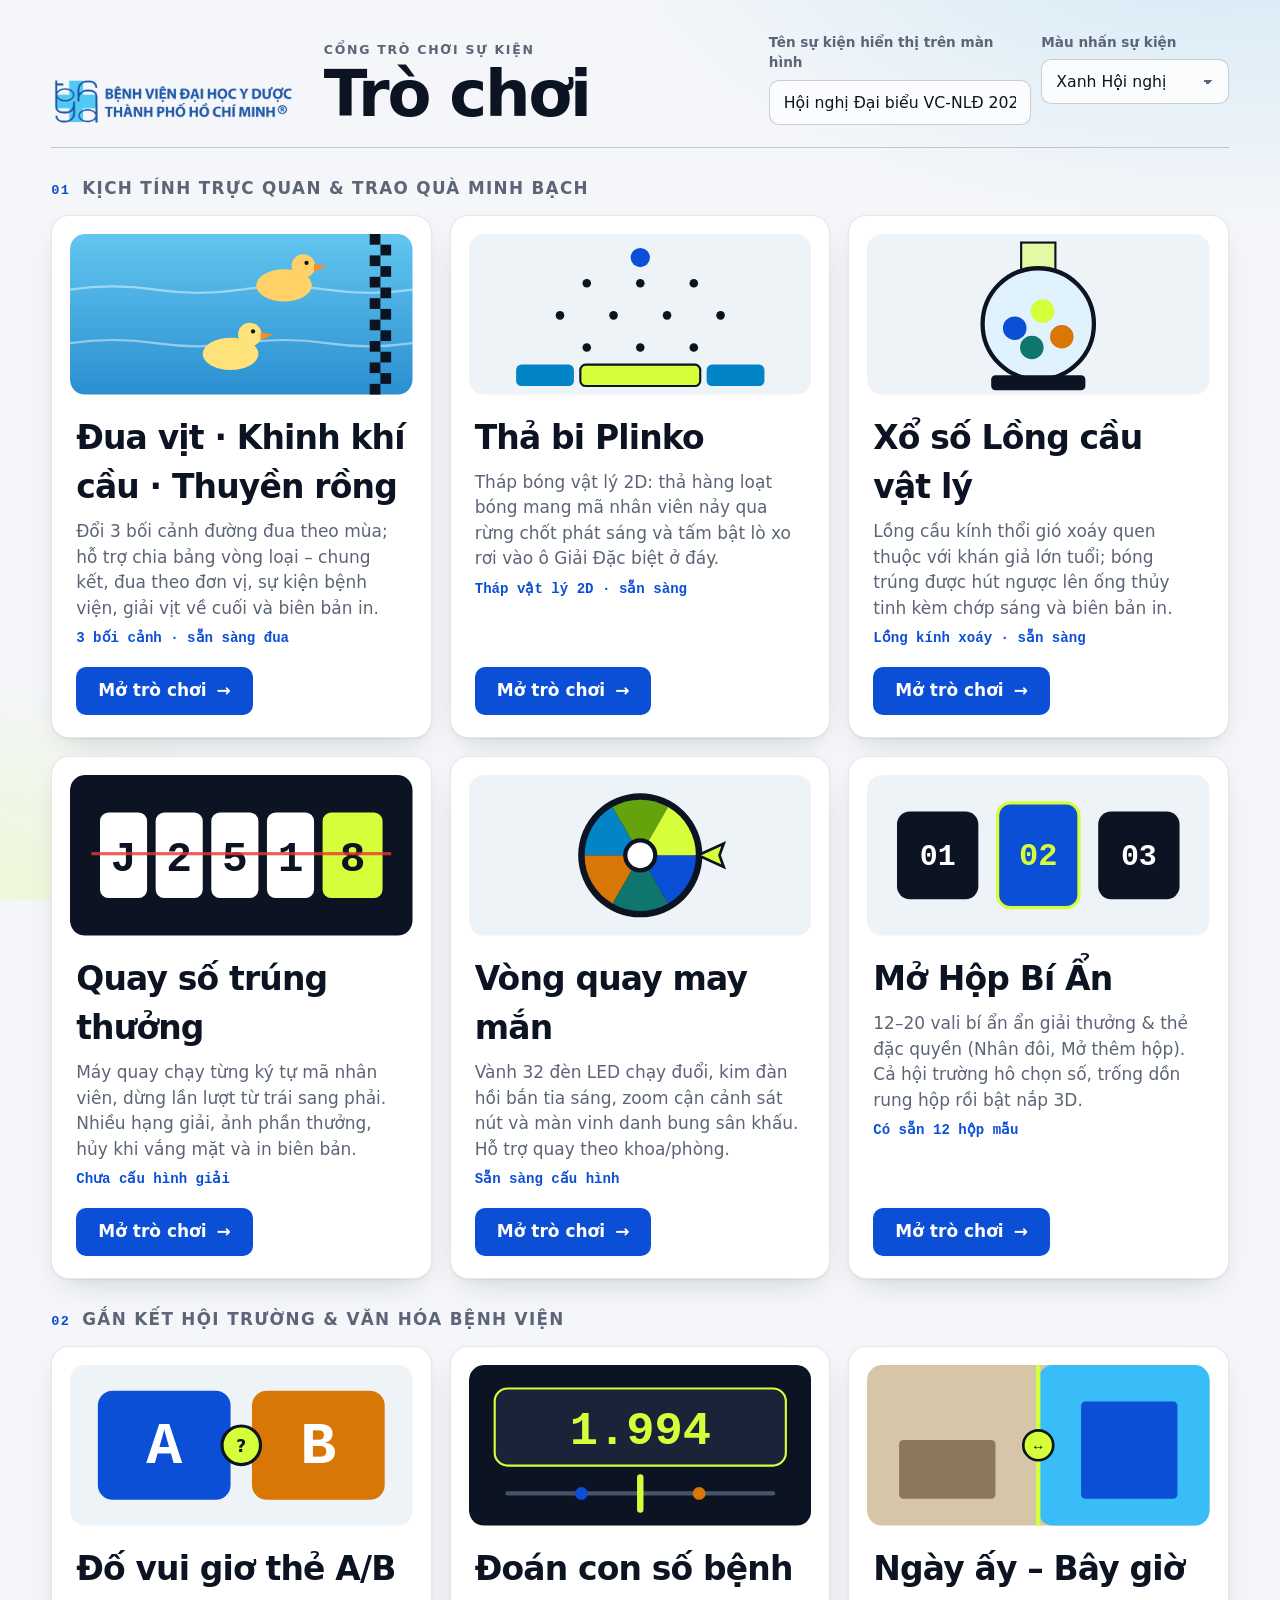
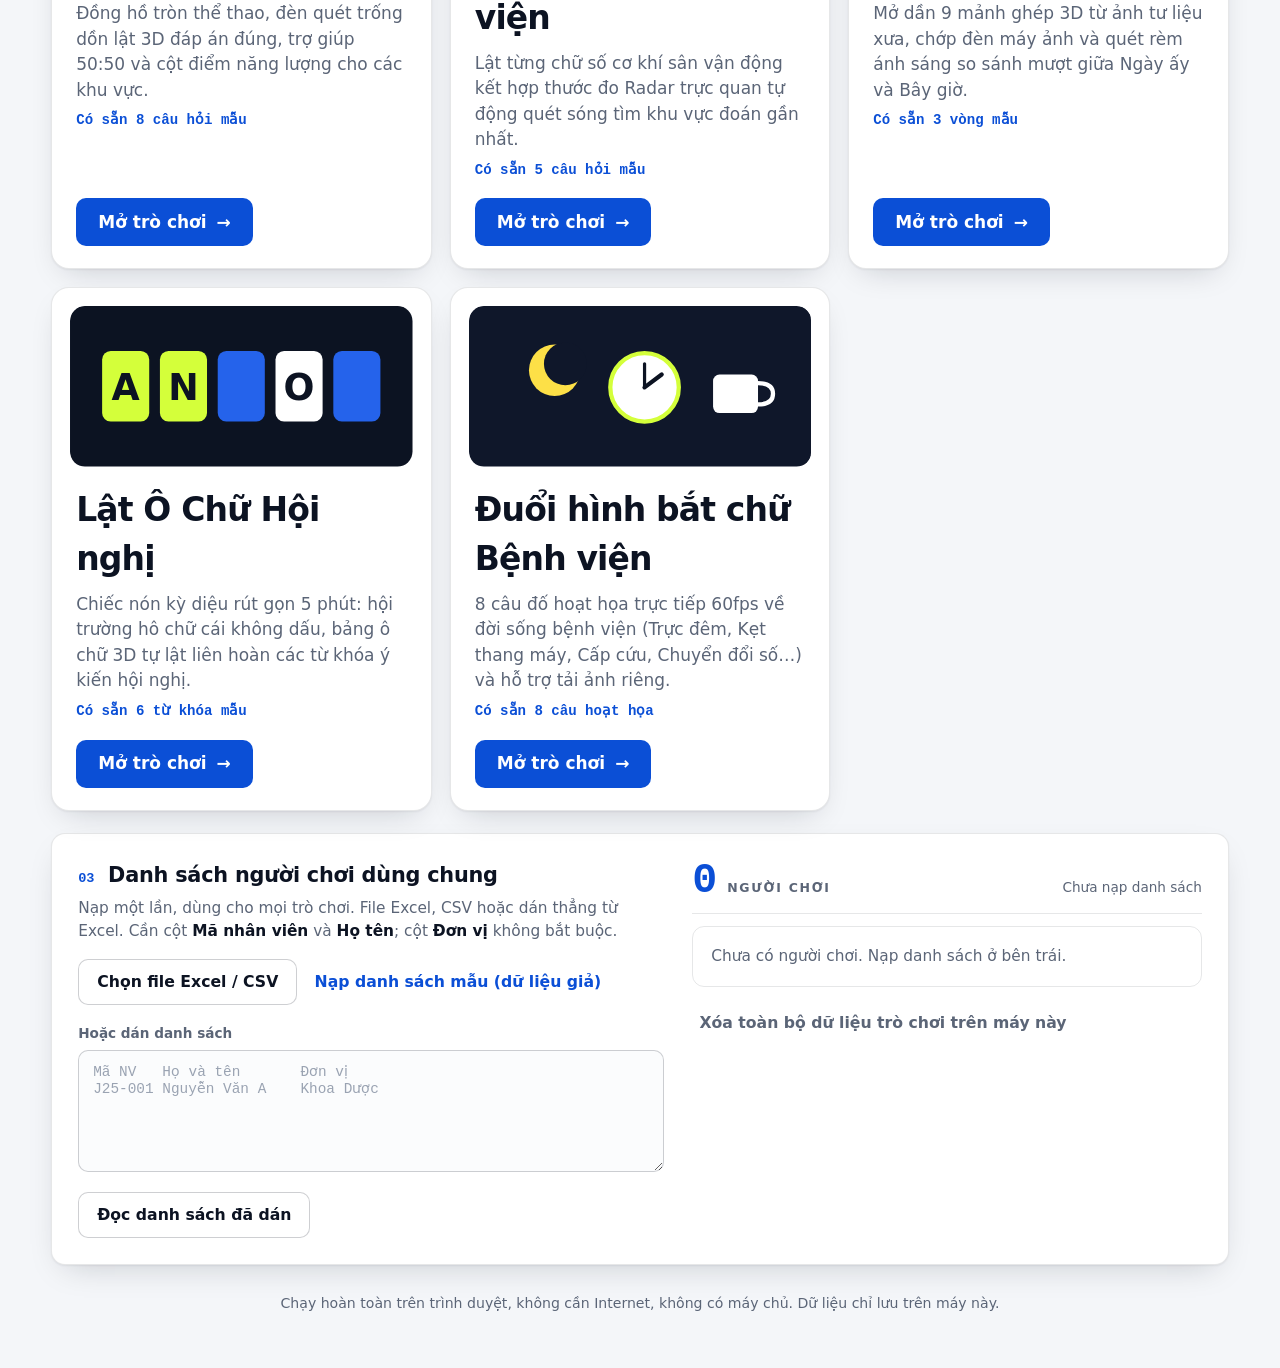
<file: index.html>
<!doctype html>
<html lang="vi">
<head>
  <meta charset="utf-8">
  <meta name="viewport" content="width=device-width, initial-scale=1">
  <title>Trò chơi sự kiện</title>
  <link rel="icon" href="data:image/svg+xml,%3Csvg xmlns='http://www.w3.org/2000/svg' viewBox='0 0 64 64'%3E%3Crect width='64' height='64' rx='14' fill='%230b4fd6'/%3E%3Cellipse cx='28' cy='38' rx='18' ry='11' fill='%23ffe27a'/%3E%3Ccircle cx='41' cy='25' r='9' fill='%23ffe27a'/%3E%3Cpath d='M49 23l8 2-8 3z' fill='%23ff8a1f'/%3E%3C/svg%3E">
  <link rel="stylesheet" href="css/chung.css">
  <link rel="stylesheet" href="css/cong.css">
</head>
<body>
  <main class="cong" aria-labelledby="tieu-de-cong">
    <header class="cong-dau">
      <img src="assets/logo.png" alt="Bệnh viện Đại học Y Dược Thành phố Hồ Chí Minh" class="logo" width="220" height="47">
      <div class="cong-tieu-de">
        <p class="nhan-nho">Cổng trò chơi sự kiện</p>
        <h1 id="tieu-de-cong">Trò chơi</h1>
      </div>
      <div class="cong-su-kien">
        <div>
          <label class="nhan" for="o-su-kien">Tên sự kiện hiển thị trên màn hình</label>
          <input id="o-su-kien" type="text" maxlength="80">
        </div>
        <div>
          <label class="nhan" for="o-chu-de">Màu nhấn sự kiện</label>
          <select id="o-chu-de">
            <option value="hoi-nghi">Xanh Hội nghị</option>
            <option value="le-tet">Đỏ Lễ – Tết</option>
            <option value="y-te">Xanh ngọc Y tế</option>
          </select>
        </div>
      </div>
    </header>

    <h2 class="nhom-tieu-de"><span>01</span>Kịch tính trực quan &amp; Trao quà minh bạch</h2>
    <section class="luoi-tro-choi" aria-label="Nhóm trò chơi kịch tính và trao quà">
      <a class="the-tro-choi vit" href="dua-vit.html">
        <svg class="minh-hoa" viewBox="0 0 320 150" aria-hidden="true">
          <defs><linearGradient id="nuoc" x1="0" y1="0" x2="0" y2="1"><stop offset="0" stop-color="#62c6f0"/><stop offset="1" stop-color="#2a8fd0"/></linearGradient></defs>
          <rect width="320" height="150" rx="14" fill="url(#nuoc)"/>
          <g stroke="#fff" stroke-opacity=".45" stroke-width="2" fill="none"><path d="M0 52 Q40 46 80 52 T160 52 T240 52 T320 52"/><path d="M0 102 Q40 96 80 102 T160 102 T240 102 T320 102"/></g>
          <g class="vit-1"><ellipse cx="200" cy="48" rx="26" ry="15" fill="#ffd166"/><circle cx="218" cy="30" r="11" fill="#ffd166"/><path d="M228 28l12 2-12 5z" fill="#ff8a1f"/><circle cx="221" cy="27" r="2" fill="#111"/></g>
          <g class="vit-2"><ellipse cx="150" cy="112" rx="26" ry="15" fill="#ffe27a"/><circle cx="168" cy="94" r="11" fill="#ffe27a"/><path d="M178 92l12 2-12 5z" fill="#ff8a1f"/><circle cx="171" cy="91" r="2" fill="#111"/></g>
          <g fill="#0c1322"><rect x="280" y="0" width="10" height="10"/><rect x="290" y="10" width="10" height="10"/><rect x="280" y="20" width="10" height="10"/><rect x="290" y="30" width="10" height="10"/><rect x="280" y="40" width="10" height="10"/><rect x="290" y="50" width="10" height="10"/><rect x="280" y="60" width="10" height="10"/><rect x="290" y="70" width="10" height="10"/><rect x="280" y="80" width="10" height="10"/><rect x="290" y="90" width="10" height="10"/><rect x="280" y="100" width="10" height="10"/><rect x="290" y="110" width="10" height="10"/><rect x="280" y="120" width="10" height="10"/><rect x="290" y="130" width="10" height="10"/><rect x="280" y="140" width="10" height="10"/></g>
        </svg>
        <div class="the-noi-dung">
          <h2>Đua vịt · Khinh khí cầu · Thuyền rồng</h2>
          <p>Đổi 3 bối cảnh đường đua theo mùa; hỗ trợ chia bảng vòng loại – chung kết, đua theo đơn vị, sự kiện bệnh viện, giải vịt về cuối và biên bản in.</p>
          <p class="the-so-lieu" id="so-lieu-vit"></p>
        </div>
        <span class="the-mo">Mở trò chơi <span aria-hidden="true">→</span></span>
      </a>

      <a class="the-tro-choi plinko" href="plinko.html">
        <svg class="minh-hoa" viewBox="0 0 320 150" aria-hidden="true">
          <rect width="320" height="150" rx="14" fill="#eef3f8"/>
          <g fill="#0c1322"><circle cx="110" cy="46" r="4"/><circle cx="160" cy="46" r="4"/><circle cx="210" cy="46" r="4"/><circle cx="85" cy="76" r="4"/><circle cx="135" cy="76" r="4"/><circle cx="185" cy="76" r="4"/><circle cx="235" cy="76" r="4"/><circle cx="110" cy="106" r="4"/><circle cx="160" cy="106" r="4"/><circle cx="210" cy="106" r="4"/></g>
          <circle cx="160" cy="22" r="9" fill="#0b4fd6" class="bi-roi"/>
          <rect x="44" y="122" width="54" height="20" rx="5" fill="#0284c7"/>
          <rect x="104" y="122" width="112" height="20" rx="5" fill="#d4ff3a" stroke="#0c1322" stroke-width="2"/>
          <rect x="222" y="122" width="54" height="20" rx="5" fill="#0284c7"/>
        </svg>
        <div class="the-noi-dung">
          <h2>Thả bi Plinko</h2>
          <p>Tháp bóng vật lý 2D: thả hàng loạt bóng mang mã nhân viên nảy qua rừng chốt phát sáng và tấm bật lò xo rơi vào ô Giải Đặc biệt ở đáy.</p>
          <p class="the-so-lieu" id="so-lieu-plinko"></p>
        </div>
        <span class="the-mo">Mở trò chơi <span aria-hidden="true">→</span></span>
      </a>

      <a class="the-tro-choi long-cau" href="long-cau.html">
        <svg class="minh-hoa" viewBox="0 0 320 150" aria-hidden="true">
          <rect width="320" height="150" rx="14" fill="#eef3f8"/>
          <rect x="144" y="8" width="32" height="32" fill="#d4ff3a" fill-opacity=".45" stroke="#0c1322" stroke-width="2"/>
          <circle cx="160" cy="84" r="52" fill="#e0f2fe" stroke="#0c1322" stroke-width="4"/>
          <g class="cau-bay">
            <circle cx="138" cy="88" r="11" fill="#0b4fd6"/><circle cx="164" cy="72" r="11" fill="#d4ff3a"/><circle cx="182" cy="96" r="11" fill="#d97706"/><circle cx="154" cy="106" r="11" fill="#0f766e"/>
          </g>
          <rect x="116" y="132" width="88" height="14" rx="4" fill="#0c1322"/>
        </svg>
        <div class="the-noi-dung">
          <h2>Xổ số Lồng cầu vật lý</h2>
          <p>Lồng cầu kính thổi gió xoáy quen thuộc với khán giả lớn tuổi; bóng trúng được hút ngược lên ống thủy tinh kèm chớp sáng và biên bản in.</p>
          <p class="the-so-lieu" id="so-lieu-long-cau"></p>
        </div>
        <span class="the-mo">Mở trò chơi <span aria-hidden="true">→</span></span>
      </a>

      <a class="the-tro-choi quay" href="quay-so.html">
        <svg class="minh-hoa" viewBox="0 0 320 150" aria-hidden="true">
          <rect width="320" height="150" rx="14" fill="#0c1322"/>
          <g font-family="ui-monospace, Menlo, monospace" font-weight="800" font-size="40" text-anchor="middle">
            <rect x="28" y="35" width="44" height="80" rx="8" fill="#fff"/><text x="50" y="90" fill="#0c1322">J</text>
            <rect x="80" y="35" width="44" height="80" rx="8" fill="#fff"/><text x="102" y="90" fill="#0c1322">2</text>
            <rect x="132" y="35" width="44" height="80" rx="8" fill="#fff"/><text x="154" y="90" fill="#0c1322">5</text>
            <rect x="184" y="35" width="44" height="80" rx="8" fill="#fff"/><text x="206" y="90" fill="#0c1322">1</text>
            <rect x="236" y="35" width="56" height="80" rx="8" fill="#d4ff3a" class="o-quay"/><text x="264" y="90" fill="#0c1322">8</text>
          </g>
          <rect x="20" y="72" width="280" height="3" fill="#e53935" opacity=".8"/>
        </svg>
        <div class="the-noi-dung">
          <h2>Quay số trúng thưởng</h2>
          <p>Máy quay chạy từng ký tự mã nhân viên, dừng lần lượt từ trái sang phải. Nhiều hạng giải, ảnh phần thưởng, hủy khi vắng mặt và in biên bản.</p>
          <p class="the-so-lieu" id="so-lieu-quay"></p>
        </div>
        <span class="the-mo">Mở trò chơi <span aria-hidden="true">→</span></span>
      </a>

      <a class="the-tro-choi vong-quay" href="vong-quay.html">
        <svg class="minh-hoa" viewBox="0 0 320 150" aria-hidden="true">
          <rect width="320" height="150" rx="14" fill="#eef3f8"/>
          <g class="banh-quay">
            <circle cx="160" cy="75" r="58" fill="#0c1322"/>
            <path d="M160 75 L212 75 A52 52 0 0 1 186 120 Z" fill="#0b4fd6"/>
            <path d="M160 75 L186 120 A52 52 0 0 1 134 120 Z" fill="#0f766e"/>
            <path d="M160 75 L134 120 A52 52 0 0 1 108 75 Z" fill="#d97706"/>
            <path d="M160 75 L108 75 A52 52 0 0 1 134 30 Z" fill="#0284c7"/>
            <path d="M160 75 L134 30 A52 52 0 0 1 186 30 Z" fill="#65a30d"/>
            <path d="M160 75 L186 30 A52 52 0 0 1 212 75 Z" fill="#d4ff3a"/>
            <circle cx="160" cy="75" r="14" fill="#fff" stroke="#0c1322" stroke-width="4"/>
          </g>
          <polygon points="214,75 238,64 234,75 238,86" fill="#d4ff3a" stroke="#0c1322" stroke-width="2.5"/>
        </svg>
        <div class="the-noi-dung">
          <h2>Vòng quay may mắn</h2>
          <p>Vành 32 đèn LED chạy đuổi, kim đàn hồi bắn tia sáng, zoom cận cảnh sát nút và màn vinh danh bung sân khấu. Hỗ trợ quay theo khoa/phòng.</p>
          <p class="the-so-lieu" id="so-lieu-vong"></p>
        </div>
        <span class="the-mo">Mở trò chơi <span aria-hidden="true">→</span></span>
      </a>

      <a class="the-tro-choi hop-bi-an" href="hop-bi-an.html">
        <svg class="minh-hoa" viewBox="0 0 320 150" aria-hidden="true">
          <rect width="320" height="150" rx="14" fill="#eef3f8"/>
          <rect x="28" y="34" width="76" height="82" rx="12" fill="#0c1322"/>
          <text x="66" y="84" text-anchor="middle" font-family="ui-monospace, monospace" font-weight="900" font-size="28" fill="#fff">01</text>
          <rect x="122" y="26" width="76" height="98" rx="12" fill="#0b4fd6" stroke="#d4ff3a" stroke-width="3" class="hop-sang"/>
          <text x="160" y="84" text-anchor="middle" font-family="ui-monospace, monospace" font-weight="900" font-size="30" fill="#d4ff3a">02</text>
          <rect x="216" y="34" width="76" height="82" rx="12" fill="#0c1322"/>
          <text x="254" y="84" text-anchor="middle" font-family="ui-monospace, monospace" font-weight="900" font-size="28" fill="#fff">03</text>
        </svg>
        <div class="the-noi-dung">
          <h2>Mở Hộp Bí Ẩn</h2>
          <p>12–20 vali bí ẩn ẩn giải thưởng &amp; thẻ đặc quyền (Nhân đôi, Mở thêm hộp). Cả hội trường hô chọn số, trống dồn rung hộp rồi bật nắp 3D.</p>
          <p class="the-so-lieu" id="so-lieu-hop"></p>
        </div>
        <span class="the-mo">Mở trò chơi <span aria-hidden="true">→</span></span>
      </a>
    </section>

    <h2 class="nhom-tieu-de"><span>02</span>Gắn kết hội trường &amp; Văn hóa Bệnh viện</h2>
    <section class="luoi-tro-choi" aria-label="Nhóm trò chơi đố vui và gắn kết">
      <a class="the-tro-choi do-vui" href="do-vui.html">
        <svg class="minh-hoa" viewBox="0 0 320 150" aria-hidden="true">
          <rect width="320" height="150" rx="14" fill="#eef3f8"/>
          <g class="the-a"><rect x="26" y="24" width="124" height="102" rx="14" fill="#0b4fd6"/><text x="88" y="92" text-anchor="middle" font-family="ui-monospace, Menlo, monospace" font-weight="900" font-size="56" fill="#fff">A</text></g>
          <g class="the-b"><rect x="170" y="24" width="124" height="102" rx="14" fill="#d97706"/><text x="232" y="92" text-anchor="middle" font-family="ui-monospace, Menlo, monospace" font-weight="900" font-size="56" fill="#fff">B</text></g>
          <circle cx="160" cy="75" r="18" fill="#d4ff3a" stroke="#0c1322" stroke-width="3"/><text x="160" y="81" text-anchor="middle" font-family="system-ui, sans-serif" font-weight="900" font-size="16" fill="#0c1322">?</text>
        </svg>
        <div class="the-noi-dung">
          <h2>Đố vui giơ thẻ A/B</h2>
          <p>Đồng hồ tròn thể thao, đèn quét trống dồn lật 3D đáp án đúng, trợ giúp 50:50 và cột điểm năng lượng cho các khu vực.</p>
          <p class="the-so-lieu" id="so-lieu-do-vui"></p>
        </div>
        <span class="the-mo">Mở trò chơi <span aria-hidden="true">→</span></span>
      </a>

      <a class="the-tro-choi doan-so" href="doan-so.html">
        <svg class="minh-hoa" viewBox="0 0 320 150" aria-hidden="true">
          <rect width="320" height="150" rx="14" fill="#0c1322"/>
          <rect x="24" y="22" width="272" height="72" rx="12" fill="#1a2438" stroke="#d4ff3a" stroke-width="2"/>
          <text x="160" y="74" text-anchor="middle" font-family="ui-monospace, Menlo, monospace" font-weight="900" font-size="44" fill="#d4ff3a">1.994</text>
          <line x1="36" y1="120" x2="284" y2="120" stroke="#475569" stroke-width="4" stroke-linecap="round"/>
          <circle cx="105" cy="120" r="6" fill="#0b4fd6"/><circle cx="215" cy="120" r="6" fill="#d97706"/>
          <g class="tia-radar"><rect x="157" y="102" width="6" height="36" rx="3" fill="#d4ff3a"/></g>
        </svg>
        <div class="the-noi-dung">
          <h2>Đoán con số bệnh viện</h2>
          <p>Lật từng chữ số cơ khí sân vận động kết hợp thước đo Radar trực quan tự động quét sóng tìm khu vực đoán gần nhất.</p>
          <p class="the-so-lieu" id="so-lieu-doan-so"></p>
        </div>
        <span class="the-mo">Mở trò chơi <span aria-hidden="true">→</span></span>
      </a>

      <a class="the-tro-choi ngay-ay" href="ngay-ay-bay-gio.html">
        <svg class="minh-hoa" viewBox="0 0 320 150" aria-hidden="true">
          <rect width="320" height="150" rx="14" fill="#d6c5a7"/>
          <rect x="160" y="0" width="160" height="150" rx="14" fill="#38bdf8"/>
          <rect x="30" y="70" width="90" height="55" rx="4" fill="#8c765c"/>
          <rect x="200" y="34" width="90" height="91" rx="4" fill="#0b4fd6"/>
          <g class="rem-quyet"><rect x="158" y="0" width="4" height="150" fill="#d4ff3a"/><circle cx="160" cy="75" r="14" fill="#d4ff3a" stroke="#0c1322" stroke-width="2.5"/><text x="160" y="80" text-anchor="middle" font-family="ui-monospace, monospace" font-weight="900" font-size="13" fill="#0c1322">↔</text></g>
        </svg>
        <div class="the-noi-dung">
          <h2>Ngày ấy – Bây giờ</h2>
          <p>Mở dần 9 mảnh ghép 3D từ ảnh tư liệu xưa, chớp đèn máy ảnh và quét rèm ánh sáng so sánh mượt giữa Ngày ấy và Bây giờ.</p>
          <p class="the-so-lieu" id="so-lieu-ngay-ay"></p>
        </div>
        <span class="the-mo">Mở trò chơi <span aria-hidden="true">→</span></span>
      </a>

      <a class="the-tro-choi o-chu" href="o-chu.html">
        <svg class="minh-hoa" viewBox="0 0 320 150" aria-hidden="true">
          <rect width="320" height="150" rx="14" fill="#0c1322"/>
          <rect x="30" y="42" width="44" height="66" rx="8" fill="#d4ff3a"/><text x="52" y="88" text-anchor="middle" font-family="system-ui, sans-serif" font-weight="900" font-size="34" fill="#0c1322">A</text>
          <rect x="84" y="42" width="44" height="66" rx="8" fill="#d4ff3a"/><text x="106" y="88" text-anchor="middle" font-family="system-ui, sans-serif" font-weight="900" font-size="34" fill="#0c1322">N</text>
          <rect x="138" y="42" width="44" height="66" rx="8" fill="#2563eb"/>
          <rect x="192" y="42" width="44" height="66" rx="8" fill="#ffffff"/><text x="214" y="88" text-anchor="middle" font-family="system-ui, sans-serif" font-weight="900" font-size="34" fill="#0c1322">O</text>
          <rect x="246" y="42" width="44" height="66" rx="8" fill="#2563eb"/>
        </svg>
        <div class="the-noi-dung">
          <h2>Lật Ô Chữ Hội nghị</h2>
          <p>Chiếc nón kỳ diệu rút gọn 5 phút: hội trường hô chữ cái không dấu, bảng ô chữ 3D tự lật liên hoàn các từ khóa ý kiến hội nghị.</p>
          <p class="the-so-lieu" id="so-lieu-o-chu"></p>
        </div>
        <span class="the-mo">Mở trò chơi <span aria-hidden="true">→</span></span>
      </a>

      <a class="the-tro-choi duoi-hinh" href="duoi-hinh.html">
        <svg class="minh-hoa" viewBox="0 0 320 150" aria-hidden="true">
          <rect width="320" height="150" rx="14" fill="#0f172a"/>
          <circle cx="80" cy="60" r="24" fill="#fde047"/><circle cx="90" cy="54" r="20" fill="#0f172a"/>
          <circle cx="164" cy="76" r="32" fill="#fff" stroke="#d4ff3a" stroke-width="4"/>
          <line x1="164" y1="76" x2="180" y2="64" stroke="#0c1322" stroke-width="4" stroke-linecap="round"/>
          <line x1="164" y1="76" x2="164" y2="54" stroke="#0c1322" stroke-width="3" stroke-linecap="round"/>
          <rect x="228" y="64" width="42" height="36" rx="6" fill="#fff"/>
          <path d="M270 72 Q284 72 284 82 Q284 92 270 92" fill="none" stroke="#fff" stroke-width="4"/>
        </svg>
        <div class="the-noi-dung">
          <h2>Đuổi hình bắt chữ Bệnh viện</h2>
          <p>8 câu đố hoạt họa trực tiếp 60fps về đời sống bệnh viện (Trực đêm, Kẹt thang máy, Cấp cứu, Chuyển đổi số…) và hỗ trợ tải ảnh riêng.</p>
          <p class="the-so-lieu" id="so-lieu-duoi-hinh"></p>
        </div>
        <span class="the-mo">Mở trò chơi <span aria-hidden="true">→</span></span>
      </a>
    </section>

    <section id="danh-sach" class="the khung-danh-sach" aria-labelledby="h-danh-sach">
      <div class="ds-trai">
        <h2 id="h-danh-sach"><span class="so-buoc">03</span>Danh sách người chơi dùng chung</h2>
        <p class="goi-y">Nạp một lần, dùng cho mọi trò chơi. File Excel, CSV hoặc dán thẳng từ Excel. Cần cột <b>Mã nhân viên</b> và <b>Họ tên</b>; cột <b>Đơn vị</b> không bắt buộc.</p>
        <div class="hang-nut">
          <label class="nut nut-vien" for="chon-file">Chọn file Excel / CSV</label>
          <input id="chon-file" type="file" accept=".xlsx,.csv,.txt" class="an-di">
          <button type="button" id="nut-mau" class="nut nut-chu">Nạp danh sách mẫu (dữ liệu giả)</button>
        </div>
        <label for="o-dan" class="nhan">Hoặc dán danh sách</label>
        <textarea id="o-dan" rows="6" spellcheck="false" placeholder="Mã NV&#9;Họ và tên&#9;Đơn vị&#10;J25-001&#9;Nguyễn Văn A&#9;Khoa Dược"></textarea>
        <button type="button" id="nut-doc" class="nut nut-vien">Đọc danh sách đã dán</button>
        <div id="trang-thai-ds" class="trang-thai" role="status" aria-live="polite"></div>
      </div>
      <div class="ds-phai">
        <div class="ds-tom-tat">
          <div><span class="ds-so" id="ds-so">0</span><span class="nhan-nho">người chơi</span></div>
          <p class="goi-y" id="ds-cap-nhat"></p>
        </div>
        <div class="ds-xem" id="ds-xem"></div>
        <button type="button" id="nut-xoa" class="nut nut-chu nut-nguy">Xóa toàn bộ dữ liệu trò chơi trên máy này</button>
      </div>
    </section>

    <footer class="cong-chan">
      <p>Chạy hoàn toàn trên trình duyệt, không cần Internet, không có máy chủ. Dữ liệu chỉ lưu trên máy này.</p>
    </footer>
  </main>

  <script src="vendor/exceljs.min.js" defer></script>
  <script src="js/chung/danh-sach.js" defer></script>
  <script src="js/chung/luu-tru.js" defer></script>
  <script src="js/chung/nap-danh-sach.js" defer></script>
  <script src="js/cong.js" defer></script>
</body>
</html>
</file>
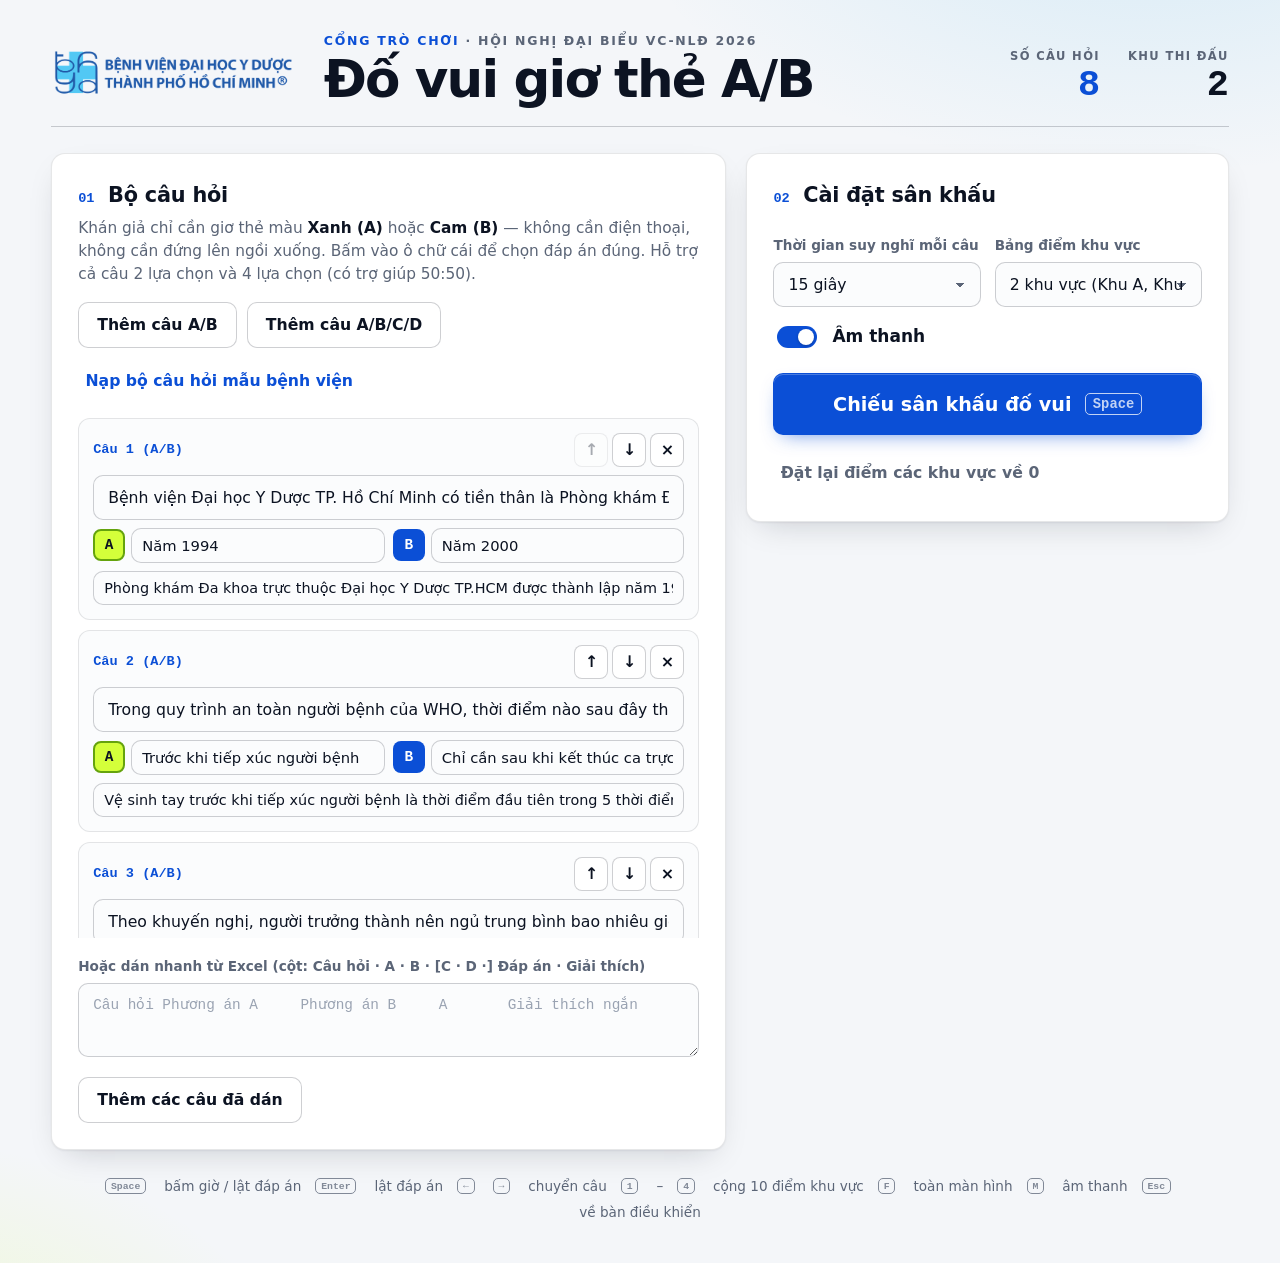
<file: do-vui.html>
<!doctype html>
<html lang="vi">
<head>
  <meta charset="utf-8">
  <meta name="viewport" content="width=device-width, initial-scale=1">
  <title>Đố vui giơ thẻ A/B</title>
  <link rel="icon" href="data:image/svg+xml,%3Csvg xmlns='http://www.w3.org/2000/svg' viewBox='0 0 64 64'%3E%3Crect width='64' height='64' rx='14' fill='%230b4fd6'/%3E%3Ctext x='20' y='44' font-family='monospace' font-weight='800' font-size='28' fill='%23fff'%3EA%3C/text%3E%3Ctext x='38' y='44' font-family='monospace' font-weight='800' font-size='28' fill='%23d4ff3a'%3EB%3C/text%3E%3C/svg%3E">
  <link rel="stylesheet" href="css/chung.css">
  <link rel="stylesheet" href="css/do-vui.css">
</head>
<body>
  <!-- ── Bàn điều khiển ── -->
  <main id="man-chuan-bi" class="man chuan-bi" aria-labelledby="tieu-de-chuan-bi">
    <header class="cb-dau">
      <a href="index.html" class="ve-cong" aria-label="Về cổng trò chơi"><img src="assets/logo.png" alt="Bệnh viện Đại học Y Dược Thành phố Hồ Chí Minh" class="logo" width="220" height="47"></a>
      <div class="cb-tieu-de">
        <p class="nhan-nho"><a href="index.html" class="lien-ket-cong">Cổng trò chơi</a> · <span class="ten-su-kien"></span></p>
        <h1 id="tieu-de-chuan-bi">Đố vui giơ thẻ A/B</h1>
      </div>
      <dl class="tong-ket" aria-label="Tình trạng bộ câu hỏi">
        <div><dt>Số câu hỏi</dt><dd id="so-cau">0</dd></div>
        <div><dt>Khu thi đấu</dt><dd id="so-doi-tk">0</dd></div>
      </dl>
    </header>

    <div class="cb-luoi dv-luoi">
      <section class="the" aria-labelledby="h-cau-hoi">
        <h2 id="h-cau-hoi"><span class="so-buoc">01</span>Bộ câu hỏi</h2>
        <p class="goi-y">Khán giả chỉ cần giơ thẻ màu <b>Xanh (A)</b> hoặc <b>Cam (B)</b> — không cần điện thoại, không cần đứng lên ngồi xuống. Bấm vào ô chữ cái để chọn đáp án đúng. Hỗ trợ cả câu 2 lựa chọn và 4 lựa chọn (có trợ giúp 50:50).</p>
        <div class="hang-nut">
          <button type="button" id="nut-them-ab" class="nut nut-vien">Thêm câu A/B</button>
          <button type="button" id="nut-them-4" class="nut nut-vien">Thêm câu A/B/C/D</button>
          <button type="button" id="nut-cau-mau" class="nut nut-chu">Nạp bộ câu hỏi mẫu bệnh viện</button>
        </div>
        <ol id="ds-cau-hoi" class="ds-cau-hoi"></ol>

        <label class="nhan" for="o-dan-cau">Hoặc dán nhanh từ Excel (cột: Câu hỏi · A · B · [C · D ·] Đáp án · Giải thích)</label>
        <textarea id="o-dan-cau" rows="3" spellcheck="false" placeholder="Câu hỏi&#9;Phương án A&#9;Phương án B&#9;A&#9;Giải thích ngắn"></textarea>
        <button type="button" id="nut-nap-dan" class="nut nut-vien">Thêm các câu đã dán</button>
        <div id="trang-thai-dv" class="trang-thai" role="status" aria-live="polite"></div>
      </section>

      <section class="the" aria-labelledby="h-cai-dat">
        <h2 id="h-cai-dat"><span class="so-buoc">02</span>Cài đặt sân khấu</h2>
        <div class="hai-cot">
          <div>
            <label class="nhan" for="o-gio-cau">Thời gian suy nghĩ mỗi câu</label>
            <select id="o-gio-cau">
              <option value="0">Không đếm ngược</option>
              <option value="10">10 giây</option>
              <option value="15" selected>15 giây</option>
              <option value="20">20 giây</option>
              <option value="30">30 giây</option>
            </select>
          </div>
          <div>
            <label class="nhan" for="o-so-doi">Bảng điểm khu vực</label>
            <select id="o-so-doi">
              <option value="0">Không tính điểm đội</option>
              <option value="2" selected>2 khu vực (Khu A, Khu B)</option>
              <option value="3">3 khu vực (Khu A, B, C)</option>
              <option value="4">4 khu vực (Khu A, B, C, D)</option>
            </select>
          </div>
        </div>
        <label class="hop-chon"><input id="o-am-thanh" type="checkbox" checked><span>Âm thanh</span></label>
        <button type="button" id="nut-vao" class="nut nut-chinh nut-to" disabled><span>Chiếu sân khấu đố vui</span><kbd>Space</kbd></button>
        <div class="hang-nut">
          <button type="button" id="nut-dat-lai-diem" class="nut nut-chu nut-nguy">Đặt lại điểm các khu vực về 0</button>
        </div>
      </section>
    </div>
    <p class="phim-tat"><kbd>Space</kbd> bấm giờ / lật đáp án <kbd>Enter</kbd> lật đáp án <kbd>←</kbd><kbd>→</kbd> chuyển câu <kbd>1</kbd>–<kbd>4</kbd> cộng 10 điểm khu vực <kbd>F</kbd> toàn màn hình <kbd>M</kbd> âm thanh <kbd>Esc</kbd> về bàn điều khiển</p>
  </main>

  <!-- ── Sân khấu ── -->
  <section id="man-san-khau" class="man dv-san-khau" aria-label="Sân khấu đố vui" hidden>
    <div class="dv-nen" aria-hidden="true"><span></span><span></span></div>
    <div class="dv-den" aria-hidden="true"><span></span><span></span></div>

    <header class="dv-dau">
      <div class="dv-trai">
        <img src="assets/logo.png" alt="" class="logo-nho" width="160" height="34">
        <div>
          <p class="nhan-nho ten-su-kien"></p>
          <div class="dv-chi-so-hang">
            <p id="sk-chi-so" class="dv-chi-so"></p>
            <div id="sk-cham" class="dv-tien-do-cham" aria-hidden="true"></div>
          </div>
        </div>
      </div>
      <div id="sk-vong-gio" class="dv-vong-gio">
        <svg viewBox="0 0 84 84" aria-hidden="true">
          <circle class="nen-vong" cx="42" cy="42" r="36"/>
          <circle id="sk-vong-tien" class="tien-vong" cx="42" cy="42" r="36"/>
        </svg>
        <span id="sk-dong-ho" class="dv-dong-ho"></span>
      </div>
    </header>

    <div class="dv-trung-tam">
      <h2 id="sk-cau-hoi" class="dv-cau-hoi"></h2>
      <div id="sk-lua-chon" class="dv-lua-chon"></div>
      <p id="sk-giai-thich" class="dv-giai-thich" hidden aria-live="polite"></p>
    </div>

    <footer class="dv-chan">
      <div id="sk-bang-diem" class="dv-bang-diem" aria-label="Bảng điểm các khu vực"></div>
      <div class="hang-nut" style="margin: 0;">
        <button type="button" id="nut-truoc" class="nut nut-vien">Câu trước <kbd>←</kbd></button>
        <button type="button" id="nut-5050" class="nut nut-vien" hidden>Trợ giúp 50:50</button>
        <button type="button" id="nut-bam-gio" class="nut nut-vien">Bấm giờ <kbd>Space</kbd></button>
        <button type="button" id="nut-dap-an" class="nut nut-chinh">Lật đáp án <kbd>Enter</kbd></button>
        <button type="button" id="nut-sau" class="nut nut-vien">Câu tiếp <kbd>→</kbd></button>
        <button type="button" id="nut-ve" class="nut nut-chu">Về bàn điều khiển <kbd>Esc</kbd></button>
      </div>
    </footer>
    <canvas id="phao-dv" aria-hidden="true"></canvas>
  </section>

  <script src="js/chung/luu-tru.js" defer></script>
  <script src="js/chung/am-thanh.js" defer></script>
  <script src="js/chung/phao.js" defer></script>
  <script src="js/do-vui/do-vui.js" defer></script>
  <script src="js/do-vui/app.js" defer></script>
</body>
</html>
</file>
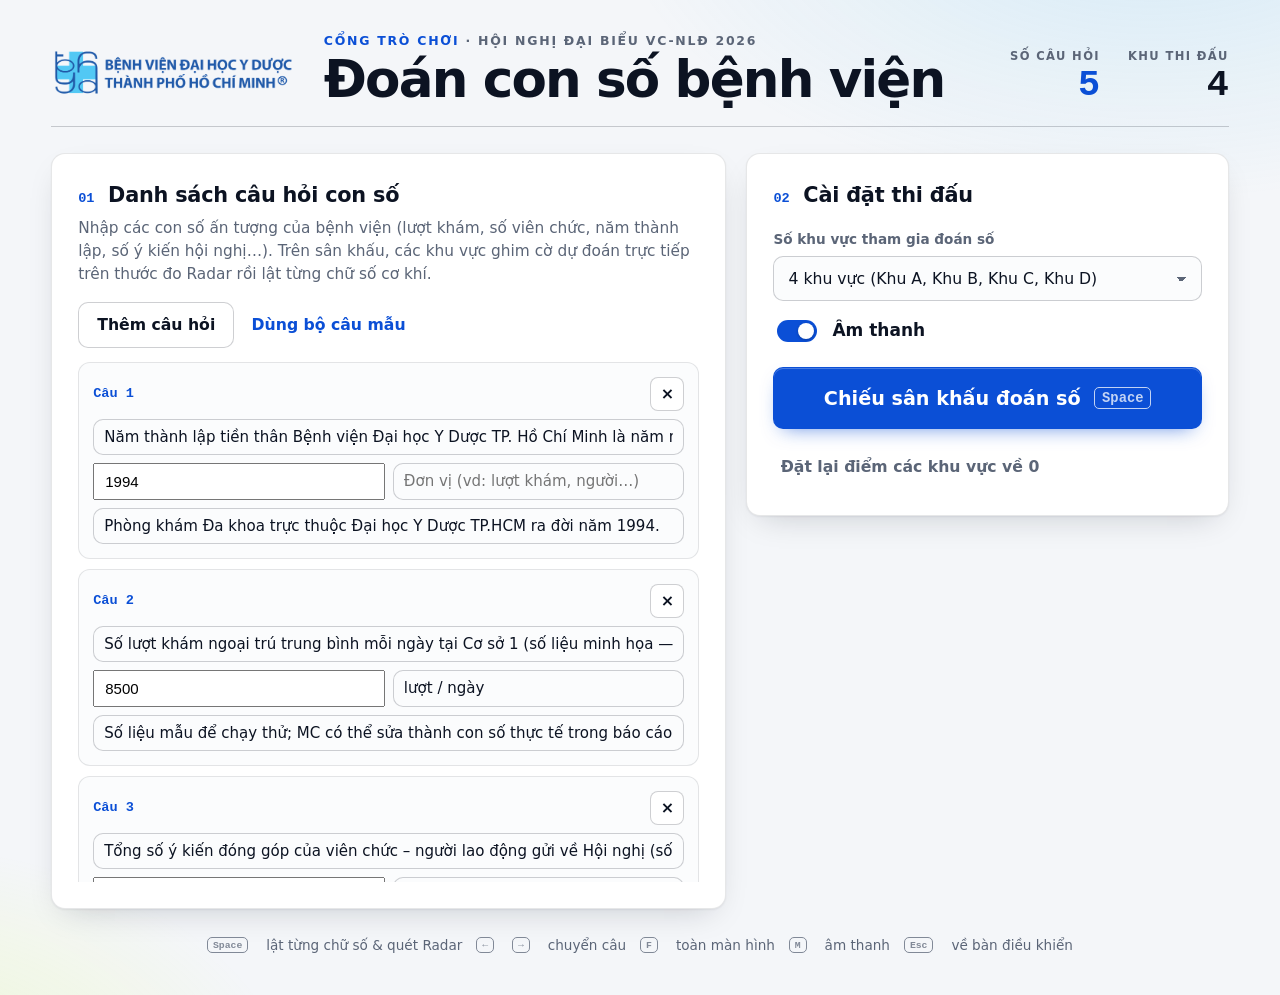
<file: doan-so.html>
<!doctype html>
<html lang="vi">
<head>
  <meta charset="utf-8">
  <meta name="viewport" content="width=device-width, initial-scale=1">
  <title>Đoán con số bệnh viện</title>
  <link rel="icon" href="data:image/svg+xml,%3Csvg xmlns='http://www.w3.org/2000/svg' viewBox='0 0 64 64'%3E%3Crect width='64' height='64' rx='14' fill='%230c1322'/%3E%3Ctext x='32' y='43' text-anchor='middle' font-family='monospace' font-weight='800' font-size='28' fill='%23d4ff3a'%3E123%3C/text%3E%3C/svg%3E">
  <link rel="stylesheet" href="css/chung.css">
  <link rel="stylesheet" href="css/doan-so.css">
</head>
<body>
  <!-- ── Bàn điều khiển ── -->
  <main id="man-chuan-bi" class="man chuan-bi" aria-labelledby="tieu-de-chuan-bi">
    <header class="cb-dau">
      <a href="index.html" class="ve-cong" aria-label="Về cổng trò chơi"><img src="assets/logo.png" alt="Bệnh viện Đại học Y Dược Thành phố Hồ Chí Minh" class="logo" width="220" height="47"></a>
      <div class="cb-tieu-de">
        <p class="nhan-nho"><a href="index.html" class="lien-ket-cong">Cổng trò chơi</a> · <span class="ten-su-kien"></span></p>
        <h1 id="tieu-de-chuan-bi">Đoán con số bệnh viện</h1>
      </div>
      <dl class="tong-ket" aria-label="Tình trạng bộ câu hỏi">
        <div><dt>Số câu hỏi</dt><dd id="so-cau">0</dd></div>
        <div><dt>Khu thi đấu</dt><dd id="so-khu-tk">0</dd></div>
      </dl>
    </header>

    <div class="cb-luoi ds-luoi">
      <section class="the" aria-labelledby="h-cau-so">
        <h2 id="h-cau-so"><span class="so-buoc">01</span>Danh sách câu hỏi con số</h2>
        <p class="goi-y">Nhập các con số ấn tượng của bệnh viện (lượt khám, số viên chức, năm thành lập, số ý kiến hội nghị…). Trên sân khấu, các khu vực ghim cờ dự đoán trực tiếp trên thước đo Radar rồi lật từng chữ số cơ khí.</p>
        <div class="hang-nut">
          <button type="button" id="nut-them-cau" class="nut nut-vien">Thêm câu hỏi</button>
          <button type="button" id="nut-nap-mau" class="nut nut-chu">Dùng bộ câu mẫu</button>
        </div>
        <ol id="ds-cau-so" class="ds-cau-so"></ol>
        <div id="trang-thai-dso" class="trang-thai" role="status" aria-live="polite"></div>
      </section>

      <section class="the" aria-labelledby="h-cai-dat">
        <h2 id="h-cai-dat"><span class="so-buoc">02</span>Cài đặt thi đấu</h2>
        <label class="nhan" for="o-so-khu">Số khu vực tham gia đoán số</label>
        <select id="o-so-khu">
          <option value="0">Chỉ chiếu và lật số (không chia khu)</option>
          <option value="2">2 khu vực (Khu A, Khu B)</option>
          <option value="3">3 khu vực (Khu A, Khu B, Khu C)</option>
          <option value="4" selected>4 khu vực (Khu A, Khu B, Khu C, Khu D)</option>
        </select>
        <label class="hop-chon"><input id="o-am-thanh" type="checkbox" checked><span>Âm thanh</span></label>
        <button type="button" id="nut-vao" class="nut nut-chinh nut-to" disabled><span>Chiếu sân khấu đoán số</span><kbd>Space</kbd></button>
        <div class="hang-nut">
          <button type="button" id="nut-dat-lai-diem" class="nut nut-chu nut-nguy">Đặt lại điểm các khu vực về 0</button>
        </div>
      </section>
    </div>
    <p class="phim-tat"><kbd>Space</kbd> lật từng chữ số & quét Radar <kbd>←</kbd><kbd>→</kbd> chuyển câu <kbd>F</kbd> toàn màn hình <kbd>M</kbd> âm thanh <kbd>Esc</kbd> về bàn điều khiển</p>
  </main>

  <!-- ── Sân khấu ── -->
  <section id="man-san-khau" class="man dso-san-khau" aria-label="Sân khấu đoán con số" hidden>
    <div class="dso-nen" aria-hidden="true"><span></span><span></span></div>

    <header class="dso-dau">
      <div class="dso-trai">
        <img src="assets/logo.png" alt="" class="logo-nho" width="160" height="34">
        <div>
          <p class="nhan-nho ten-su-kien"></p>
          <p id="sk-chi-so" class="dso-chi-so"></p>
        </div>
      </div>
    </header>

    <div class="dso-trung-tam">
      <h2 id="sk-cau-hoi" class="dso-cau-hoi"></h2>

      <div id="sk-bang-so" class="dso-khung-so" aria-live="polite">
        <div id="sk-cac-o" class="dso-cac-o"></div>
        <p id="sk-don-vi" class="dso-don-vi"></p>
      </div>

      <div id="sk-khung-thuoc" class="dso-khung-thuoc">
        <canvas id="thuoc-canvas" aria-label="Thước đo khoảng cách dự đoán"></canvas>
      </div>

      <p id="sk-ghi-chu" class="dso-ghi-chu" hidden></p>

      <div id="sk-cac-khu" class="dso-cac-khu" aria-label="Dự đoán của các khu vực"></div>
    </div>

    <footer class="dso-chan">
      <div class="hang-nut" style="margin: 0;">
        <button type="button" id="nut-truoc" class="nut nut-vien">Câu trước <kbd>←</kbd></button>
        <button type="button" id="nut-lat" class="nut nut-chinh">Quét Radar & Lật đáp án <kbd>Space</kbd></button>
        <button type="button" id="nut-sau" class="nut nut-vien">Câu tiếp <kbd>→</kbd></button>
      </div>
      <button type="button" id="nut-ve" class="nut nut-chu">Về bàn điều khiển <kbd>Esc</kbd></button>
    </footer>
    <canvas id="phao-dso" aria-hidden="true"></canvas>
  </section>

  <script src="js/chung/luu-tru.js" defer></script>
  <script src="js/chung/am-thanh.js" defer></script>
  <script src="js/chung/phao.js" defer></script>
  <script src="js/doan-so/doan-so.js" defer></script>
  <script src="js/doan-so/ve-thuoc.js" defer></script>
  <script src="js/doan-so/app.js" defer></script>
</body>
</html>
</file>
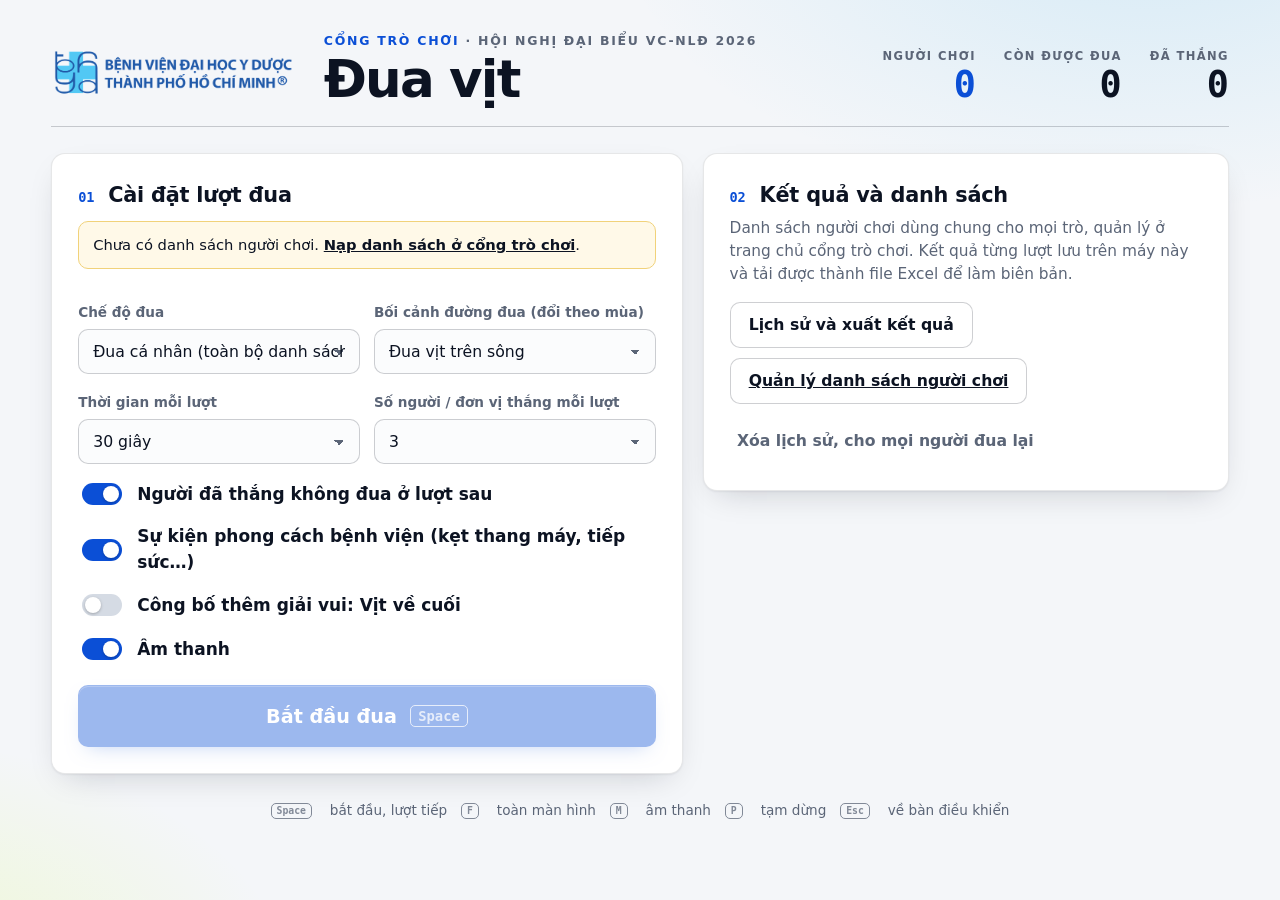
<file: dua-vit.html>
<!doctype html>
<html lang="vi">
<head>
  <meta charset="utf-8">
  <meta name="viewport" content="width=device-width, initial-scale=1">
  <title>Đua vịt</title>
  <link rel="icon" href="data:image/svg+xml,%3Csvg xmlns='http://www.w3.org/2000/svg' viewBox='0 0 64 64'%3E%3Crect width='64' height='64' rx='14' fill='%23070b14'/%3E%3Cellipse cx='28' cy='38' rx='18' ry='11' fill='%23ffe27a'/%3E%3Ccircle cx='41' cy='25' r='9' fill='%23ffe27a'/%3E%3Cpath d='M49 23l8 2-8 3z' fill='%23ff8a1f'/%3E%3C/svg%3E">
  <link rel="stylesheet" href="css/chung.css">
  <link rel="stylesheet" href="css/dua-vit.css">
</head>
<body>
  <!-- ── Màn chuẩn bị (bàn điều khiển của MC) ── -->
  <main id="man-chuan-bi" class="man chuan-bi" aria-labelledby="tieu-de-chuan-bi">
    <header class="cb-dau">
      <a href="index.html" class="ve-cong" aria-label="Về cổng trò chơi"><img src="assets/logo.png" alt="Bệnh viện Đại học Y Dược Thành phố Hồ Chí Minh" class="logo" width="220" height="47"></a>
      <div class="cb-tieu-de">
        <p class="nhan-nho"><a href="index.html" class="lien-ket-cong">Cổng trò chơi</a> · <span id="ten-su-kien"></span></p>
        <h1 id="tieu-de-chuan-bi">Đua vịt</h1>
      </div>
      <dl class="tong-ket" aria-label="Tình trạng người chơi">
        <div><dt>Người chơi</dt><dd id="so-nguoi">0</dd></div>
        <div><dt>Còn được đua</dt><dd id="so-con">0</dd></div>
        <div><dt>Đã thắng</dt><dd id="so-thang">0</dd></div>
      </dl>
    </header>

    <div class="cb-luoi">
      <section class="the" aria-labelledby="h-cai-dat">
        <h2 id="h-cai-dat"><span class="so-buoc">01</span>Cài đặt lượt đua</h2>
        <p id="goi-y-danh-sach" class="trang-thai canh-bao" hidden>Chưa có danh sách người chơi. <a href="index.html#danh-sach">Nạp danh sách ở cổng trò chơi</a>.</p>
        <div class="hai-cot">
          <div>
            <label class="nhan" for="o-che-do">Chế độ đua</label>
            <select id="o-che-do">
              <option value="ca-nhan" selected>Đua cá nhân (toàn bộ danh sách)</option>
              <option value="theo-bang">Đua theo bảng (Vòng loại → Chung kết)</option>
              <option value="don-vi">Đua theo đơn vị (mỗi khoa/phòng 1 vịt)</option>
            </select>
          </div>
          <div>
            <label class="nhan" for="o-boi-canh">Bối cảnh đường đua (đổi theo mùa)</label>
            <select id="o-boi-canh">
              <option value="vit" selected>Đua vịt trên sông</option>
              <option value="khinh-khi-cau">Đường bay Khinh khí cầu</option>
              <option value="thuyen-rong">Đua Thuyền rồng lễ hội</option>
            </select>
          </div>
        </div>
        <div class="hai-cot">
          <div>
            <label class="nhan" for="o-thoi-gian">Thời gian mỗi lượt</label>
            <select id="o-thoi-gian">
              <option value="20">20 giây</option>
              <option value="30" selected>30 giây</option>
              <option value="45">45 giây</option>
              <option value="60">60 giây</option>
            </select>
          </div>
          <div>
            <label class="nhan" for="o-so-thang">Số người / đơn vị thắng mỗi lượt</label>
            <select id="o-so-thang">
              <option value="1">1</option><option value="2">2</option><option value="3" selected>3</option>
              <option value="5">5</option><option value="10">10</option>
            </select>
          </div>
        </div>
        <div id="khung-so-bang" hidden>
          <label class="nhan" for="o-so-bang">Số bảng vòng loại</label>
          <select id="o-so-bang">
            <option value="2">2 bảng</option>
            <option value="4">4 bảng</option>
            <option value="6" selected>6 bảng</option>
            <option value="8">8 bảng</option>
          </select>
        </div>
        <div id="khung-bang-dau" class="khung-bang-dau" hidden>
          <p class="tien-do-bang" id="tien-do-bang"></p>
          <div class="hang-nut">
            <button type="button" id="nut-chia-bang" class="nut nut-vien">Chia bảng mới</button>
          </div>
        </div>
        <p id="goi-y-don-vi" class="trang-thai canh-bao" hidden></p>
        <label class="hop-chon"><input id="o-loai-thang" type="checkbox" checked><span>Người đã thắng không đua ở lượt sau</span></label>
        <label class="hop-chon"><input id="o-su-kien-bv" type="checkbox" checked><span>Sự kiện phong cách bệnh viện (kẹt thang máy, tiếp sức…)</span></label>
        <label class="hop-chon"><input id="o-vit-cuoi" type="checkbox"><span>Công bố thêm giải vui: Vịt về cuối</span></label>
        <label class="hop-chon"><input id="o-am-thanh" type="checkbox" checked><span>Âm thanh</span></label>
        <button type="button" id="nut-bat-dau" class="nut nut-chinh nut-to" disabled><span>Bắt đầu đua</span><kbd>Space</kbd></button>
      </section>

      <section class="the" aria-labelledby="h-ket-qua">
        <h2 id="h-ket-qua"><span class="so-buoc">02</span>Kết quả và danh sách</h2>
        <p class="goi-y">Danh sách người chơi dùng chung cho mọi trò, quản lý ở trang chủ cổng trò chơi. Kết quả từng lượt lưu trên máy này và tải được thành file Excel để làm biên bản.</p>
        <div class="hang-nut">
          <button type="button" id="nut-lich-su" class="nut nut-vien">Lịch sử và xuất kết quả</button>
          <a href="index.html#danh-sach" class="nut nut-vien">Quản lý danh sách người chơi</a>
        </div>
        <div class="hang-nut">
          <button type="button" id="nut-lam-lai" class="nut nut-chu nut-nguy">Xóa lịch sử, cho mọi người đua lại</button>
        </div>
      </section>
    </div>
    <p class="phim-tat"><kbd>Space</kbd> bắt đầu, lượt tiếp <kbd>F</kbd> toàn màn hình <kbd>M</kbd> âm thanh <kbd>P</kbd> tạm dừng <kbd>Esc</kbd> về bàn điều khiển</p>
  </main>

  <!-- ── Màn đua ── -->
  <section id="man-dua" class="man dua" aria-label="Đường đua" hidden>
    <canvas id="san" aria-hidden="true"></canvas>
    <header class="hud-tren">
      <div class="hud-trai">
        <img src="assets/logo.png" alt="" class="logo-nho" width="150" height="32">
        <div>
          <p class="nhan-nho" id="dua-ten"></p>
          <p class="hud-luot"><span class="truc-tiep" aria-hidden="true"></span><span id="dua-luot"></span></p>
        </div>
      </div>
      <div class="hud-phai">
        <p class="hud-con-lai" id="dua-con-lai"></p>
        <p class="hud-gio" id="dua-gio">00:00.0</p>
      </div>
    </header>
    <aside class="bang-xh" aria-label="Dẫn đầu">
      <h3><span class="truc-tiep" aria-hidden="true"></span>Dẫn đầu</h3>
      <ol id="bang-xh"></ol>
    </aside>
    <footer class="hud-duoi">
      <p id="binh-luan" class="binh-luan" aria-live="polite"></p>
      <canvas id="tien-do" class="tien-do" aria-hidden="true"></canvas>
    </footer>
    <div id="chip-anh" class="chip-anh" hidden>Ảnh về đích · quay chậm</div>
    <div id="dem-nguoc" class="dem-nguoc" aria-live="assertive" hidden>
      <svg viewBox="0 0 200 200" class="vong" aria-hidden="true"><circle cx="100" cy="100" r="90"/></svg>
      <span id="dem-so"></span>
    </div>
  </section>

  <!-- ── Công bố kết quả ── -->
  <section id="man-ket-qua" class="man ket-qua" aria-labelledby="kq-tieu-de" hidden>
    <div class="den-san-khau" aria-hidden="true"><span></span><span></span><span></span></div>
    <canvas id="phao-giay" aria-hidden="true"></canvas>
    <div class="kq-khung">
      <p class="nhan-nho" id="kq-luot"></p>
      <h2 id="kq-tieu-de">Về đích đầu tiên</h2>
      <ol id="kq-danh-sach" class="kq-danh-sach"></ol>
      <div class="hang-nut hang-giua">
        <button type="button" id="nut-tiep" class="nut nut-chinh nut-to nut-hep" disabled><span>Đua lượt tiếp</span><kbd>Space</kbd></button>
        <button type="button" id="nut-vong-hai" class="nut nut-vien" hidden>Đua vòng 2 trong đơn vị thắng</button>
        <button type="button" id="nut-ve" class="nut nut-vien">Về bàn điều khiển</button>
      </div>
    </div>
  </section>

  <!-- ── Lịch sử ── -->
  <dialog id="hop-lich-su" aria-labelledby="ls-tieu-de">
    <h2 id="ls-tieu-de">Lịch sử các lượt đua</h2>
    <div id="ls-noi-dung" class="ls-noi-dung"></div>
    <div class="hang-nut">
      <button type="button" id="nut-xuat" class="nut nut-chinh">Tải file kết quả (CSV mở bằng Excel)</button>
      <button type="button" id="nut-in-bien-ban" class="nut nut-vien">In biên bản (PDF)</button>
      <button type="button" id="nut-dong-ls" class="nut nut-vien">Đóng</button>
    </div>
  </dialog>

  <script src="js/chung/luu-tru.js" defer></script>
  <script src="js/chung/bien-ban.js" defer></script>
  <script src="js/chung/am-thanh.js" defer></script>
  <script src="js/chung/phao.js" defer></script>
  <script src="js/chung/umc-logo.js" defer></script>
  <script src="js/dua-vit/dua.js" defer></script>
  <script src="js/dua-vit/ve-nen.js" defer></script>
  <script src="js/dua-vit/ve-vit.js" defer></script>
  <script src="js/dua-vit/ve.js" defer></script>
  <script src="js/dua-vit/binh-luan.js" defer></script>
  <script src="js/dua-vit/luot-dua.js" defer></script>
  <script src="js/dua-vit/ket-qua.js" defer></script>
  <script src="js/dua-vit/app.js" defer></script>
</body>
</html>
</file>
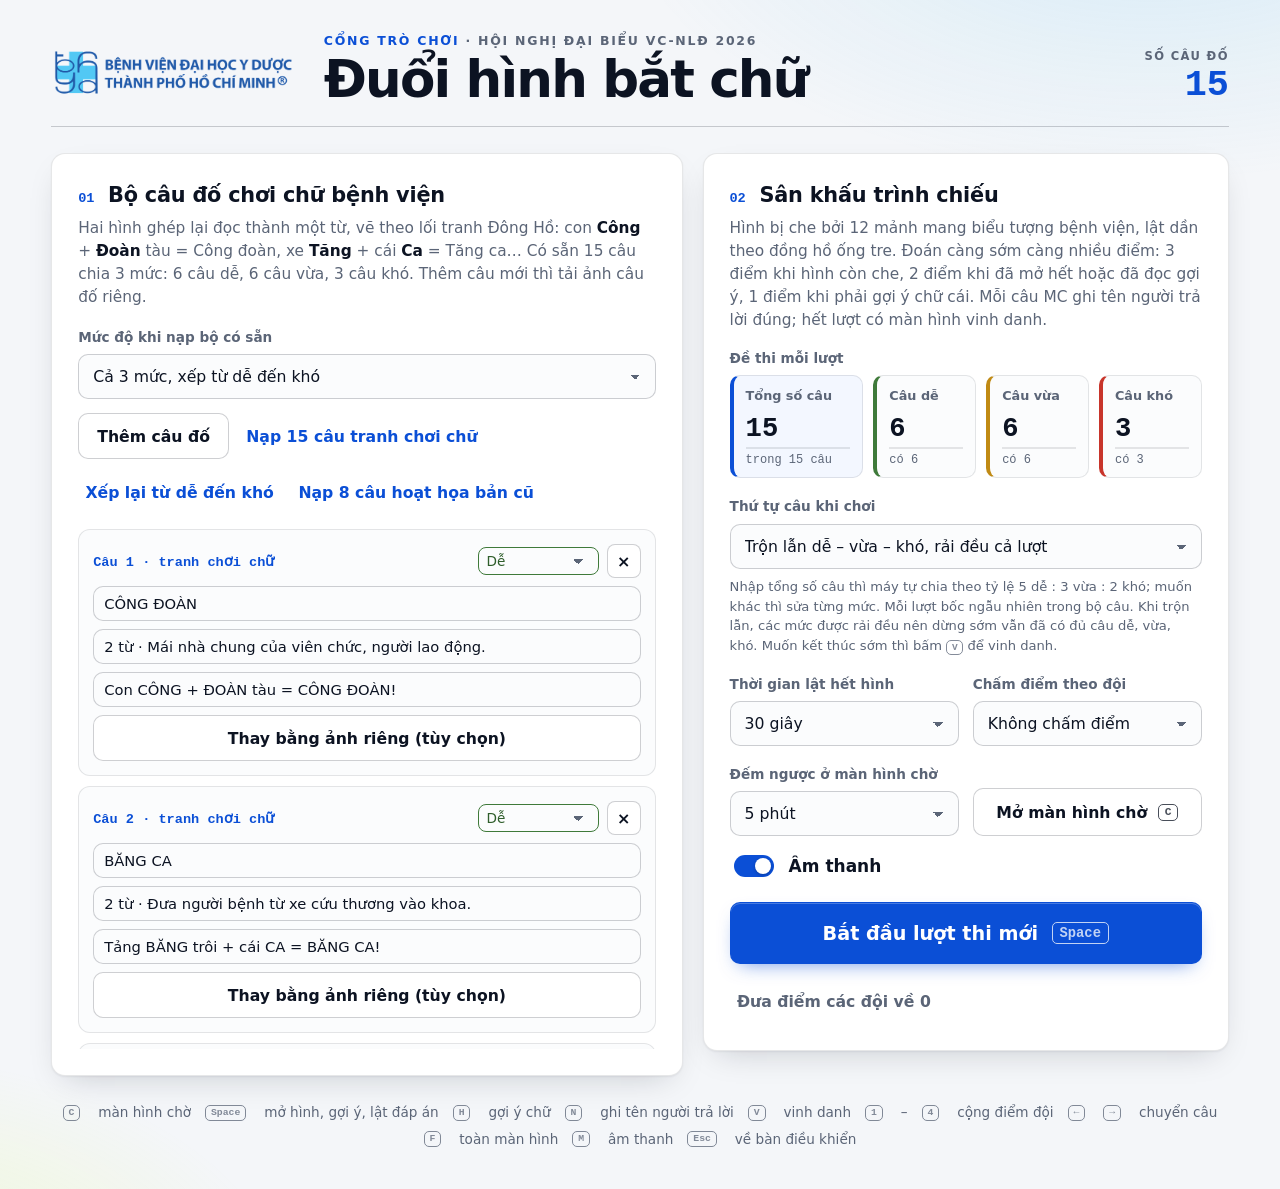
<file: duoi-hinh.html>
<!doctype html>
<html lang="vi">
<head>
  <meta charset="utf-8">
  <meta name="viewport" content="width=device-width, initial-scale=1">
  <title>Đuổi hình bắt chữ</title>
  <link rel="icon" href="data:image/svg+xml,%3Csvg xmlns='http://www.w3.org/2000/svg' viewBox='0 0 64 64'%3E%3Crect width='64' height='64' rx='14' fill='%230b4fd6'/%3E%3Ccircle cx='24' cy='28' r='10' fill='%23fde047'/%3E%3Crect x='34' y='24' width='18' height='22' rx='4' fill='%23d4ff3a'/%3E%3C/svg%3E">
  <link rel="stylesheet" href="css/chung.css">
  <link rel="stylesheet" href="css/phong-chu.css">
  <link rel="stylesheet" href="css/duoi-hinh.css">
  <link rel="stylesheet" href="css/duoi-hinh-cho.css">
</head>
<body>
  <main id="man-chuan-bi" class="man chuan-bi" aria-labelledby="tieu-de-chuan-bi">
    <header class="cb-dau">
      <a href="index.html" class="ve-cong" aria-label="Về cổng trò chơi"><img src="assets/logo.png" alt="Bệnh viện Đại học Y Dược Thành phố Hồ Chí Minh" class="logo" width="220" height="47"></a>
      <div class="cb-tieu-de">
        <p class="nhan-nho"><a href="index.html" class="lien-ket-cong">Cổng trò chơi</a> · <span class="ten-su-kien"></span></p>
        <h1 id="tieu-de-chuan-bi">Đuổi hình bắt chữ</h1>
      </div>
      <dl class="tong-ket" aria-label="Tình trạng bộ câu đố">
        <div><dt>Số câu đố</dt><dd id="so-cau">0</dd></div>
      </dl>
    </header>

    <div class="cb-luoi">
      <section class="the" aria-labelledby="h-bo-cau">
        <h2 id="h-bo-cau"><span class="so-buoc">01</span>Bộ câu đố chơi chữ bệnh viện</h2>
        <p class="goi-y">Hai hình ghép lại đọc thành một từ, vẽ theo lối tranh Đông Hồ: con <b>Công</b> + <b>Đoàn</b> tàu = Công đoàn, xe <b>Tăng</b> + cái <b>Ca</b> = Tăng ca… Có sẵn 15 câu chia 3 mức: 6 câu dễ, 6 câu vừa, 3 câu khó. Thêm câu mới thì tải ảnh câu đố riêng.</p>
        <label class="nhan" for="o-muc-nap">Mức độ khi nạp bộ có sẵn</label>
        <select id="o-muc-nap"><option value="" selected>Cả 3 mức, xếp từ dễ đến khó</option><option value="de">Chỉ câu dễ</option><option value="vua">Chỉ câu vừa</option><option value="kho">Chỉ câu khó</option></select>
        <div class="hang-nut">
          <button type="button" id="nut-them" class="nut nut-vien">Thêm câu đố</button>
          <button type="button" id="nut-mau" class="nut nut-chu">Nạp 15 câu tranh chơi chữ</button>
          <button type="button" id="nut-xep" class="nut nut-chu">Xếp lại từ dễ đến khó</button>
          <button type="button" id="nut-mau-cu" class="nut nut-chu">Nạp 8 câu hoạt họa bản cũ</button>
        </div>
        <ol id="ds-cau" class="dh-ds"></ol>
      </section>

      <section class="the" aria-labelledby="h-san-khau">
        <h2 id="h-san-khau"><span class="so-buoc">02</span>Sân khấu trình chiếu</h2>
        <p class="goi-y">Hình bị che bởi 12 mảnh mang biểu tượng bệnh viện, lật dần theo đồng hồ ống tre. Đoán càng sớm càng nhiều điểm: 3 điểm khi hình còn che, 2 điểm khi đã mở hết hoặc đã đọc gợi ý, 1 điểm khi phải gợi ý chữ cái. Mỗi câu MC ghi tên người trả lời đúng; hết lượt có màn hình vinh danh.</p>

        <fieldset class="dh-de-thi">
          <legend class="nhan">Đề thi mỗi lượt</legend>
          <div class="dh-de-thi-luoi">
            <label class="dh-so dh-so-tong"><span>Tổng số câu</span><input id="o-tong-cau" type="number" min="1" step="1" inputmode="numeric"><small id="co-tong"></small></label>
            <label class="dh-so" data-muc="de"><span>Câu dễ</span><input id="o-so-de" type="number" min="0" step="1" inputmode="numeric"><small id="co-de"></small></label>
            <label class="dh-so" data-muc="vua"><span>Câu vừa</span><input id="o-so-vua" type="number" min="0" step="1" inputmode="numeric"><small id="co-vua"></small></label>
            <label class="dh-so" data-muc="kho"><span>Câu khó</span><input id="o-so-kho" type="number" min="0" step="1" inputmode="numeric"><small id="co-kho"></small></label>
            <label class="dh-so" data-muc="khac" id="nhom-so-khac" hidden><span>Chưa phân loại</span><input id="o-so-khac" type="number" min="0" step="1" inputmode="numeric"><small id="co-khac"></small></label>
          </div>
          <label class="nhan" for="o-thu-tu">Thứ tự câu khi chơi</label>
          <select id="o-thu-tu"><option value="tron" selected>Trộn lẫn dễ – vừa – khó, rải đều cả lượt</option><option value="de-kho">Từ dễ đến khó</option></select>
          <p class="dh-de-thi-ghi">Nhập tổng số câu thì máy tự chia theo tỷ lệ 5 dễ : 3 vừa : 2 khó; muốn khác thì sửa từng mức. Mỗi lượt bốc ngẫu nhiên trong bộ câu. Khi trộn lẫn, các mức được rải đều nên dừng sớm vẫn đã có đủ câu dễ, vừa, khó. Muốn kết thúc sớm thì bấm <kbd>V</kbd> để vinh danh.</p>
        </fieldset>
        <div class="hai-cot">
          <div>
            <label class="nhan" for="o-thoi-gian">Thời gian lật hết hình</label>
            <select id="o-thoi-gian"><option value="20">20 giây</option><option value="30" selected>30 giây</option><option value="45">45 giây</option><option value="0">MC tự mở (bấm Space)</option></select>
          </div>
          <div>
            <label class="nhan" for="o-so-doi">Chấm điểm theo đội</label>
            <select id="o-so-doi"><option value="0">Không chấm điểm</option><option value="2">2 đội</option><option value="3">3 đội</option><option value="4">4 đội</option></select>
          </div>
        </div>
        <div class="hai-cot dh-hang-cho">
          <div>
            <label class="nhan" for="o-phut-cho">Đếm ngược ở màn hình chờ</label>
            <select id="o-phut-cho"><option value="0">Không đếm ngược</option><option value="3">3 phút</option><option value="5" selected>5 phút</option><option value="10">10 phút</option><option value="15">15 phút</option></select>
          </div>
          <button type="button" id="nut-man-cho" class="nut nut-vien dh-nut-cho">Mở màn hình chờ <kbd>C</kbd></button>
        </div>
        <label class="hop-chon"><input id="o-am-thanh" type="checkbox" checked><span>Âm thanh</span></label>
        <button type="button" id="nut-vao" class="nut nut-chinh nut-to" disabled><span>Bắt đầu lượt thi mới</span><kbd>Space</kbd></button>
        <div class="hang-nut">
          <button type="button" id="nut-tiep-luot" class="nut nut-vien" hidden>Chơi tiếp lượt đang dở</button>
          <button type="button" id="nut-xem-vinh-danh" class="nut nut-vien" hidden>Xem vinh danh lượt trước</button>
          <button type="button" id="nut-xoa-diem" class="nut nut-chu nut-nguy">Đưa điểm các đội về 0</button>
        </div>
      </section>
    </div>
    <p class="phim-tat"><kbd>C</kbd> màn hình chờ <kbd>Space</kbd> mở hình, gợi ý, lật đáp án <kbd>H</kbd> gợi ý chữ <kbd>N</kbd> ghi tên người trả lời <kbd>V</kbd> vinh danh <kbd>1</kbd>–<kbd>4</kbd> cộng điểm đội <kbd>←</kbd><kbd>→</kbd> chuyển câu <kbd>F</kbd> toàn màn hình <kbd>M</kbd> âm thanh <kbd>Esc</kbd> về bàn điều khiển</p>
  </main>

  <section id="man-san-khau" class="man dh-san-khau" aria-label="Sân khấu Đuổi hình bắt chữ" hidden>
    <header class="dh-dau">
      <div class="dh-trai">
        <img src="assets/logo.png" alt="" class="logo-nho" width="160" height="34">
        <div>
          <p class="nhan-nho ten-su-kien"></p>
          <p class="dh-tieu-de">Đuổi hình bắt chữ</p>
        </div>
        <p id="sk-chi-so" class="dh-chi-so"></p>
        <p id="sk-muc-do" class="dh-muc-do" hidden></p>
      </div>
      <div id="bang-doi" class="dh-bang-doi" aria-label="Điểm các đội" hidden></div>
    </header>

    <div class="dh-trung-tam">
      <div class="dh-khung-canvas">
        <canvas id="dh-canvas" aria-label="Tranh câu đố"></canvas>
        <canvas id="dh-canvas-cu" aria-label="Hoạt họa câu đố" hidden></canvas>
      </div>
      <div id="dh-dong-ho" class="dh-dong-ho" aria-hidden="true"><span id="dh-tre"></span></div>
      <p id="sk-goi-y" class="dh-goi-y" hidden></p>
      <div id="sk-o-chu" class="dh-dap-an-hang" aria-live="polite"></div>
      <p id="sk-giai-thich" class="dh-giai-thich" hidden></p>
      <form id="form-ten" class="dh-nguoi" autocomplete="off">
        <label for="o-ten" class="dh-nguoi-nhan">Người trả lời đúng <kbd>N</kbd></label>
        <input id="o-ten" type="text" maxlength="60" list="ds-ten" placeholder="Gõ tên rồi bấm Enter">
        <datalist id="ds-ten"></datalist>
        <button type="submit" class="nut nut-chinh">Ghi tên</button>
        <p id="sk-da-ghi" class="dh-da-ghi" aria-live="polite"></p>
      </form>
    </div>

    <footer class="dh-chan">
      <div class="hang-nut dh-hang-nut">
        <button type="button" id="nut-truoc" class="nut nut-vien">Câu trước <kbd>←</kbd></button>
        <button type="button" id="nut-buoc" class="nut nut-chinh">Mở hết hình <kbd>Space</kbd></button>
        <button type="button" id="nut-chu" class="nut nut-vien">Gợi ý một chữ <kbd>H</kbd></button>
        <button type="button" id="nut-sau" class="nut nut-vien">Câu tiếp <kbd>→</kbd></button>
        <button type="button" id="nut-vinh-danh" class="nut nut-vien">Vinh danh <kbd>V</kbd></button>
      </div>
      <button type="button" id="nut-ve" class="nut nut-chu">Về bàn điều khiển <kbd>Esc</kbd></button>
    </footer>
    <canvas id="phao-dh" aria-hidden="true"></canvas>
  </section>

  <section id="man-cho" class="man dh-cho" aria-labelledby="cho-tieu-de" hidden>
    <header class="cho-dau">
      <div class="cho-thuong-hieu">
        <img src="assets/logo.png" alt="Bệnh viện Đại học Y Dược Thành phố Hồ Chí Minh" class="cho-logo" width="220" height="47">
        <p class="nhan-nho ten-su-kien"></p>
      </div>
      <div class="cho-goc">
        <p class="cho-phim"><kbd>Space</kbd> bắt đầu <kbd>+</kbd><kbd>−</kbd> đổi phút <kbd>F</kbd> toàn màn hình <kbd>Esc</kbd> bàn điều khiển</p>
        <p class="cho-gio" aria-label="Giờ hiện tại"><span id="cho-gio">--:--</span></p>
      </div>
    </header>

    <div class="cho-giua">
      <div class="cho-trai">
        <p class="cho-nhan">Trò chơi giao lưu</p>
        <h1 id="cho-tieu-de" class="cho-tieu-de">Đuổi hình <span>bắt chữ</span></h1>
        <p class="cho-phu">Hai bức tranh ghép lại, đọc thành một từ quen thuộc của bệnh viện.</p>
        <ol class="cho-luat" aria-label="Cách chơi">
          <li><b class="cho-so">1</b><div><h2>Nhìn tranh, ghép tên</h2><p>Gọi tên từng hình rồi ghép lại thành một từ.</p></div></li>
          <li><b class="cho-so">2</b><div><h2>Giơ tay thật nhanh</h2><p>MC mời trả lời và ghi tên người đoán đúng.</p></div></li>
          <li><b class="cho-so">3</b><div><h2>Đoán sớm, điểm cao</h2><p><b>3 điểm</b> khi tranh còn che · <b>2</b> khi đã mở hết · <b>1</b> khi phải gợi ý chữ.</p></div></li>
        </ol>
      </div>

      <figure class="cho-phai" aria-label="Câu đố ví dụ">
        <figcaption class="cho-vi-du">Ví dụ</figcaption>
        <div class="cho-khung"><canvas id="cho-canvas" aria-label="Tranh ví dụ: cái thang và bánh răng máy"></canvas></div>
        <div id="cho-o-chu" class="dh-dap-an-hang cho-o-chu" aria-hidden="true"></div>
        <p id="cho-giai-thich" class="cho-giai-thich"></p>
      </figure>
    </div>

    <footer class="cho-chan">
      <dl class="cho-thong-tin">
        <div><dt>Số câu</dt><dd><span id="cho-so-cau">10</span> câu</dd><dd id="cho-muc" class="cho-muc"></dd></div>
        <div id="cho-doi"><dt>Thi theo đội</dt><dd><span id="cho-doi-so">0</span> đội</dd></div>
        <div><dt>Thời gian</dt><dd id="cho-thoi-gian" class="cho-nho"></dd></div>
      </dl>
      <div id="cho-dem" class="cho-dem" aria-live="polite"><span id="cho-dem-nhan">Trò chơi sắp bắt đầu</span><b id="cho-dem-so"></b></div>
    </footer>
  </section>

  <section id="man-vinh-danh" class="man dh-vinh-danh" aria-labelledby="vd-tieu-de" hidden>
    <header class="vd-dau">
      <img src="assets/logo.png" alt="Bệnh viện Đại học Y Dược Thành phố Hồ Chí Minh" class="vd-logo" width="220" height="47">
      <p class="nhan-nho ten-su-kien"></p>
      <h2 id="vd-tieu-de" class="vd-tieu-de">Bảng vàng Đuổi hình bắt chữ</h2>
      <p id="vd-tom-tat" class="vd-tom-tat"></p>
    </header>
    <ol id="vd-buc" class="vd-buc" aria-label="Ba người dẫn đầu"></ol>
    <div class="vd-duoi">
      <ol id="vd-ds" class="vd-ds" aria-label="Các thứ hạng tiếp theo"></ol>
      <ul id="vd-doi" class="vd-doi" aria-label="Điểm các đội" hidden></ul>
    </div>
    <p id="vd-trong" class="vd-trong" hidden>Lượt này chưa ghi tên người trả lời nào.</p>
    <footer class="vd-chan hang-nut">
      <button type="button" id="vd-quay-lai" class="nut nut-vien">Quay lại sân khấu</button>
      <button type="button" id="vd-ve" class="nut nut-chu">Về bàn điều khiển <kbd>Esc</kbd></button>
    </footer>
    <canvas id="phao-vd" aria-hidden="true"></canvas>
  </section>

  <script src="js/chung/luu-tru.js" defer></script>
  <script src="js/chung/am-thanh.js" defer></script>
  <script src="js/chung/phao.js" defer></script>
  <script src="js/chung/umc-logo.js" defer></script>
  <script src="js/quay-so/anh-giai.js" defer></script>
  <script src="js/duoi-hinh/duoi-hinh.js" defer></script>
  <script src="js/duoi-hinh/ve-hinh.js" defer></script>
  <script src="js/duoi-hinh/ve-tranh.js" defer></script>
  <script src="js/duoi-hinh/hinh-them.js" defer></script>
  <script src="js/duoi-hinh/hinh-dep.js" defer></script>
  <script src="js/duoi-hinh/hinh-moi.js" defer></script>
  <script src="js/duoi-hinh/vinh-danh.js" defer></script>
  <script src="js/duoi-hinh/man-cho.js" defer></script>
  <script src="js/duoi-hinh/app.js" defer></script>
</body>
</html>
</file>
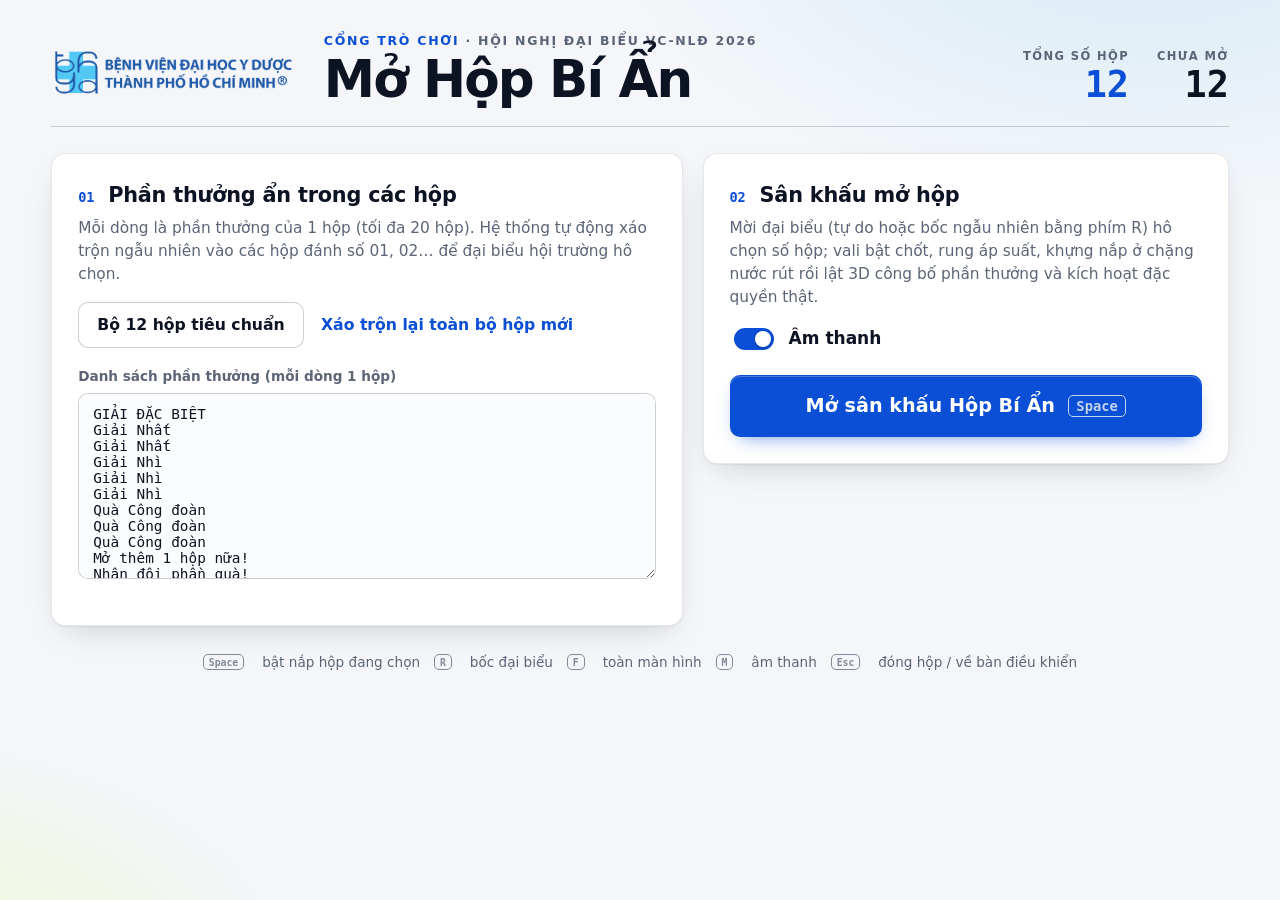
<file: hop-bi-an.html>
<!doctype html>
<html lang="vi">
<head>
  <meta charset="utf-8">
  <meta name="viewport" content="width=device-width, initial-scale=1">
  <title>Mở Hộp Bí Ẩn</title>
  <link rel="icon" href="data:image/svg+xml,%3Csvg xmlns='http://www.w3.org/2000/svg' viewBox='0 0 64 64'%3E%3Crect width='64' height='64' rx='14' fill='%230c1322'/%3E%3Crect x='12' y='20' width='40' height='28' rx='6' fill='%232563eb' stroke='%23d4ff3a' stroke-width='3'/%3E%3Ctext x='32' y='40' text-anchor='middle' font-family='monospace' font-weight='900' font-size='18' fill='%23d4ff3a'%3E01%3C/text%3E%3C/svg%3E">
  <link rel="stylesheet" href="css/chung.css">
  <link rel="stylesheet" href="css/hop-bi-an.css">
</head>
<body>
  <main id="man-chuan-bi" class="man chuan-bi" aria-labelledby="tieu-de-chuan-bi">
    <header class="cb-dau">
      <a href="index.html" class="ve-cong" aria-label="Về cổng trò chơi"><img src="assets/logo.png" alt="Bệnh viện Đại học Y Dược Thành phố Hồ Chí Minh" class="logo" width="220" height="47"></a>
      <div class="cb-tieu-de">
        <p class="nhan-nho"><a href="index.html" class="lien-ket-cong">Cổng trò chơi</a> · <span class="ten-su-kien"></span></p>
        <h1 id="tieu-de-chuan-bi">Mở Hộp Bí Ẩn</h1>
      </div>
      <dl class="tong-ket" aria-label="Tình trạng hộp">
        <div><dt>Tổng số hộp</dt><dd id="so-hop">0</dd></div>
        <div><dt>Chưa mở</dt><dd id="so-chua-mo">0</dd></div>
      </dl>
    </header>

    <div class="cb-luoi">
      <section class="the" aria-labelledby="h-noi-dung">
        <h2 id="h-noi-dung"><span class="so-buoc">01</span>Phần thưởng ẩn trong các hộp</h2>
        <p class="goi-y">Mỗi dòng là phần thưởng của 1 hộp (tối đa 20 hộp). Hệ thống tự động xáo trộn ngẫu nhiên vào các hộp đánh số 01, 02… để đại biểu hội trường hô chọn.</p>
        <div class="hang-nut">
          <button type="button" id="nut-mau-12" class="nut nut-vien">Bộ 12 hộp tiêu chuẩn</button>
          <button type="button" id="nut-xao-lai" class="nut nut-chu">Xáo trộn lại toàn bộ hộp mới</button>
        </div>
        <label class="nhan" for="o-ds-qua">Danh sách phần thưởng (mỗi dòng 1 hộp)</label>
        <textarea id="o-ds-qua" rows="10" spellcheck="false"></textarea>
        <div id="trang-thai-hb" class="trang-thai" role="status" aria-live="polite"></div>
      </section>

      <section class="the" aria-labelledby="h-san-khau">
        <h2 id="h-san-khau"><span class="so-buoc">02</span>Sân khấu mở hộp</h2>
        <p class="goi-y">Mời đại biểu (tự do hoặc bốc ngẫu nhiên bằng phím R) hô chọn số hộp; vali bật chốt, rung áp suất, khựng nắp ở chặng nước rút rồi lật 3D công bố phần thưởng và kích hoạt đặc quyền thật.</p>
        <label class="hop-chon"><input id="o-am-thanh" type="checkbox" checked><span>Âm thanh</span></label>
        <button type="button" id="nut-vao" class="nut nut-chinh nut-to" disabled><span>Mở sân khấu Hộp Bí Ẩn</span><kbd>Space</kbd></button>
      </section>
    </div>
    <p class="phim-tat"><kbd>Space</kbd> bật nắp hộp đang chọn <kbd>R</kbd> bốc đại biểu <kbd>F</kbd> toàn màn hình <kbd>M</kbd> âm thanh <kbd>Esc</kbd> đóng hộp / về bàn điều khiển</p>
  </main>

  <section id="man-san-khau" class="man hb-san-khau" aria-label="Sân khấu Mở Hộp Bí Ẩn" hidden>
    <div class="hb-nen" aria-hidden="true"><span></span><span></span></div>
    <div class="hb-den" aria-hidden="true"><span></span><span></span></div>

    <header class="hb-dau">
      <div class="hb-trai">
        <img src="assets/logo.png" alt="" class="logo-nho" width="160" height="34">
        <div>
          <p class="nhan-nho ten-su-kien"></p>
          <p class="hb-tieu-de">Mở Hộp Bí Ẩn</p>
        </div>
      </div>
      <p class="hb-con"><span id="sk-chua-mo">0</span> hộp còn đóng</p>
    </header>

    <div id="hb-ticker" class="hb-ticker" role="status" aria-live="polite">
      <span id="hb-ticker-nhan" class="hb-ticker-nhan">SÂN KHẤU</span>
      <p id="hb-ticker-chu" class="hb-ticker-chu">Mời đại biểu hô chọn một số hộp bí ẩn trên màn hình!</p>
    </div>

    <div class="hb-than">
      <div id="hb-luoi" class="hb-luoi" aria-label="Các hộp đánh số"></div>
      <aside class="hb-bang-giai" aria-label="Danh sách phần thưởng">
        <div id="hb-ty-le-db" class="hb-ty-le-db" aria-live="polite">
          <div class="hb-ty-le-dau">
            <span class="hb-ty-le-tieu-de">Tỷ lệ Giải Đặc biệt</span>
            <span id="hb-ty-le-nhan" class="hb-ty-le-nhan" hidden>CƠ HỘI CAO</span>
          </div>
          <p id="hb-ty-le-so" class="hb-ty-le-so">1 / 12 (8%)</p>
        </div>
        <h3>Phần thưởng trong trò chơi</h3>
        <ol id="hb-ds-giai" class="hb-ds-giai"></ol>
      </aside>
    </div>

    <div id="hb-san-mo" class="hb-san-mo" hidden role="dialog" aria-label="Mở hộp cận cảnh">
      <canvas id="hb-tia-canvas" aria-hidden="true"></canvas>
      <div class="hb-trung-tam">
        <p class="hb-goi-y-mo" id="hb-goi-y-mo">Cả hội trường cùng đếm 3 – 2 – 1!</p>
        <div id="hb-hop-lon" class="hb-hop-lon">
          <div id="hb-day-hop" class="hb-day-hop">
            <span id="hb-huy-hieu-x2" class="hb-huy-hieu" hidden>x2</span>
            <p id="hb-noi-dung" class="hb-noi-dung"></p>
            <p id="hb-phu-chu" class="hb-phu-chu" hidden></p>
          </div>
          <div class="hb-nap-hop">
            <div class="hb-nap-mat ngoai">
              <span class="hb-tay-cam" aria-hidden="true"></span>
              <span id="hb-nap-so" class="hb-nap-so">01</span>
              <span class="hb-nap-chu">Hộp bí ẩn</span>
              <span class="hb-khe-sang" aria-hidden="true"></span>
            </div>
            <div class="hb-nap-mat trong" aria-hidden="true">
              <span class="hb-nap-lot">HỘP BÍ ẨN · UMC</span>
            </div>
          </div>
          <span class="hb-chot trai" aria-hidden="true"></span>
          <span class="hb-chot phai" aria-hidden="true"></span>
        </div>
        <div class="hang-nut hang-giua">
          <button type="button" id="nut-bat-nap" class="nut nut-chinh nut-to nut-hep"><span>Bật nắp hộp!</span><kbd>Space</kbd></button>
          <button type="button" id="nut-doi-hop" class="nut nut-vien">Đổi hộp khác</button>
          <button type="button" id="nut-dong-hop" class="nut nut-vien">Quay lại bảng hộp <kbd>Esc</kbd></button>
        </div>
      </div>
    </div>

    <footer class="hb-chan">
      <div class="hb-chan-trai">
        <button type="button" id="nut-boc-dai-bieu" class="nut nut-chinh"><span>Bốc đại biểu</span><kbd>R</kbd></button>
        <button type="button" id="nut-xuat-csv" class="nut nut-vien">Xuất CSV</button>
        <button type="button" id="nut-in-bien-ban" class="nut nut-vien">In biên bản</button>
      </div>
      <div class="hb-chan-phai">
        <button type="button" id="nut-xao-sk" class="nut nut-vien">Xáo lại ván mới</button>
        <button type="button" id="nut-ve" class="nut nut-chu">Về bàn điều khiển <kbd>Esc</kbd></button>
      </div>
    </footer>
    <canvas id="phao-hop" aria-hidden="true"></canvas>
  </section>

  <script src="js/chung/luu-tru.js" defer></script>
  <script src="js/chung/am-thanh.js" defer></script>
  <script src="js/chung/phao.js" defer></script>
  <script src="js/chung/bien-ban.js" defer></script>
  <script src="js/hop-bi-an/hop-bi-an.js" defer></script>
  <script src="js/hop-bi-an/app.js" defer></script>
</body>
</html>
</file>
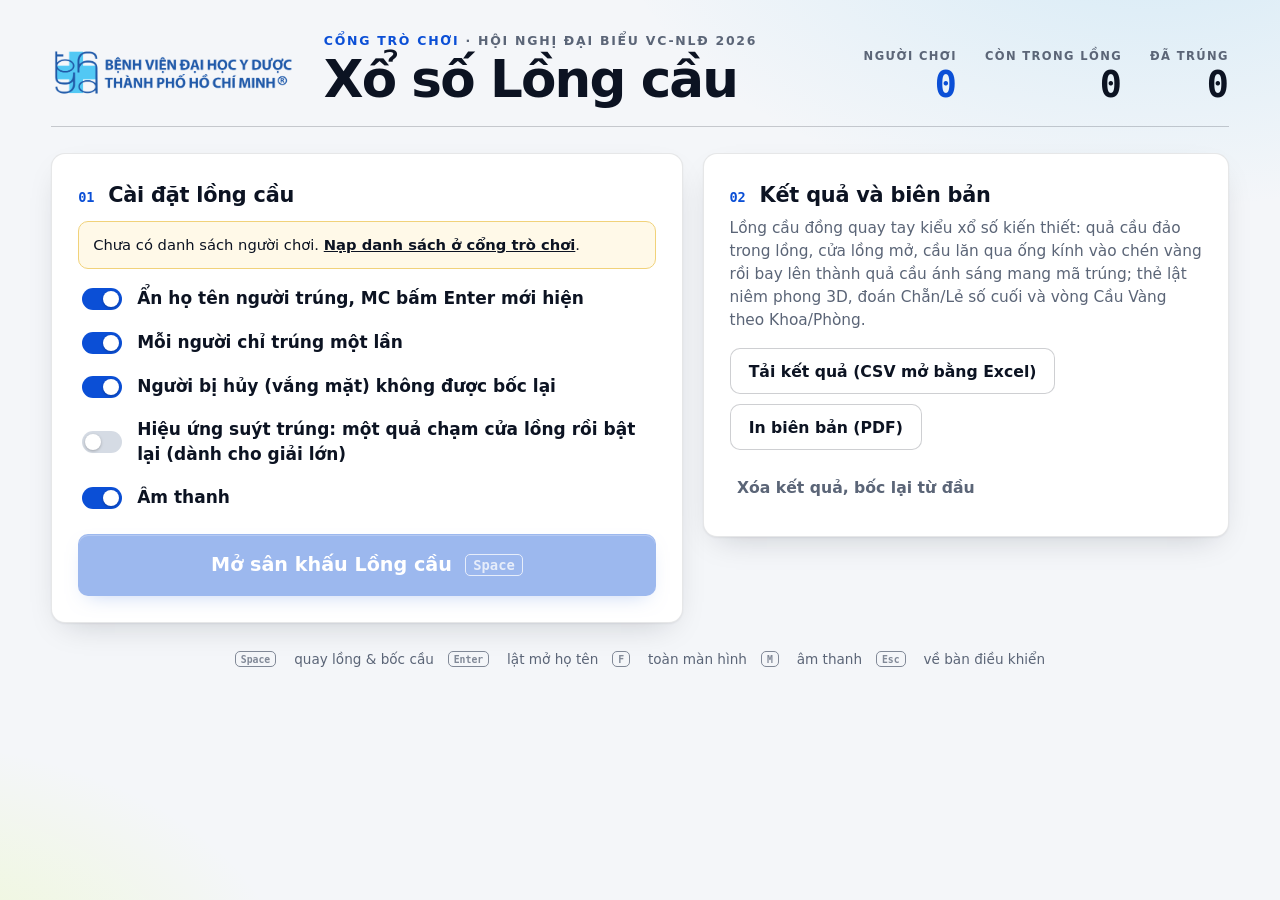
<file: long-cau.html>
<!doctype html>
<html lang="vi">
<head>
  <meta charset="utf-8">
  <meta name="viewport" content="width=device-width, initial-scale=1">
  <title>Xổ số Lồng cầu</title>
  <link rel="icon" href="data:image/svg+xml,%3Csvg xmlns='http://www.w3.org/2000/svg' viewBox='0 0 64 64'%3E%3Ccircle cx='32' cy='32' r='26' fill='%23e0f2fe' stroke='%230c1322' stroke-width='4'/%3E%3Ccircle cx='24' cy='36' r='7' fill='%230b4fd6'/%3E%3Ccircle cx='40' cy='34' r='7' fill='%23d4ff3a'/%3E%3Ccircle cx='32' cy='22' r='7' fill='%23d97706'/%3E%3C/svg%3E">
  <link rel="stylesheet" href="css/chung.css">
  <link rel="stylesheet" href="css/long-cau.css">
</head>
<body>
  <main id="man-chuan-bi" class="man chuan-bi" aria-labelledby="tieu-de-chuan-bi">
    <header class="cb-dau">
      <a href="index.html" class="ve-cong" aria-label="Về cổng trò chơi"><img src="assets/logo.png" alt="Bệnh viện Đại học Y Dược Thành phố Hồ Chí Minh" class="logo" width="220" height="47"></a>
      <div class="cb-tieu-de">
        <p class="nhan-nho"><a href="index.html" class="lien-ket-cong">Cổng trò chơi</a> · <span class="ten-su-kien"></span></p>
        <h1 id="tieu-de-chuan-bi">Xổ số Lồng cầu</h1>
      </div>
      <dl class="tong-ket" aria-label="Tình trạng lồng cầu">
        <div><dt>Người chơi</dt><dd id="so-nguoi">0</dd></div>
        <div><dt>Còn trong lồng</dt><dd id="so-long">0</dd></div>
        <div><dt>Đã trúng</dt><dd id="so-trung">0</dd></div>
      </dl>
    </header>

    <div class="cb-luoi">
      <section class="the" aria-labelledby="h-cai-dat">
        <h2 id="h-cai-dat"><span class="so-buoc">01</span>Cài đặt lồng cầu</h2>
        <p id="goi-y-danh-sach" class="trang-thai canh-bao" hidden>Chưa có danh sách người chơi. <a href="index.html#danh-sach">Nạp danh sách ở cổng trò chơi</a>.</p>
        <label class="hop-chon"><input id="o-an-ten" type="checkbox" checked><span>Ẩn họ tên người trúng, MC bấm Enter mới hiện</span></label>
        <label class="hop-chon"><input id="o-mot-lan" type="checkbox" checked><span>Mỗi người chỉ trúng một lần</span></label>
        <label class="hop-chon"><input id="o-loai-vang" type="checkbox" checked><span>Người bị hủy (vắng mặt) không được bốc lại</span></label>
        <label class="hop-chon"><input id="o-cao-trao" type="checkbox"><span>Hiệu ứng suýt trúng: một quả chạm cửa lồng rồi bật lại (dành cho giải lớn)</span></label>
        <label class="hop-chon"><input id="o-am-thanh" type="checkbox" checked><span>Âm thanh</span></label>
        <button type="button" id="nut-vao" class="nut nut-chinh nut-to" disabled><span>Mở sân khấu Lồng cầu</span><kbd>Space</kbd></button>
      </section>

      <section class="the" aria-labelledby="h-ket-qua">
        <h2 id="h-ket-qua"><span class="so-buoc">02</span>Kết quả và biên bản</h2>
        <p class="goi-y">Lồng cầu đồng quay tay kiểu xổ số kiến thiết: quả cầu đảo trong lồng, cửa lồng mở, cầu lăn qua ống kính vào chén vàng rồi bay lên thành quả cầu ánh sáng mang mã trúng; thẻ lật niêm phong 3D, đoán Chẵn/Lẻ số cuối và vòng Cầu Vàng theo Khoa/Phòng.</p>
        <div class="hang-nut">
          <button type="button" id="nut-xuat" class="nut nut-vien">Tải kết quả (CSV mở bằng Excel)</button>
          <button type="button" id="nut-in-bien-ban" class="nut nut-vien">In biên bản (PDF)</button>
        </div>
        <div class="hang-nut">
          <button type="button" id="nut-lam-lai" class="nut nut-chu nut-nguy">Xóa kết quả, bốc lại từ đầu</button>
        </div>
      </section>
    </div>
    <p class="phim-tat"><kbd>Space</kbd> quay lồng &amp; bốc cầu <kbd>Enter</kbd> lật mở họ tên <kbd>F</kbd> toàn màn hình <kbd>M</kbd> âm thanh <kbd>Esc</kbd> về bàn điều khiển</p>
  </main>

  <section id="man-san-khau" class="man lc-san-khau" aria-label="Sân khấu Xổ số Lồng cầu" hidden>
    <div class="lc-nen" aria-hidden="true"><span></span><span></span></div>
    <div class="lc-den-san-khau" aria-hidden="true"><span></span><span></span></div>

    <header class="lc-dau">
      <div class="lc-trai">
        <img src="assets/logo.png" alt="" class="logo-nho" width="160" height="34">
        <div>
          <p class="nhan-nho ten-su-kien"></p>
          <p class="lc-tieu-de">Xổ số Lồng cầu</p>
        </div>
      </div>
      <p class="lc-con"><span id="sk-long">0</span> quả cầu trong lồng</p>
    </header>

    <div id="lc-banner-dv" class="lc-banner-dv" hidden>
      <p id="lc-banner-dv-chu" class="lc-banner-dv-chu"></p>
      <button type="button" id="nut-ve-toan-vien" class="nut nut-vien lc-nut-toan-vien">Trả về toàn viện</button>
    </div>

    <div class="lc-than">
      <div class="lc-khung-long">
        <div class="lc-canvas-boc">
          <canvas id="long-canvas" aria-label="Lồng cầu thủy tinh"></canvas>
        </div>
        <div class="lc-dieu-khien">
          <div class="hang-nut hang-giua lc-hang-chinh">
            <button type="button" id="nut-boc" class="nut nut-chinh nut-to nut-hep"><span>Bốc cầu may mắn</span><kbd>Space</kbd></button>
            <button type="button" id="nut-hien-ten" class="nut nut-vien" hidden><span>Hiện họ tên</span><kbd>Enter</kbd></button>
            <button type="button" id="nut-huy" class="nut nut-vien nut-nguy" hidden>Hủy (vắng mặt)</button>
            <button type="button" id="nut-huy-boc-lai" class="nut nut-vien lc-nut-den" hidden>Hủy &amp; Bốc đền ngay</button>
            <button type="button" id="nut-loc-dv" class="nut nut-vien lc-nut-khoa" hidden>Bốc tiếp theo Khoa vừa trúng</button>
          </div>
          <label class="hop-chon lc-cong-tac-nhanh">
            <input id="o-cao-trao-sk" type="checkbox">
            <span>Cao trào giải lớn (suýt trúng)</span>
          </label>
        </div>
      </div>

      <aside class="lc-phai" aria-label="Kết quả bốc cầu">
        <div id="lc-the-trung" class="lc-the-trung" aria-live="polite">
          <div class="lc-the-dau">
            <p class="nhan-nho">Quả cầu vừa bốc</p>
            <div id="lc-dau-chan-le" class="lc-dau-chan-le" aria-label="Dự đoán Chẵn hoặc Lẻ chữ số cuối">
              <span id="lc-phe-chan" class="lc-phe lc-phe-chan">CHẴN</span>
              <span class="lc-phe-vs">ĐOÁN SỐ CUỐI</span>
              <span id="lc-phe-le" class="lc-phe lc-phe-le">LẺ</span>
            </div>
          </div>

          <p id="lc-ma-to" class="lc-ma-to">—</p>
          <p id="lc-chan-le" class="lc-huy-hieu-cl" hidden></p>

          <div class="lc-lat-boc">
            <div id="lc-lat-the" class="lc-lat-the mo">
              <div class="lc-mat lc-mat-truoc">
                <p class="lc-niem-phong-nhan">ĐÃ NIÊM PHONG · BẤM ENTER MỞ TÊN</p>
                <p class="lc-niem-phong-phu">Giữ hồi hộp trước khi công bố đại biểu trúng giải</p>
              </div>
              <div class="lc-mat lc-mat-sau">
                <p id="lc-ten-to" class="lc-ten-to">Sẵn sàng bốc cầu</p>
                <p id="lc-dv" class="lc-dv"></p>
              </div>
            </div>
          </div>
        </div>

        <div class="lc-lich-su">
          <h3>Danh sách đã bốc</h3>
          <ol id="lc-ds" class="lc-ds"></ol>
        </div>
      </aside>
    </div>

    <footer id="lc-truc-tiep" class="lc-truc-tiep" aria-live="polite">
      <div class="lc-truc-tiep-trai">
        <span class="lc-nhan-truc-tiep"><span class="lc-cham-do" aria-hidden="true"></span>TRỰC TIẾP</span>
        <p id="lc-binh-luan" class="lc-binh-luan">Lồng cầu đã sẵn sàng. Bấm Space để quay lồng và bốc cầu!</p>
      </div>
      <button type="button" id="nut-ve" class="nut nut-chu lc-ve">Về bàn điều khiển <kbd>Esc</kbd></button>
    </footer>

    <canvas id="phao-long" aria-hidden="true"></canvas>
  </section>

  <script src="js/chung/luu-tru.js" defer></script>
  <script src="js/chung/bien-ban.js" defer></script>
  <script src="js/chung/am-thanh.js" defer></script>
  <script src="js/chung/phao.js" defer></script>
  <script src="js/chung/umc-logo.js" defer></script>
  <script src="js/long-cau/long-cau.js" defer></script>
  <script src="js/long-cau/ve-long.js" defer></script>
  <script src="js/long-cau/app.js" defer></script>
</body>
</html>
</file>
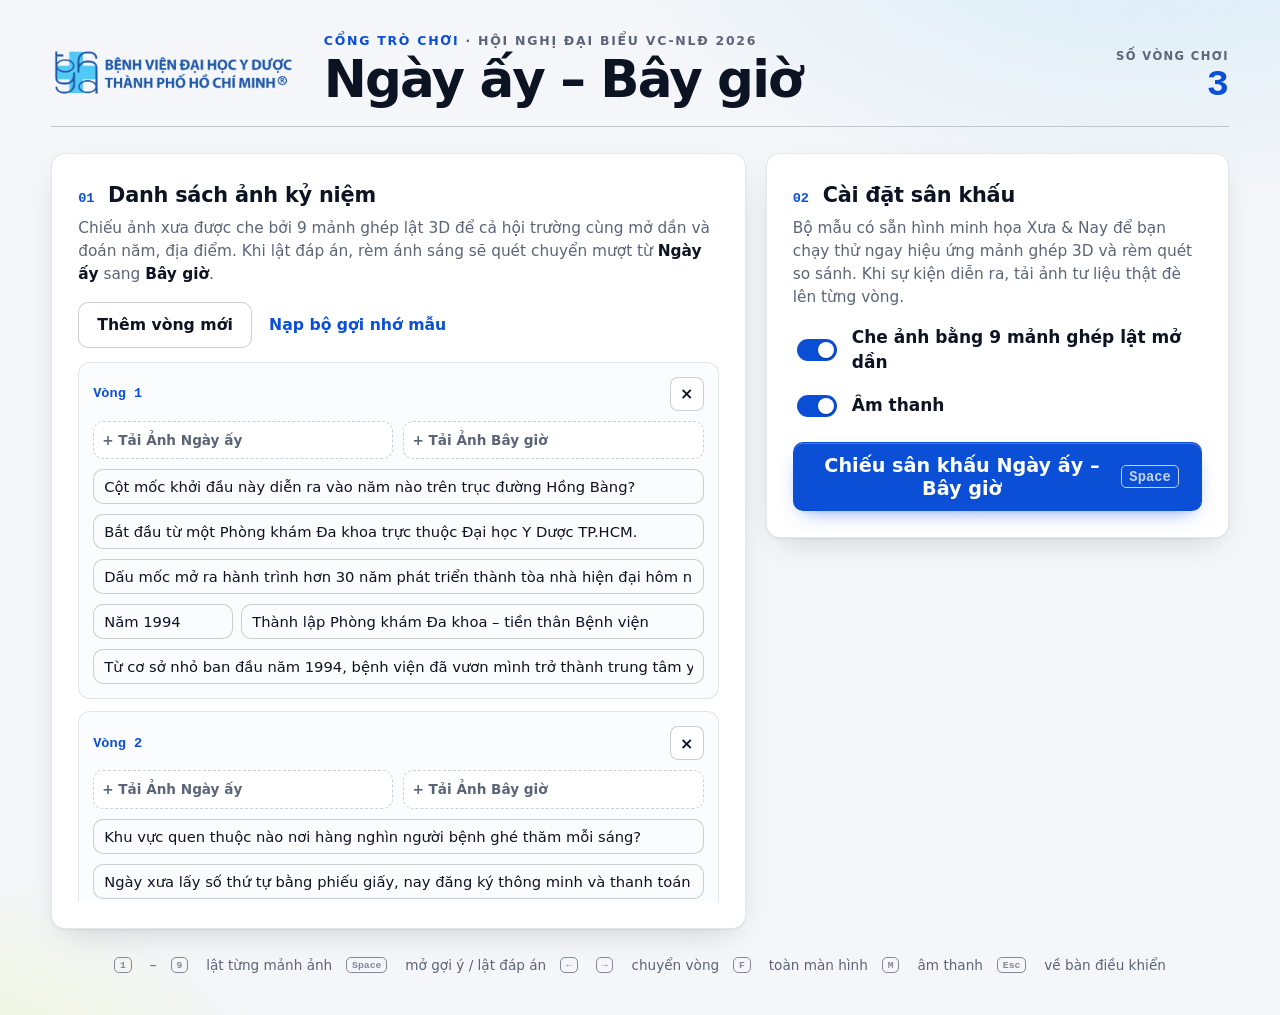
<file: ngay-ay-bay-gio.html>
<!doctype html>
<html lang="vi">
<head>
  <meta charset="utf-8">
  <meta name="viewport" content="width=device-width, initial-scale=1">
  <title>Ngày ấy – Bây giờ</title>
  <link rel="icon" href="data:image/svg+xml,%3Csvg xmlns='http://www.w3.org/2000/svg' viewBox='0 0 64 64'%3E%3Crect width='64' height='64' rx='14' fill='%230b4fd6'/%3E%3Crect x='10' y='16' width='20' height='32' rx='4' fill='%23fff'/%3E%3Crect x='34' y='16' width='20' height='32' rx='4' fill='%23d4ff3a'/%3E%3C/svg%3E">
  <link rel="stylesheet" href="css/chung.css">
  <link rel="stylesheet" href="css/ngay-ay.css">
</head>
<body>
  <!-- ── Bàn điều khiển ── -->
  <main id="man-chuan-bi" class="man chuan-bi" aria-labelledby="tieu-de-chuan-bi">
    <header class="cb-dau">
      <a href="index.html" class="ve-cong" aria-label="Về cổng trò chơi"><img src="assets/logo.png" alt="Bệnh viện Đại học Y Dược Thành phố Hồ Chí Minh" class="logo" width="220" height="47"></a>
      <div class="cb-tieu-de">
        <p class="nhan-nho"><a href="index.html" class="lien-ket-cong">Cổng trò chơi</a> · <span class="ten-su-kien"></span></p>
        <h1 id="tieu-de-chuan-bi">Ngày ấy – Bây giờ</h1>
      </div>
      <dl class="tong-ket" aria-label="Tình trạng bộ ảnh">
        <div><dt>Số vòng chơi</dt><dd id="so-vong">0</dd></div>
      </dl>
    </header>

    <div class="cb-luoi na-luoi">
      <section class="the" aria-labelledby="h-bo-anh">
        <h2 id="h-bo-anh"><span class="so-buoc">01</span>Danh sách ảnh kỷ niệm</h2>
        <p class="goi-y">Chiếu ảnh xưa được che bởi 9 mảnh ghép lật 3D để cả hội trường cùng mở dần và đoán năm, địa điểm. Khi lật đáp án, rèm ánh sáng sẽ quét chuyển mượt từ <b>Ngày ấy</b> sang <b>Bây giờ</b>.</p>
        <div class="hang-nut">
          <button type="button" id="nut-them-vong" class="nut nut-vien">Thêm vòng mới</button>
          <button type="button" id="nut-nap-mau" class="nut nut-chu">Nạp bộ gợi nhớ mẫu</button>
          <button type="button" id="nut-don-anh" class="nut nut-chu nut-nguy" hidden>Dọn tất cả ảnh đã tải</button>
        </div>
        <ol id="ds-ky-niem" class="ds-ky-niem"></ol>
        <div id="trang-thai-na" class="trang-thai" role="status" aria-live="polite"></div>
      </section>

      <section class="the" aria-labelledby="h-san-khau">
        <h2 id="h-san-khau"><span class="so-buoc">02</span>Cài đặt sân khấu</h2>
        <p class="goi-y">Bộ mẫu có sẵn hình minh họa Xưa &amp; Nay để bạn chạy thử ngay hiệu ứng mảnh ghép 3D và rèm quét so sánh. Khi sự kiện diễn ra, tải ảnh tư liệu thật đè lên từng vòng.</p>
        <label class="hop-chon"><input id="o-manh-ghep" type="checkbox" checked><span>Che ảnh bằng 9 mảnh ghép lật mở dần</span></label>
        <label class="hop-chon"><input id="o-am-thanh" type="checkbox" checked><span>Âm thanh</span></label>
        <button type="button" id="nut-vao" class="nut nut-chinh nut-to" disabled><span>Chiếu sân khấu Ngày ấy – Bây giờ</span><kbd>Space</kbd></button>
      </section>
    </div>
    <p class="phim-tat"><kbd>1</kbd>–<kbd>9</kbd> lật từng mảnh ảnh <kbd>Space</kbd> mở gợi ý / lật đáp án <kbd>←</kbd><kbd>→</kbd> chuyển vòng <kbd>F</kbd> toàn màn hình <kbd>M</kbd> âm thanh <kbd>Esc</kbd> về bàn điều khiển</p>
  </main>

  <!-- ── Sân khấu ── -->
  <section id="man-san-khau" class="man na-san-khau" aria-label="Sân khấu Ngày ấy – Bây giờ" hidden>
    <div class="na-nen" aria-hidden="true"><span></span><span></span></div>

    <header class="na-dau">
      <div class="na-trai">
        <img src="assets/logo.png" alt="" class="logo-nho" width="160" height="34">
        <div>
          <p class="nhan-nho ten-su-kien"></p>
          <div class="na-chi-so-hang">
            <p id="sk-chi-so" class="na-chi-so"></p>
            <div id="sk-moc-ds" class="na-moc-ds" aria-hidden="true"></div>
          </div>
        </div>
      </div>
    </header>

    <div class="na-trung-tam">
      <div class="na-san-anh">
        <div id="sk-khung-chinh" class="na-khung-chinh">
          <img id="sk-img-xua" class="na-lop-anh na-lop-xua" alt="Hình ảnh Ngày ấy">
          <div id="sk-lop-nay-boc" class="na-lop-nay-boc" hidden>
            <img id="sk-img-nay" class="na-lop-nay" alt="Hình ảnh Bây giờ">
          </div>
          <span class="na-nhan-goc trai">Ngày ấy</span>
          <span id="sk-nhan-nay" class="na-nhan-goc phai" hidden>Bây giờ</span>
          <div id="sk-rem" class="na-rem" hidden><div class="na-rem-tay" aria-hidden="true">↔</div></div>
          <input id="sk-keo-rem" type="range" min="0" max="100" value="50" class="na-thanh-keo" aria-label="Kéo rèm so sánh Ngày ấy và Bây giờ" hidden>
          <div id="sk-luoi-manh" class="na-luoi-manh" aria-label="Mảnh ghép che ảnh"></div>
          <div id="sk-chop" class="na-chop" aria-hidden="true"></div>
        </div>
        <div class="na-thanh-cong-cu-anh">
          <p id="sk-trang-thai-anh" class="na-trang-thai-anh"></p>
          <div class="hang-nut" style="margin: 0;">
            <button type="button" id="nut-mo-manh" class="nut nut-vien">Mở ngẫu nhiên 1 mảnh</button>
            <button type="button" id="nut-mo-het-manh" class="nut nut-chu">Mở hết mảnh</button>
            <button type="button" id="nut-quet-lai" class="nut nut-vien" hidden>Quét rèm so sánh lại</button>
          </div>
        </div>
      </div>

      <div class="na-thong-tin">
        <h2 id="sk-cau-hoi" class="na-cau-hoi"></h2>
        <ul id="sk-goi-y" class="na-goi-y-ds" aria-live="polite"></ul>
        <div id="sk-dap-an" class="na-dap-an" hidden aria-live="polite">
          <p id="sk-nam" class="na-nam"></p>
          <p id="sk-dia-diem" class="na-dia-diem"></p>
          <p id="sk-chuyen" class="na-chuyen"></p>
        </div>
      </div>
    </div>

    <footer class="na-chan">
      <div class="hang-nut" style="margin: 0;">
        <button type="button" id="nut-truoc" class="nut nut-vien">Vòng trước <kbd>←</kbd></button>
        <button type="button" id="nut-buoc" class="nut nut-chinh">Mở gợi ý 1 <kbd>Space</kbd></button>
        <button type="button" id="nut-sau" class="nut nut-vien">Vòng tiếp <kbd>→</kbd></button>
      </div>
      <button type="button" id="nut-ve" class="nut nut-chu">Về bàn điều khiển <kbd>Esc</kbd></button>
    </footer>
    <canvas id="phao-na" aria-hidden="true"></canvas>
  </section>

  <script src="js/chung/luu-tru.js" defer></script>
  <script src="js/chung/am-thanh.js" defer></script>
  <script src="js/chung/phao.js" defer></script>
  <script src="js/quay-so/anh-giai.js" defer></script>
  <script src="js/ngay-ay/app.js" defer></script>
</body>
</html>
</file>
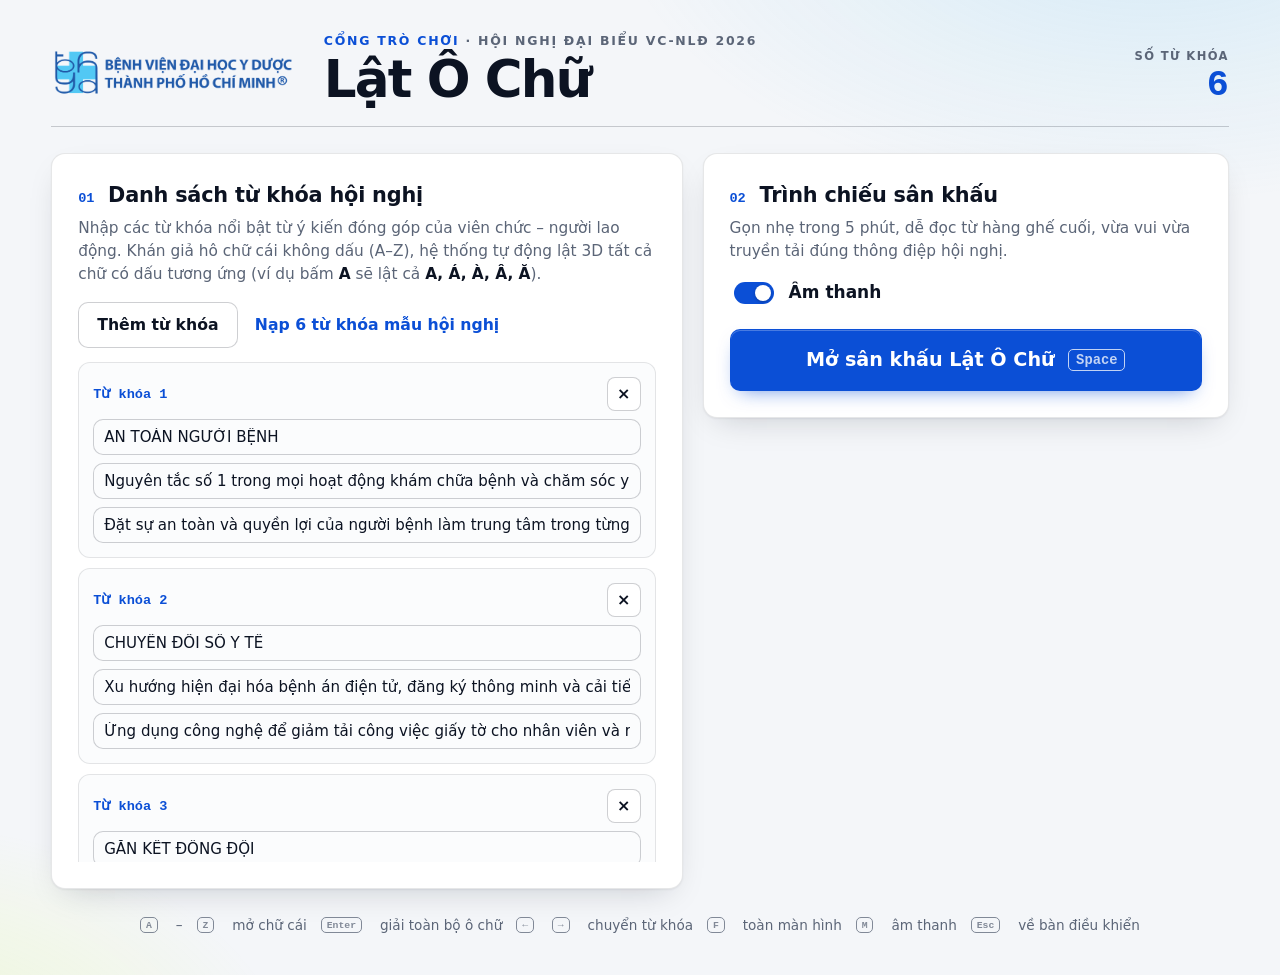
<file: o-chu.html>
<!doctype html>
<html lang="vi">
<head>
  <meta charset="utf-8">
  <meta name="viewport" content="width=device-width, initial-scale=1">
  <title>Lật Ô Chữ – Từ khóa Hội nghị</title>
  <link rel="icon" href="data:image/svg+xml,%3Csvg xmlns='http://www.w3.org/2000/svg' viewBox='0 0 64 64'%3E%3Crect width='64' height='64' rx='14' fill='%230c1322'/%3E%3Crect x='8' y='18' width='22' height='28' rx='5' fill='%232563eb'/%3E%3Crect x='34' y='18' width='22' height='28' rx='5' fill='%23d4ff3a'/%3E%3Ctext x='45' y='39' text-anchor='middle' font-family='sans-serif' font-weight='900' font-size='18' fill='%230c1322'%3EA%3C/text%3E%3C/svg%3E">
  <link rel="stylesheet" href="css/chung.css">
  <link rel="stylesheet" href="css/o-chu.css">
</head>
<body>
  <main id="man-chuan-bi" class="man chuan-bi" aria-labelledby="tieu-de-chuan-bi">
    <header class="cb-dau">
      <a href="index.html" class="ve-cong" aria-label="Về cổng trò chơi"><img src="assets/logo.png" alt="Bệnh viện Đại học Y Dược Thành phố Hồ Chí Minh" class="logo" width="220" height="47"></a>
      <div class="cb-tieu-de">
        <p class="nhan-nho"><a href="index.html" class="lien-ket-cong">Cổng trò chơi</a> · <span class="ten-su-kien"></span></p>
        <h1 id="tieu-de-chuan-bi">Lật Ô Chữ</h1>
      </div>
      <dl class="tong-ket" aria-label="Tình trạng bộ từ khóa">
        <div><dt>Số từ khóa</dt><dd id="so-tu">0</dd></div>
      </dl>
    </header>

    <div class="cb-luoi">
      <section class="the" aria-labelledby="h-tu-khoa">
        <h2 id="h-tu-khoa"><span class="so-buoc">01</span>Danh sách từ khóa hội nghị</h2>
        <p class="goi-y">Nhập các từ khóa nổi bật từ ý kiến đóng góp của viên chức – người lao động. Khán giả hô chữ cái không dấu (A–Z), hệ thống tự động lật 3D tất cả chữ có dấu tương ứng (ví dụ bấm <b>A</b> sẽ lật cả <b>A, Á, À, Â, Ă</b>).</p>
        <div class="hang-nut">
          <button type="button" id="nut-them" class="nut nut-vien">Thêm từ khóa</button>
          <button type="button" id="nut-mau" class="nut nut-chu">Nạp 6 từ khóa mẫu hội nghị</button>
        </div>
        <ol id="ds-tu-khoa" class="oc-ds"></ol>
      </section>

      <section class="the" aria-labelledby="h-san-khau">
        <h2 id="h-san-khau"><span class="so-buoc">02</span>Trình chiếu sân khấu</h2>
        <p class="goi-y">Gọn nhẹ trong 5 phút, dễ đọc từ hàng ghế cuối, vừa vui vừa truyền tải đúng thông điệp hội nghị.</p>
        <label class="hop-chon"><input id="o-am-thanh" type="checkbox" checked><span>Âm thanh</span></label>
        <button type="button" id="nut-vao" class="nut nut-chinh nut-to" disabled><span>Mở sân khấu Lật Ô Chữ</span><kbd>Space</kbd></button>
      </section>
    </div>
    <p class="phim-tat"><kbd>A</kbd>–<kbd>Z</kbd> mở chữ cái <kbd>Enter</kbd> giải toàn bộ ô chữ <kbd>←</kbd><kbd>→</kbd> chuyển từ khóa <kbd>F</kbd> toàn màn hình <kbd>M</kbd> âm thanh <kbd>Esc</kbd> về bàn điều khiển</p>
  </main>

  <section id="man-san-khau" class="man oc-san-khau" aria-label="Sân khấu Lật Ô Chữ" hidden>
    <div class="oc-nen" aria-hidden="true"><span></span><span></span></div>
    <header class="oc-dau">
      <div class="oc-trai">
        <img src="assets/logo.png" alt="" class="logo-nho" width="160" height="34">
        <div>
          <p class="nhan-nho ten-su-kien"></p>
          <p id="sk-chi-so" class="oc-chi-so"></p>
        </div>
      </div>
      <p id="sk-thong-ke" class="oc-thong-ke"></p>
    </header>

    <div class="oc-trung-tam">
      <p id="sk-goi-y" class="oc-goi-y"></p>
      <div id="sk-bang" class="oc-bang" aria-live="polite"></div>
      <p id="sk-y-nghia" class="oc-y-nghia" hidden></p>
      <div id="sk-phim" class="oc-phim" aria-label="Bảng chữ cái chọn mở"></div>
    </div>

    <footer class="oc-chan">
      <div class="hang-nut" style="margin: 0;">
        <button type="button" id="nut-truoc" class="nut nut-vien">Từ trước <kbd>←</kbd></button>
        <button type="button" id="nut-giai" class="nut nut-chinh">Giải ô chữ <kbd>Enter</kbd></button>
        <button type="button" id="nut-sau" class="nut nut-vien">Từ tiếp <kbd>→</kbd></button>
      </div>
      <button type="button" id="nut-ve" class="nut nut-chu">Về bàn điều khiển <kbd>Esc</kbd></button>
    </footer>
    <canvas id="phao-oc" aria-hidden="true"></canvas>
  </section>

  <script src="js/chung/luu-tru.js" defer></script>
  <script src="js/chung/am-thanh.js" defer></script>
  <script src="js/chung/phao.js" defer></script>
  <script src="js/o-chu/o-chu.js" defer></script>
  <script src="js/o-chu/app.js" defer></script>
</body>
</html>
</file>
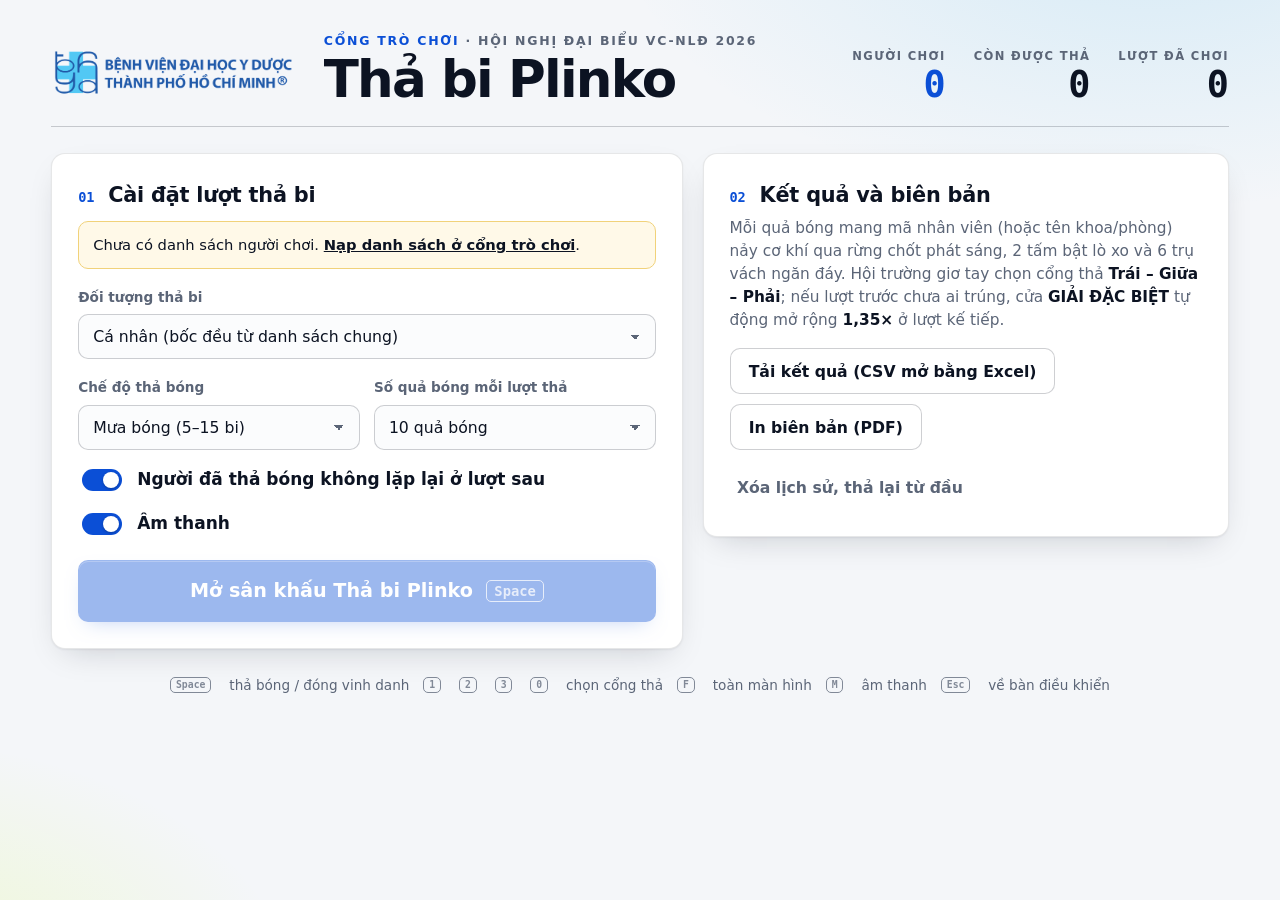
<file: plinko.html>
<!doctype html>
<html lang="vi">
<head>
  <meta charset="utf-8">
  <meta name="viewport" content="width=device-width, initial-scale=1">
  <title>Thả bi Plinko – Tháp bóng may mắn</title>
  <link rel="icon" href="data:image/svg+xml,%3Csvg xmlns='http://www.w3.org/2000/svg' viewBox='0 0 64 64'%3E%3Crect width='64' height='64' rx='14' fill='%230c1322'/%3E%3Ccircle cx='32' cy='18' r='6' fill='%23d4ff3a'/%3E%3Ccircle cx='22' cy='34' r='4' fill='%23fff'/%3E%3Ccircle cx='42' cy='34' r='4' fill='%23fff'/%3E%3Ccircle cx='32' cy='48' r='6' fill='%230b4fd6'/%3E%3C/svg%3E">
  <link rel="stylesheet" href="css/chung.css">
  <link rel="stylesheet" href="css/plinko.css">
</head>
<body>
  <main id="man-chuan-bi" class="man chuan-bi" aria-labelledby="tieu-de-chuan-bi">
    <header class="cb-dau">
      <a href="index.html" class="ve-cong" aria-label="Về cổng trò chơi"><img src="assets/logo.png" alt="Bệnh viện Đại học Y Dược Thành phố Hồ Chí Minh" class="logo" width="220" height="47"></a>
      <div class="cb-tieu-de">
        <p class="nhan-nho"><a href="index.html" class="lien-ket-cong">Cổng trò chơi</a> · <span class="ten-su-kien"></span></p>
        <h1 id="tieu-de-chuan-bi">Thả bi Plinko</h1>
      </div>
      <dl class="tong-ket" aria-label="Tình trạng người chơi">
        <div><dt>Người chơi</dt><dd id="so-nguoi">0</dd></div>
        <div><dt>Còn được thả</dt><dd id="so-con">0</dd></div>
        <div><dt>Lượt đã chơi</dt><dd id="so-luot">0</dd></div>
      </dl>
    </header>

    <div class="cb-luoi">
      <section class="the" aria-labelledby="h-cai-dat">
        <h2 id="h-cai-dat"><span class="so-buoc">01</span>Cài đặt lượt thả bi</h2>
        <p id="goi-y-danh-sach" class="trang-thai canh-bao" hidden>Chưa có danh sách người chơi. <a href="index.html#danh-sach">Nạp danh sách ở cổng trò chơi</a>.</p>
        <div>
          <label class="nhan" for="o-nguon">Đối tượng thả bi</label>
          <select id="o-nguon">
            <option value="ca-nhan" selected>Cá nhân (bốc đều từ danh sách chung)</option>
            <option value="don-vi">Đơn vị (mỗi khoa/phòng 1 quả bóng)</option>
          </select>
        </div>
        <div class="hai-cot">
          <div>
            <label class="nhan" for="o-che-do">Chế độ thả bóng</label>
            <select id="o-che-do">
              <option value="mua-bong" selected>Mưa bóng (5–15 bi)</option>
              <option value="bi-vang">Bi Vàng Chung Kết (1–3 bi đại)</option>
            </select>
          </div>
          <div>
            <label class="nhan" for="o-so-bi">Số quả bóng mỗi lượt thả</label>
            <select id="o-so-bi">
              <option value="5">5 quả bóng</option>
              <option value="10" selected>10 quả bóng</option>
              <option value="15">15 quả bóng</option>
            </select>
          </div>
        </div>
        <label class="hop-chon"><input id="o-loai-trung" type="checkbox" checked><span>Người đã thả bóng không lặp lại ở lượt sau</span></label>
        <label class="hop-chon"><input id="o-am-thanh" type="checkbox" checked><span>Âm thanh</span></label>
        <button type="button" id="nut-vao" class="nut nut-chinh nut-to" disabled><span>Mở sân khấu Thả bi Plinko</span><kbd>Space</kbd></button>
      </section>

      <section class="the" aria-labelledby="h-ket-qua">
        <h2 id="h-ket-qua"><span class="so-buoc">02</span>Kết quả và biên bản</h2>
        <p class="goi-y">Mỗi quả bóng mang mã nhân viên (hoặc tên khoa/phòng) nảy cơ khí qua rừng chốt phát sáng, 2 tấm bật lò xo và 6 trụ vách ngăn đáy. Hội trường giơ tay chọn cổng thả <b>Trái – Giữa – Phải</b>; nếu lượt trước chưa ai trúng, cửa <b>GIẢI ĐẶC BIỆT</b> tự động mở rộng <b>1,35×</b> ở lượt kế tiếp.</p>
        <div class="hang-nut">
          <button type="button" id="nut-xuat" class="nut nut-vien">Tải kết quả (CSV mở bằng Excel)</button>
          <button type="button" id="nut-in-bien-ban" class="nut nut-vien">In biên bản (PDF)</button>
        </div>
        <div class="hang-nut">
          <button type="button" id="nut-lam-lai" class="nut nut-chu nut-nguy">Xóa lịch sử, thả lại từ đầu</button>
        </div>
      </section>
    </div>
    <p class="phim-tat"><kbd>Space</kbd> thả bóng / đóng vinh danh <kbd>1</kbd> <kbd>2</kbd> <kbd>3</kbd> <kbd>0</kbd> chọn cổng thả <kbd>F</kbd> toàn màn hình <kbd>M</kbd> âm thanh <kbd>Esc</kbd> về bàn điều khiển</p>
  </main>

  <section id="man-san-khau" class="man pl-san-khau" aria-label="Sân khấu Thả bi Plinko" hidden>
    <div class="pl-nen" aria-hidden="true"><span></span><span></span></div>
    <header class="pl-dau">
      <div class="pl-trai">
        <img src="assets/logo.png" alt="" class="logo-nho" width="150" height="32">
        <div>
          <p class="nhan-nho ten-su-kien"></p>
          <p id="sk-luot" class="pl-tieu-de">Tháp bóng may mắn Plinko</p>
        </div>
      </div>
      <div class="pl-dau-phai">
        <p id="pl-mo-rong" class="pl-mo-rong" hidden>CỬA ĐẶC BIỆT MỞ RỘNG 1,35×</p>
        <p class="pl-thong-so"><span id="sk-con">0</span> người còn trong danh sách</p>
      </div>
    </header>

    <div class="pl-than">
      <div class="pl-khung-thap">
        <div id="pl-the-roi" class="pl-the-roi" aria-live="polite">
          <span id="pl-roi-nhan" class="pl-roi-nhan">TIÊU ĐIỂM ĐANG RƠI</span>
          <span id="pl-roi-ma" class="pl-roi-ma">---</span>
          <strong id="pl-roi-ten" class="pl-roi-ten">Sẵn sàng thả bóng</strong>
          <span id="pl-roi-don-vi" class="pl-roi-don-vi">Chọn cổng thả bên dưới rồi nhấn Space</span>
        </div>

        <div class="pl-canvas-boc">
          <canvas id="plinko-canvas" aria-label="Tháp bóng Plinko"></canvas>
          <div id="pl-dem-nguoc" class="pl-dem-nguoc" hidden aria-live="assertive">
            <svg class="pl-dem-vong" viewBox="0 0 200 200" aria-hidden="true">
              <circle cx="100" cy="100" r="90"></circle>
            </svg>
            <span id="pl-dem-so">3</span>
          </div>
        </div>

        <div class="pl-dieu-khien">
          <div id="pl-chon-cong" class="pl-cong-chon" role="group" aria-label="Chọn cổng thả bóng">
            <button type="button" class="nut nut-vien pl-nut-cong" data-cong="trai"><kbd>1</kbd><span>Trái</span></button>
            <button type="button" class="nut nut-vien pl-nut-cong" data-cong="giua"><kbd>2</kbd><span>Giữa</span></button>
            <button type="button" class="nut nut-vien pl-nut-cong" data-cong="phai"><kbd>3</kbd><span>Phải</span></button>
            <button type="button" class="nut nut-vien pl-nut-cong dang-chon" data-cong="ngau-nhien"><kbd>0</kbd><span>Ngẫu nhiên</span></button>
          </div>
          <div class="pl-hanh-dong">
            <button type="button" id="nut-tha" class="nut nut-chinh nut-to nut-hep"><span>Thả bóng ngay</span><kbd>Space</kbd></button>
            <button type="button" id="nut-ve" class="nut nut-vien">Về bàn điều khiển <kbd>Esc</kbd></button>
          </div>
        </div>
      </div>

      <aside class="pl-bang-phai" aria-label="Kết quả bóng chạm đáy">
        <div id="pl-tieu-diem-luot" class="pl-tieu-diem-luot" hidden>
          <p id="pl-td-giai" class="pl-td-giai">DẪN ĐẦU LƯỢT THẢ</p>
          <p id="pl-td-ten" class="pl-td-ten"></p>
          <p class="pl-td-phu"><span id="pl-td-ma" class="pl-td-ma"></span><span id="pl-td-don-vi" class="pl-td-don-vi"></span></p>
        </div>
        <h3>Bảng kết quả lượt thả</h3>
        <ol id="pl-ds-ve" class="pl-ds-ve" aria-live="polite"></ol>
      </aside>
    </div>

    <footer class="pl-thanh-duoi">
      <p id="pl-binh-luan" class="pl-binh-luan" aria-live="polite"></p>
    </footer>

    <div id="pl-vinh-danh" class="pl-vinh-danh" role="dialog" aria-modal="true" aria-labelledby="pl-vd-ten" hidden>
      <div class="pl-den-san-khau" aria-hidden="true"><span></span><span></span><span></span></div>
      <div class="pl-vd-khung">
        <p class="nhan-nho">Vinh danh sân khấu · Thả bi Plinko</p>
        <div id="pl-the-3d" class="pl-the-3d">
          <div class="pl-the-3d-mat">
            <p id="pl-vd-hang" class="pl-vd-hang"></p>
            <h2 id="pl-vd-ten" class="pl-vd-ten"></h2>
            <p class="pl-vd-phu">
              <span id="pl-vd-ma" class="pl-vd-ma"></span>
              <span id="pl-vd-don-vi" class="pl-vd-don-vi"></span>
            </p>
            <p id="pl-vd-them" class="pl-vd-them" hidden></p>
          </div>
        </div>
        <div class="hang-nut hang-giua">
          <button type="button" id="nut-dong-vinh-danh" class="nut nut-chinh nut-to nut-hep"><span>Tiếp tục lượt mới</span><kbd>Space</kbd></button>
        </div>
      </div>
    </div>

    <canvas id="phao-plinko" aria-hidden="true"></canvas>
  </section>

  <script src="js/chung/luu-tru.js" defer></script>
  <script src="js/chung/bien-ban.js" defer></script>
  <script src="js/chung/am-thanh.js" defer></script>
  <script src="js/chung/phao.js" defer></script>
  <script src="js/dua-vit/dua.js" defer></script>
  <script src="js/plinko/plinko.js" defer></script>
  <script src="js/plinko/ve-plinko.js" defer></script>
  <script src="js/plinko/app.js" defer></script>
</body>
</html>
</file>
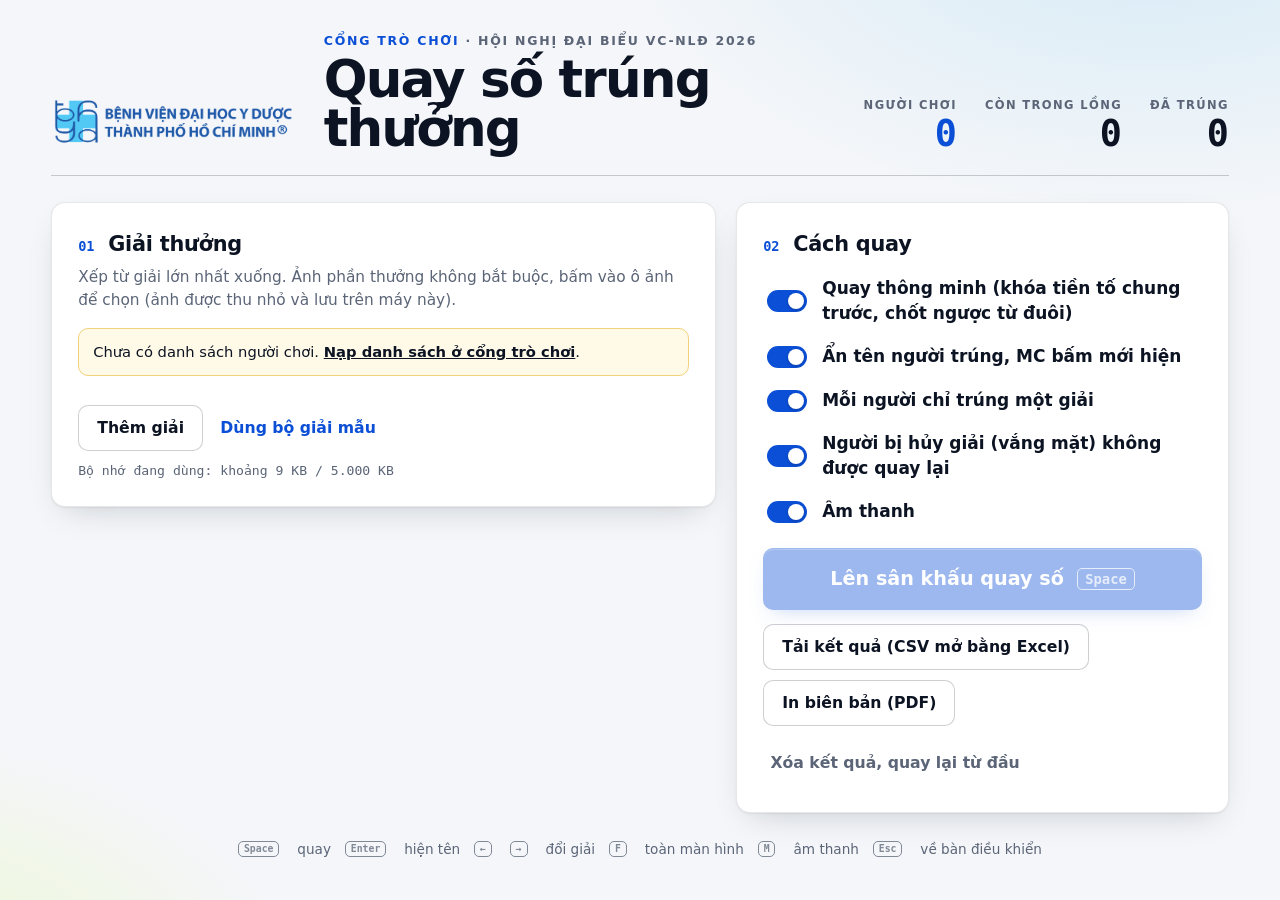
<file: quay-so.html>
<!doctype html>
<html lang="vi">
<head>
  <meta charset="utf-8">
  <meta name="viewport" content="width=device-width, initial-scale=1">
  <title>Quay số trúng thưởng</title>
  <link rel="icon" href="data:image/svg+xml,%3Csvg xmlns='http://www.w3.org/2000/svg' viewBox='0 0 64 64'%3E%3Crect width='64' height='64' rx='14' fill='%230c1322'/%3E%3Crect x='10' y='16' width='13' height='32' rx='3' fill='%23fff'/%3E%3Crect x='26' y='16' width='13' height='32' rx='3' fill='%23fff'/%3E%3Crect x='42' y='16' width='13' height='32' rx='3' fill='%23d4ff3a'/%3E%3C/svg%3E">
  <link rel="stylesheet" href="css/chung.css">
  <link rel="stylesheet" href="css/quay-so.css">
</head>
<body>
  <!-- ── Bàn điều khiển ── -->
  <main id="man-chuan-bi" class="man chuan-bi" aria-labelledby="tieu-de-chuan-bi">
    <header class="cb-dau">
      <a href="index.html" class="ve-cong" aria-label="Về cổng trò chơi"><img src="assets/logo.png" alt="Bệnh viện Đại học Y Dược Thành phố Hồ Chí Minh" class="logo" width="220" height="47"></a>
      <div class="cb-tieu-de">
        <p class="nhan-nho"><a href="index.html" class="lien-ket-cong">Cổng trò chơi</a> · <span class="ten-su-kien"></span></p>
        <h1 id="tieu-de-chuan-bi">Quay số trúng thưởng</h1>
      </div>
      <dl class="tong-ket" aria-label="Tình trạng">
        <div><dt>Người chơi</dt><dd id="so-nguoi">0</dd></div>
        <div><dt>Còn trong lồng</dt><dd id="so-long">0</dd></div>
        <div><dt>Đã trúng</dt><dd id="so-trung">0</dd></div>
      </dl>
    </header>

    <div class="cb-luoi qs-luoi">
      <section class="the" aria-labelledby="h-giai">
        <h2 id="h-giai"><span class="so-buoc">01</span>Giải thưởng</h2>
        <p class="goi-y">Xếp từ giải lớn nhất xuống. Ảnh phần thưởng không bắt buộc, bấm vào ô ảnh để chọn (ảnh được thu nhỏ và lưu trên máy này).</p>
        <p id="goi-y-danh-sach" class="trang-thai canh-bao" hidden>Chưa có danh sách người chơi. <a href="index.html#danh-sach">Nạp danh sách ở cổng trò chơi</a>.</p>
        <ol id="ds-giai" class="ds-giai"></ol>
        <div class="hang-nut">
          <button type="button" id="nut-them-giai" class="nut nut-vien">Thêm giải</button>
          <button type="button" id="nut-giai-mau" class="nut nut-chu">Dùng bộ giải mẫu</button>
          <button type="button" id="nut-don-anh" class="nut nut-chu nut-nguy" hidden>Dọn tất cả ảnh giải</button>
        </div>
        <p id="dung-luong-bo-nho" class="bo-nho-thong-tin"></p>
        <div id="trang-thai-giai" class="trang-thai" role="status" aria-live="polite"></div>
      </section>

      <section class="the" aria-labelledby="h-cai-dat">
        <h2 id="h-cai-dat"><span class="so-buoc">02</span>Cách quay</h2>
        <label class="hop-chon"><input id="o-quay-nguoc" type="checkbox" checked><span>Quay thông minh (khóa tiền tố chung trước, chốt ngược từ đuôi)</span></label>
        <label class="hop-chon"><input id="o-an-ten" type="checkbox" checked><span>Ẩn tên người trúng, MC bấm mới hiện</span></label>
        <label class="hop-chon"><input id="o-mot-giai" type="checkbox" checked><span>Mỗi người chỉ trúng một giải</span></label>
        <label class="hop-chon"><input id="o-loai-vang" type="checkbox" checked><span>Người bị hủy giải (vắng mặt) không được quay lại</span></label>
        <label class="hop-chon"><input id="o-am-thanh" type="checkbox" checked><span>Âm thanh</span></label>
        <button type="button" id="nut-vao" class="nut nut-chinh nut-to" disabled><span>Lên sân khấu quay số</span><kbd>Space</kbd></button>
        <div class="hang-nut">
          <button type="button" id="nut-xuat" class="nut nut-vien">Tải kết quả (CSV mở bằng Excel)</button>
          <button type="button" id="nut-in-bien-ban" class="nut nut-vien">In biên bản (PDF)</button>
        </div>
        <div class="hang-nut">
          <button type="button" id="nut-lam-lai" class="nut nut-chu nut-nguy">Xóa kết quả, quay lại từ đầu</button>
        </div>
      </section>
    </div>
    <p class="phim-tat"><kbd>Space</kbd> quay <kbd>Enter</kbd> hiện tên <kbd>←</kbd><kbd>→</kbd> đổi giải <kbd>F</kbd> toàn màn hình <kbd>M</kbd> âm thanh <kbd>Esc</kbd> về bàn điều khiển</p>
  </main>

  <!-- ── Sân khấu ── -->
  <section id="man-san-khau" class="man san-khau" aria-label="Sân khấu quay số" hidden>
    <div class="sk-nen" aria-hidden="true"><span></span><span></span><div class="sk-tia-sang"></div></div>
    <header class="sk-dau">
      <div class="sk-trai">
        <img src="assets/logo.png" alt="" class="logo-nho" width="170" height="36">
        <div>
          <p class="nhan-nho ten-su-kien"></p>
          <p class="sk-tieu-de">Quay số trúng thưởng</p>
        </div>
      </div>
      <p class="sk-long"><span id="sk-long">0</span> người trong lồng quay</p>
    </header>

    <nav class="sk-tab" id="sk-tab" aria-label="Chọn giải"></nav>

    <div class="sk-than">
      <div class="sk-may">
        <div class="sk-pheu" id="sk-pheu" aria-live="polite" hidden>
          <div class="pheu-dau">
            <span class="pheu-nhan" id="pheu-nhan">Đang khoanh vùng</span>
            <span class="pheu-so" id="pheu-so">CÒN 0</span>
          </div>
          <div class="pheu-khung-thanh"><div class="pheu-thanh" id="pheu-thanh"></div></div>
          <div class="pheu-don-vi" id="pheu-don-vi"></div>
        </div>
        <div class="may" id="may" aria-hidden="true"></div>
        <div class="sk-bang-lat" id="sk-bang-lat" aria-live="polite" hidden></div>
        <div class="sk-ket-qua" id="sk-ket-qua" aria-live="polite">
          <p class="sk-nhan-trang-thai" id="sk-nhan-trang-thai" hidden></p>
          <p class="sk-ma" id="sk-ma"></p>
          <p class="sk-don-vi" id="sk-don-vi"></p>
          <p class="sk-ten" id="sk-ten"></p>
        </div>
        <div class="hang-nut hang-giua sk-nut">
          <button type="button" id="nut-quay" class="nut nut-chinh nut-quay"><span id="chu-nut-quay">Quay</span><kbd>Space</kbd></button>
          <button type="button" id="nut-hien-ten" class="nut nut-vien nut-hien" hidden><span id="chu-nut-hien">Hiện đơn vị</span><kbd>Enter</kbd></button>
          <button type="button" id="nut-quay-bang" class="nut nut-vien" hidden>Quay cả bảng</button>
          <button type="button" id="nut-quay-het" class="nut nut-vien">Quay hết giải này</button>
          <button type="button" id="nut-loc-lien-ke" class="nut nut-vien nut-loc-lk" hidden>Trao Lộc Liền Kề</button>
          <button type="button" id="nut-huy" class="nut nut-vien nut-huy" hidden>Hủy giải (vắng mặt)</button>
          <button type="button" id="nut-co-mat" class="nut nut-chinh nut-co-mat" hidden>Đã có mặt (giữ giải)</button>
          <button type="button" id="nut-xac-nhan-vang" class="nut nut-vien nut-huy" hidden disabled>Xác nhận vắng &amp; Chuyển lộc</button>
        </div>
      </div>

      <aside class="sk-giai" aria-labelledby="sk-ten-giai">
        <div class="sk-anh" id="sk-anh"></div>
        <p class="nhan-nho" id="sk-con-lai"></p>
        <h2 id="sk-ten-giai"></h2>
        <p class="sk-phan-thuong" id="sk-phan-thuong"></p>
        <ol class="sk-nguoi-trung" id="sk-nguoi-trung" aria-label="Người trúng giải này"></ol>
        <button type="button" id="nut-hien-tat-ca" class="nut nut-chu" hidden>Hiện tên tất cả</button>
      </aside>
    </div>
    <canvas id="hieu-ung-sk" aria-hidden="true"></canvas>
    <canvas id="phao" aria-hidden="true"></canvas>
    <button type="button" id="nut-ve" class="nut nut-chu sk-ve">Về bàn điều khiển <kbd>Esc</kbd></button>
  </section>

  <script src="js/chung/luu-tru.js" defer></script>
  <script src="js/chung/bien-ban.js" defer></script>
  <script src="js/chung/am-thanh.js" defer></script>
  <script src="js/quay-so/quay.js" defer></script>
  <script src="js/quay-so/may-quay.js" defer></script>
  <script src="js/quay-so/anh-giai.js" defer></script>
  <script src="js/quay-so/cau-hinh-giai.js" defer></script>
  <script src="js/chung/phao.js" defer></script>
  <script src="js/quay-so/app.js" defer></script>
</body>
</html>
</file>
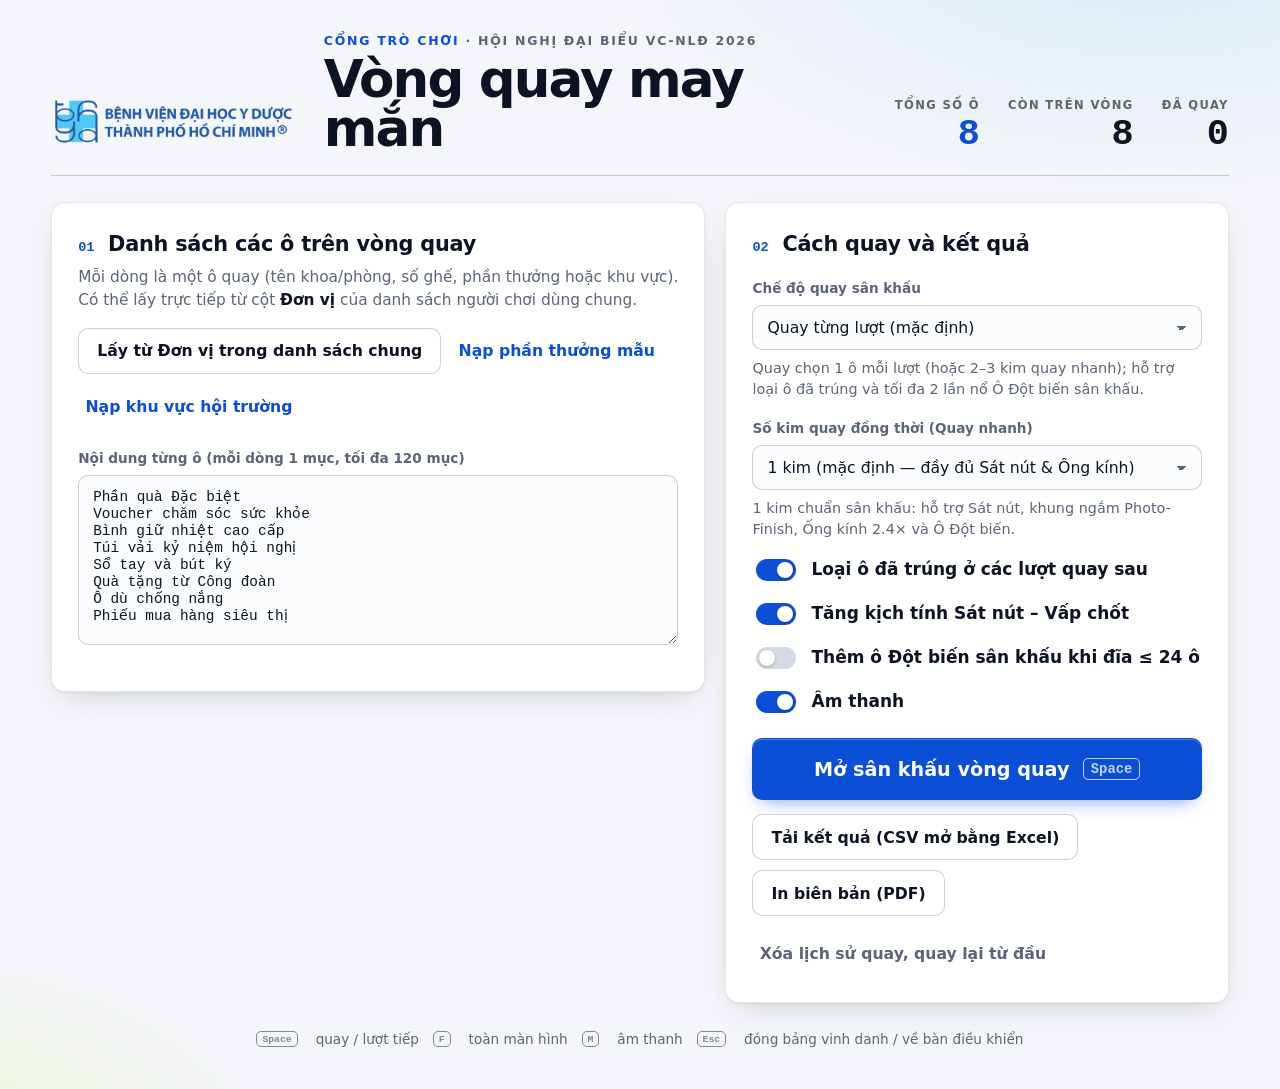
<file: vong-quay.html>
<!doctype html>
<html lang="vi">
<head>
  <meta charset="utf-8">
  <meta name="viewport" content="width=device-width, initial-scale=1">
  <title>Vòng quay may mắn</title>
  <link rel="icon" href="data:image/svg+xml,%3Csvg xmlns='http://www.w3.org/2000/svg' viewBox='0 0 64 64'%3E%3Ccircle cx='32' cy='32' r='28' fill='%230b4fd6' stroke='%230c1322' stroke-width='4'/%3E%3Cpath d='M32 32 L60 32 A28 28 0 0 0 32 4 Z' fill='%23d4ff3a'/%3E%3Ccircle cx='32' cy='32' r='8' fill='%23fff'/%3E%3C/svg%3E">
  <link rel="stylesheet" href="css/chung.css">
  <link rel="stylesheet" href="css/vong-quay.css">
</head>
<body>
  <!-- ── Bàn điều khiển ── -->
  <main id="man-chuan-bi" class="man chuan-bi" aria-labelledby="tieu-de-chuan-bi">
    <header class="cb-dau">
      <a href="index.html" class="ve-cong" aria-label="Về cổng trò chơi"><img src="assets/logo.png" alt="Bệnh viện Đại học Y Dược Thành phố Hồ Chí Minh" class="logo" width="220" height="47"></a>
      <div class="cb-tieu-de">
        <p class="nhan-nho"><a href="index.html" class="lien-ket-cong">Cổng trò chơi</a> · <span class="ten-su-kien"></span></p>
        <h1 id="tieu-de-chuan-bi">Vòng quay may mắn</h1>
      </div>
      <dl class="tong-ket" aria-label="Tình trạng vòng quay">
        <div><dt>Tổng số ô</dt><dd id="so-tong">0</dd></div>
        <div><dt>Còn trên vòng</dt><dd id="so-con">0</dd></div>
        <div><dt>Đã quay</dt><dd id="so-da-quay">0</dd></div>
      </dl>
    </header>

    <div class="cb-luoi vq-luoi">
      <section class="the" aria-labelledby="h-danh-sach-o">
        <h2 id="h-danh-sach-o"><span class="so-buoc">01</span>Danh sách các ô trên vòng quay</h2>
        <p class="goi-y">Mỗi dòng là một ô quay (tên khoa/phòng, số ghế, phần thưởng hoặc khu vực). Có thể lấy trực tiếp từ cột <b>Đơn vị</b> của danh sách người chơi dùng chung.</p>
        <div class="hang-nut">
          <button type="button" id="nut-lay-don-vi" class="nut nut-vien">Lấy từ Đơn vị trong danh sách chung</button>
          <button type="button" id="nut-mau-qua" class="nut nut-chu">Nạp phần thưởng mẫu</button>
          <button type="button" id="nut-mau-khu" class="nut nut-chu">Nạp khu vực hội trường</button>
        </div>
        <label class="nhan" for="o-danh-sach-muc">Nội dung từng ô (mỗi dòng 1 mục, tối đa 120 mục)</label>
        <textarea id="o-danh-sach-muc" rows="9" spellcheck="false" placeholder="Khoa Khám bệnh&#10;Khoa Dược&#10;Khoa Cấp cứu&#10;Phòng Hành chính"></textarea>
        <div id="trang-thai-vq" class="trang-thai" role="status" aria-live="polite"></div>
      </section>

      <section class="the" aria-labelledby="h-cai-dat">
        <h2 id="h-cai-dat"><span class="so-buoc">02</span>Cách quay và kết quả</h2>
        <label class="nhan" for="chon-che-do">Chế độ quay sân khấu</label>
        <select id="chon-che-do">
          <option value="thuong">Quay từng lượt (mặc định)</option>
          <option value="so-hai-chang">Quay 300+ đại biểu (2 chặng Đầu số → Số cuối)</option>
          <option value="hai-nhip">Quay 2 nhịp: Chọn Khoa rồi chốt Đại biểu</option>
          <option value="sinh-ton">Chung kết Sinh tồn (4–6 đội trụ lại sau cùng)</option>
        </select>
        <p id="mo-ta-che-do" class="vq-mo-ta-che-do"></p>
        <label class="nhan" for="chon-so-kim">Số kim quay đồng thời (Quay nhanh)</label>
        <select id="chon-so-kim">
          <option value="1">1 kim (mặc định — đầy đủ Sát nút &amp; Ống kính)</option>
          <option value="2">2 kim đối xứng 180° (chốt 2 giải/lượt)</option>
          <option value="3">3 kim tam giác 120° (chốt 3 giải/lượt)</option>
        </select>
        <p id="mo-ta-so-kim" class="vq-mo-ta-che-do"></p>
        <label class="hop-chon"><input id="o-loai-trung" type="checkbox" checked><span>Loại ô đã trúng ở các lượt quay sau</span></label>
        <label class="hop-chon"><input id="o-sat-nut" type="checkbox" checked><span>Tăng kịch tính Sát nút – Vấp chốt</span></label>
        <label class="hop-chon"><input id="o-dot-bien" type="checkbox"><span>Thêm ô Đột biến sân khấu khi đĩa ≤ 24 ô</span></label>
        <label class="hop-chon"><input id="o-am-thanh" type="checkbox" checked><span>Âm thanh</span></label>
        <button type="button" id="nut-vao" class="nut nut-chinh nut-to" disabled><span>Mở sân khấu vòng quay</span><kbd>Space</kbd></button>
        <div class="hang-nut">
          <button type="button" id="nut-xuat" class="nut nut-vien">Tải kết quả (CSV mở bằng Excel)</button>
          <button type="button" id="nut-in-bien-ban" class="nut nut-vien">In biên bản (PDF)</button>
        </div>
        <div class="hang-nut">
          <button type="button" id="nut-lam-lai" class="nut nut-chu nut-nguy">Xóa lịch sử quay, quay lại từ đầu</button>
        </div>
      </section>
    </div>
    <p class="phim-tat"><kbd>Space</kbd> quay / lượt tiếp <kbd>F</kbd> toàn màn hình <kbd>M</kbd> âm thanh <kbd>Esc</kbd> đóng bảng vinh danh / về bàn điều khiển</p>
  </main>

  <!-- ── Sân khấu ── -->
  <section id="man-san-khau" class="man vq-san-khau" aria-label="Sân khấu vòng quay" hidden>
    <div class="vq-nen" aria-hidden="true"><span></span><span></span></div>
    <div class="vq-den" aria-hidden="true"><span></span><span></span></div>

    <header class="vq-dau">
      <div class="vq-trai">
        <img src="assets/logo.png" alt="" class="logo-nho" width="160" height="34">
        <div>
          <p class="nhan-nho ten-su-kien"></p>
          <p class="vq-tieu-de">Vòng quay may mắn</p>
        </div>
      </div>
      <p class="vq-con"><span id="sk-con">0</span> <em id="sk-con-nhan">ô còn trên vòng</em></p>
    </header>

    <div class="vq-than">
      <div class="vq-trung-tam">
        <div id="vq-thanh-nhan" class="vq-thanh-nhan" aria-live="polite">
          <span id="vq-che-do-nhan" class="vq-nhan-che-do" hidden></span>
          <span id="vq-hieu-ung-nhan" class="vq-nhan-hieu-ung" hidden></span>
        </div>
        <div id="vq-ticker" class="vq-ticker" aria-live="off">
          <span class="vq-ticker-nhan">ĐANG CHỈ</span>
          <div class="vq-ticker-khung">
            <span id="vq-ticker-truoc" class="vq-ticker-phu tren"></span>
            <span id="vq-ticker-ten" class="vq-ticker-ten">Sẵn sàng quay</span>
            <span id="vq-ticker-sau" class="vq-ticker-phu duoi"></span>
          </div>
          <span id="vq-ticker-sat-nut" class="vq-chip-sat-nut" hidden>SÁT NÚT</span>
        </div>
        <div class="vq-khung-vong">
          <div id="vq-khung-lat" class="vq-khung-lat">
            <canvas id="vong-canvas" aria-label="Vòng quay may mắn"></canvas>
          </div>
        </div>
        <div class="hang-nut hang-giua vq-nut-dieu-khien">
          <button type="button" id="nut-quay" class="nut nut-chinh nut-quay-vong"><span id="nut-quay-chu">Quay vòng</span><kbd>Space</kbd></button>
          <button type="button" id="nut-ve-nhip-1" class="nut nut-vien" hidden>Về Nhịp 1 chọn khoa</button>
          <button type="button" id="nut-huy" class="nut nut-vien nut-nguy" hidden>Hủy kết quả vừa quay</button>
        </div>
      </div>

      <aside class="vq-bang-phai" aria-label="Kết quả vòng quay">
        <div id="vq-ket-qua" class="vq-ket-qua" aria-live="polite">
          <p class="nhan-nho">Kết quả lượt gần nhất</p>
          <p id="vq-kq-chu" class="vq-kq-chu">Sẵn sàng quay</p>
          <p id="vq-kq-phu" class="vq-kq-phu"></p>
        </div>
        <div class="vq-lich-su">
          <h3>Lịch sử đã quay</h3>
          <ol id="vq-ds-kq" class="vq-ds-kq"></ol>
        </div>
      </aside>
    </div>

    <div id="vq-vinh-danh" class="vq-vinh-danh" hidden role="dialog" aria-label="Vinh danh kết quả">
      <div id="vq-vd-the" class="vq-vd-the">
        <p id="vq-vd-nhan" class="vq-vd-nhan">Chúc mừng kết quả lượt quay</p>
        <p id="vq-vd-cap-tren" class="vq-vd-cap-tren" hidden></p>
        <p id="vq-vd-ten" class="vq-vd-ten"></p>
        <div id="vq-vd-da-kim" class="vq-vd-da-kim" hidden></div>
        <p id="vq-vd-phu" class="vq-vd-phu"></p>
        <div class="hang-nut hang-giua">
          <button type="button" id="nut-vd-tiep" class="nut nut-chinh nut-to nut-hep"><span id="nut-vd-tiep-chu">Quay lượt tiếp</span><kbd>Space</kbd></button>
          <button type="button" id="nut-vd-dong" class="nut nut-vien">Xem lại vòng quay</button>
          <button type="button" id="nut-vd-huy" class="nut nut-vien nut-nguy">Hủy kết quả này</button>
        </div>
      </div>
    </div>

    <canvas id="phao-vong" aria-hidden="true"></canvas>
    <button type="button" id="nut-ve" class="nut nut-chu vq-ve">Về bàn điều khiển <kbd>Esc</kbd></button>
  </section>

  <script src="js/chung/luu-tru.js" defer></script>
  <script src="js/chung/bien-ban.js" defer></script>
  <script src="js/chung/am-thanh.js" defer></script>
  <script src="js/chung/phao.js" defer></script>
  <script src="js/vong-quay/vong-quay.js" defer></script>
  <script src="js/vong-quay/ve-vong.js" defer></script>
  <script src="js/vong-quay/app.js" defer></script>
</body>
</html>
</file>
<file: css/chung.css>
/* Cổng trò chơi Bệnh viện — phần dùng chung. Giao diện sáng, phong cách đồ họa thể thao: nền trắng ngà, chữ mực đậm,
 * xanh dương làm màu nhấn cho chữ, xanh chanh làm nền nhấn cho vị trí dẫn đầu. */
:root {
  --nen: #f4f6f9;
  --be-mat: #ffffff;
  --kinh: rgba(255, 255, 255, 0.86);
  --vien: rgba(12, 19, 34, 0.10);
  --vien-dam: rgba(12, 19, 34, 0.20);
  --chu: #0c1322;
  --chu-phu: #5b6577;
  --xanh: #0b4fd6;          /* màu nhấn cho chữ, nút chính */
  --xanh-dam: #083ea8;
  --chanh: #d4ff3a;         /* nền nhấn: dẫn đầu, hạng 1 */
  --chanh-dam: #65a30d;
  --vang: #d4a017;
  --dong: #c2763a;
  --do: #e53935;
  --font: "Inter", system-ui, -apple-system, "Segoe UI", Roboto, "Helvetica Neue", Arial, sans-serif;
  --mono: ui-monospace, "SF Mono", "JetBrains Mono", Menlo, Consolas, monospace;
  --chuyen: cubic-bezier(0.16, 1, 0.3, 1);
  --bo: 10px;
  --bong: 0 1px 2px rgba(12,19,34,0.06), 0 12px 32px -14px rgba(12,19,34,0.22);
}
html[data-chu-de="le-tet"] {
  --xanh: #c62828;
  --xanh-dam: #991b1b;
}
html[data-chu-de="y-te"] {
  --xanh: #0f766e;
  --xanh-dam: #115e59;
}

* { box-sizing: border-box; }
html, body { margin: 0; height: 100%; }
body { font-family: var(--font); color: var(--chu); background: var(--nen); font-size: 17px; line-height: 1.5; -webkit-font-smoothing: antialiased; }
[hidden] { display: none !important; }
.an-di { position: absolute; width: 1px; height: 1px; opacity: 0; pointer-events: none; }
label:has(> .an-di) { position: relative; } /* ô ẩn định vị theo nút chứa nó; nếu không, nó thoát khỏi khung cuộn và kéo dài cả trang */
kbd { font: 600 0.72em var(--mono); padding: 0.15em 0.5em; border-radius: 5px; border: 1px solid currentColor; opacity: 0.75; }
.nhan-nho { margin: 0; font-size: 0.78rem; font-weight: 700; letter-spacing: 0.14em; text-transform: uppercase; color: var(--chu-phu); }

/* ── Nút ── */
.nut { display: inline-flex; align-items: center; justify-content: center; gap: 0.7em; min-height: 46px; padding: 0.55em 1.15em; border-radius: var(--bo); border: 1px solid transparent; font: 650 0.98rem var(--font); color: var(--chu); background: transparent; cursor: pointer; transition: background-color 160ms, border-color 160ms, transform 160ms var(--chuyen), box-shadow 160ms; }
.nut:focus-visible { outline: 3px solid var(--xanh); outline-offset: 3px; }
.nut:active:not(:disabled) { transform: translateY(1px) scale(0.99); }
.nut:disabled { opacity: 0.4; cursor: not-allowed; }
.nut-chinh { background: var(--xanh); color: #fff; box-shadow: 0 1px 0 rgba(255,255,255,0.25) inset, 0 8px 20px -10px rgba(11,79,214,0.7); }
.nut-chinh:hover:not(:disabled) { background: var(--xanh-dam); box-shadow: 0 1px 0 rgba(255,255,255,0.25) inset, 0 14px 30px -12px rgba(11,79,214,0.8); }
.nut-vien { border-color: var(--vien-dam); background: var(--be-mat); }
.nut-vien:hover { border-color: rgba(12,19,34,0.4); background: #f8fafc; }
.nut-chu { color: var(--xanh); padding-inline: 0.4em; }
.nut-chu:hover { text-decoration: underline; text-underline-offset: 3px; }
.nut-nguy { color: var(--chu-phu); }
.nut-nguy:hover { color: var(--do); }
.nut-to { width: 100%; min-height: 62px; font-size: 1.2rem; font-weight: 750; margin-top: 22px; }
.nut-hep { width: auto; min-width: 280px; margin-top: 0; }
.hang-nut { display: flex; flex-wrap: wrap; gap: 10px; align-items: center; margin: 14px 0 0; }
.hang-giua { justify-content: center; }

/* ── Bàn điều khiển ── */
.chuan-bi { min-height: 100%; padding: 32px clamp(16px, 4vw, 56px) 40px; background:
  radial-gradient(900px 500px at 90% -10%, rgba(69,179,232,0.18), transparent 60%),
  radial-gradient(700px 420px at -10% 110%, rgba(212,255,58,0.22), transparent 60%), var(--nen); }
.cb-dau { display: grid; grid-template-columns: auto 1fr auto; align-items: end; gap: 28px; max-width: 1240px; margin: 0 auto; padding-bottom: 22px; border-bottom: 1px solid var(--vien-dam); }
.logo { height: 47px; width: auto; }
.cb-tieu-de h1 { margin: 4px 0 0; font-size: clamp(2.2rem, 1.3rem + 2.4vw, 3.6rem); line-height: 0.95; font-weight: 850; letter-spacing: -0.035em; }
.tong-ket { display: flex; gap: 28px; margin: 0; }
.tong-ket div { text-align: right; }
.tong-ket dt { font-size: 0.72rem; font-weight: 700; letter-spacing: 0.12em; text-transform: uppercase; color: var(--chu-phu); }
.tong-ket dd { margin: 2px 0 0; font: 700 2.3rem/1 var(--mono); font-variant-numeric: tabular-nums; }
.tong-ket div:first-child dd { color: var(--xanh); }
.cb-luoi { display: grid; grid-template-columns: 1.2fr 1fr; gap: 20px; max-width: 1240px; margin: 26px auto 0; align-items: start; }
.the { background: var(--be-mat); border: 1px solid var(--vien); border-radius: 14px; padding: 26px; box-shadow: var(--bong); }
.the h2 { display: flex; align-items: baseline; gap: 14px; margin: 0 0 6px; font-size: 1.3rem; font-weight: 750; letter-spacing: -0.01em; }
.so-buoc { font: 700 0.85rem var(--mono); color: var(--xanh); }
.goi-y { color: var(--chu-phu); margin: 0 0 16px; font-size: 0.96rem; }
.goi-y b { color: var(--chu); font-weight: 650; }
.nhan { display: block; font-size: 0.85rem; font-weight: 650; color: var(--chu-phu); margin: 18px 0 7px; }
textarea, input[type="text"], select { width: 100%; font: 0.98rem var(--font); padding: 12px 14px; border: 1px solid var(--vien-dam); border-radius: var(--bo); background: #fbfcfd; color: var(--chu); transition: border-color 160ms, box-shadow 160ms; }
select { appearance: none; background-image: linear-gradient(45deg, transparent 50%, var(--chu-phu) 50%), linear-gradient(135deg, var(--chu-phu) 50%, transparent 50%); background-position: calc(100% - 20px) 52%, calc(100% - 15px) 52%; background-size: 5px 5px; background-repeat: no-repeat; }
textarea { font: 0.9rem var(--mono); resize: vertical; margin-bottom: 12px; }
textarea::placeholder { color: #9aa3b2; }
textarea:focus, input:focus, select:focus { outline: none; border-color: var(--xanh); box-shadow: 0 0 0 3px rgba(11,79,214,0.15); }
.hai-cot { display: grid; grid-template-columns: 1fr 1fr; gap: 14px; }
.hop-chon { display: flex; align-items: center; gap: 12px; margin-top: 16px; font-weight: 550; cursor: pointer; }
.hop-chon input { appearance: none; width: 40px; height: 22px; border-radius: 99px; background: #d5dbe4; position: relative; cursor: pointer; transition: background-color 200ms; flex: none; }
.hop-chon input::after { content: ""; position: absolute; top: 3px; left: 3px; width: 16px; height: 16px; border-radius: 50%; background: #fff; box-shadow: 0 1px 3px rgba(0,0,0,0.25); transition: transform 220ms var(--chuyen); }
.hop-chon input:checked { background: var(--xanh); }
.hop-chon input:checked::after { transform: translateX(18px); }
.hop-chon input:focus-visible { outline: 3px solid var(--xanh); outline-offset: 3px; }
.trang-thai { margin-top: 10px; border-radius: var(--bo); font-size: 0.92rem; }
.trang-thai:empty { display: none; }
.trang-thai p { margin: 0; font-weight: 650; }
.trang-thai ul { margin: 6px 0 0; padding-left: 1.2em; color: var(--chu-phu); }
.trang-thai.ok, .trang-thai.canh-bao, .trang-thai.loi { padding: 12px 14px; border: 1px solid; }
.trang-thai.ok { border-color: #b7e08a; background: #f3fbe8; }
.trang-thai.ok p { color: #3f6f06; }
.trang-thai.canh-bao { border-color: #f1d27a; background: #fff9e8; }
.trang-thai.canh-bao p { color: #8a5d00; }
.trang-thai.loi { border-color: #f3a5a3; background: #fff3f3; }
.trang-thai.loi p { color: #b3261e; }
.phim-tat { max-width: 1240px; margin: 26px auto 0; color: var(--chu-phu); font-size: 0.85rem; display: flex; flex-wrap: wrap; gap: 6px 14px; align-items: center; justify-content: center; }
.phim-tat kbd { margin-right: 4px; }

/* ── Lịch sử ── */
dialog { width: min(980px, 94vw); max-height: 86vh; border: 1px solid var(--vien); border-radius: 16px; padding: 26px; color: var(--chu); background: var(--be-mat); box-shadow: 0 30px 80px -20px rgba(12,19,34,0.4); }
dialog::backdrop { background: rgba(12,19,34,0.35); backdrop-filter: blur(4px); }
dialog h2 { margin-top: 0; font-weight: 750; letter-spacing: -0.01em; }
.ls-noi-dung { max-height: 56vh; overflow: auto; border: 1px solid var(--vien); border-radius: 12px; }
.ls-bang { width: 100%; border-collapse: collapse; font-size: 0.95rem; }
.ls-bang th { position: sticky; top: 0; background: #eef2f7; text-align: left; padding: 10px 12px; font-size: 0.75rem; letter-spacing: 0.1em; text-transform: uppercase; color: var(--chu-phu); }
.ls-bang td { padding: 9px 12px; border-top: 1px solid var(--vien); }
.ls-bang td:nth-child(4) { font-family: var(--mono); }
.ls-dau-luot td { border-top-color: var(--vien-dam); }
.ls-noi-dung .goi-y { padding: 16px; margin: 0; }

@media (max-width: 900px) {
  .cb-dau { grid-template-columns: 1fr; align-items: start; }
  .tong-ket div { text-align: left; }
  .cb-luoi, .hai-cot { grid-template-columns: 1fr; }
}
@media (prefers-reduced-motion: reduce) {
  *, *::before, *::after { animation-duration: 1ms !important; animation-iteration-count: 1 !important; transition-duration: 1ms !important; }
}

/* Liên kết về cổng trò chơi */
.lien-ket-cong { color: var(--xanh); text-decoration: none; }
.lien-ket-cong:hover { text-decoration: underline; text-underline-offset: 3px; }
.ve-cong { display: inline-block; border-radius: 8px; }
.ve-cong:focus-visible { outline: 3px solid var(--xanh); outline-offset: 3px; }
.trang-thai a { color: inherit; font-weight: 700; }

/* ── Biên bản in / xuất PDF ── */
.vung-in-bien-ban { display: none; }
@media print {
  @page { size: A4 portrait; margin: 14mm 15mm; }
  body.dang-in-bien-ban > *:not(#vung-in-bien-ban) { display: none !important; }
  body.dang-in-bien-ban { background: #fff !important; color: #000 !important; font-size: 12pt; line-height: 1.45; }
  #vung-in-bien-ban { display: block !important; color: #000; font-family: "Times New Roman", Georgia, serif; }
  .bb-dau { display: flex; justify-content: space-between; align-items: flex-start; gap: 16px; border-bottom: 1.5px solid #000; padding-bottom: 10px; margin-bottom: 16px; }
  .bb-logo { height: 34px; width: auto; display: block; margin-bottom: 4px; }
  .bb-co-quan { margin: 0; font-weight: 700; font-size: 10pt; }
  .bb-quoc-hieu { text-align: center; }
  .bb-qh-tren { margin: 0; font-weight: 700; font-size: 10.5pt; }
  .bb-qh-duoi { margin: 2px 0 6px; font-weight: 700; font-size: 10.5pt; text-decoration: underline; text-underline-offset: 3px; }
  .bb-ngay { margin: 0; font-style: italic; font-size: 10pt; }
  .bb-tieu-de { text-align: center; margin-bottom: 14px; }
  .bb-tieu-de h1 { margin: 0 0 4px; font-size: 15pt; font-weight: 700; letter-spacing: 0.02em; }
  .bb-su-kien { margin: 0 0 4px; font-size: 12pt; font-weight: 700; }
  .bb-tom-tat { margin: 0; font-size: 10pt; font-style: italic; color: #333; }
  .bb-bang { width: 100%; border-collapse: collapse; margin: 12px 0 14px; font-size: 10.5pt; }
  .bb-bang th, .bb-bang td { border: 1px solid #222; padding: 5px 8px; text-align: left; }
  .bb-bang th { background: #eef2f7 !important; -webkit-print-color-adjust: exact; print-color-adjust: exact; font-weight: 700; }
  .bb-bang tr { break-inside: avoid; }
  .bb-ghi-chu { margin: 8px 0 16px; font-size: 10pt; font-style: italic; }
  .bb-chu-ky { display: grid; grid-template-columns: repeat(3, 1fr); gap: 12px; margin-top: 24px; break-inside: avoid; text-align: center; }
  .bb-ky-chuc { margin: 0; font-weight: 700; font-size: 10.5pt; }
  .bb-ky-goi-y { margin: 2px 0 0; font-size: 9.5pt; font-style: italic; }
  .bb-ky-trong { height: 68px; }
}
</file>
<file: css/cong.css>
/* Trang chủ cổng trò chơi. Biến màu, nút, form ở chung.css. */
.cong { min-height: 100%; padding: 32px clamp(16px, 4vw, 56px) 40px; max-width: 1340px; margin: 0 auto; }
body { background:
  radial-gradient(1000px 520px at 95% -10%, rgba(69,179,232,0.20), transparent 60%),
  radial-gradient(800px 460px at -10% 105%, rgba(212,255,58,0.25), transparent 60%), var(--nen); background-attachment: fixed; }
.cong-dau { display: grid; grid-template-columns: auto 1fr minmax(300px, 460px); align-items: end; gap: 28px; padding-bottom: 22px; border-bottom: 1px solid var(--vien-dam); }
.cong-tieu-de h1 { margin: 4px 0 0; font-size: clamp(2.6rem, 1.6rem + 3vw, 4.4rem); line-height: 0.95; font-weight: 850; letter-spacing: -0.035em; }
.cong-su-kien { display: grid; grid-template-columns: 1.4fr 1fr; gap: 10px; }
.cong-su-kien .nhan { margin-top: 0; }

.nhom-tieu-de { margin: 28px 0 0; display: flex; align-items: baseline; gap: 12px; font-size: 1.05rem; font-weight: 800; letter-spacing: 0.08em; text-transform: uppercase; color: var(--chu-phu); }
.nhom-tieu-de span { font: 800 0.85rem var(--mono); color: var(--xanh); }
.luoi-tro-choi { display: grid; grid-template-columns: repeat(3, 1fr); gap: 18px; margin-top: 14px; }
.the-tro-choi { position: relative; display: grid; grid-template-rows: auto 1fr auto; gap: 18px; padding: 18px 18px 22px; border-radius: 18px; background: var(--be-mat); border: 1px solid var(--vien); box-shadow: var(--bong); color: inherit; text-decoration: none; overflow: hidden; transition: transform 260ms var(--chuyen), box-shadow 260ms var(--chuyen), border-color 200ms; }
.the-tro-choi:hover { transform: translateY(-4px); box-shadow: 0 2px 4px rgba(12,19,34,0.06), 0 30px 60px -28px rgba(12,19,34,0.45); border-color: rgba(11,79,214,0.35); }
.the-tro-choi:focus-visible { outline: 3px solid var(--xanh); outline-offset: 4px; }
.minh-hoa { width: 100%; height: auto; display: block; border-radius: 14px; }
.the-noi-dung { padding: 0 6px; }
.the-noi-dung h2 { margin: 0; font-size: clamp(1.6rem, 1.1rem + 1.2vw, 2.2rem); font-weight: 850; letter-spacing: -0.025em; }
.the-noi-dung p { margin: 8px 0 0; color: var(--chu-phu); max-width: 52ch; }
.the-so-lieu { font: 600 0.88rem var(--mono); color: var(--xanh) !important; min-height: 1.4em; }
.the-mo { margin: 0 6px; justify-self: start; display: inline-flex; align-items: center; gap: 10px; min-height: 48px; padding: 0.55em 1.3em; border-radius: var(--bo); background: var(--xanh); color: #fff; font-weight: 750; transition: gap 220ms var(--chuyen), background-color 160ms; }
.the-tro-choi:hover .the-mo { gap: 16px; background: var(--xanh-dam); }
.vit .vit-1 { animation: boi 3.2s ease-in-out infinite; }
.vit .vit-2 { animation: boi 2.6s ease-in-out infinite reverse; }
@keyframes boi { 0%, 100% { transform: translate(0, 0); } 50% { transform: translate(-14px, 2px); } }
.quay .o-quay { animation: nhapO 1.4s steps(2) infinite; }
@keyframes nhapO { 50% { fill: #ffffff; } }
.vong-quay .banh-quay { transform-origin: 160px 75px; animation: xoayNhe 10s linear infinite; }
@keyframes xoayNhe { to { transform: rotate(360deg); } }
.do-vui .the-a { animation: nghiengThe 2.8s ease-in-out infinite; transform-origin: 88px 75px; }
.do-vui .the-b { animation: nghiengThe 2.8s ease-in-out infinite reverse; transform-origin: 232px 75px; }
@keyframes nghiengThe { 0%, 100% { transform: translateY(0) rotate(0deg); } 50% { transform: translateY(-4px) rotate(-2deg); } }
.doan-so .tia-radar { animation: quetRadar 2.4s ease-in-out infinite alternate; }
@keyframes quetRadar { from { transform: translateX(-80px); } to { transform: translateX(80px); } }
.ngay-ay .rem-quyet { animation: quetRem 3.4s ease-in-out infinite alternate; }
@keyframes quetRem { from { transform: translateX(-34px); } to { transform: translateX(34px); } }
.plinko .bi-roi { animation: biNay 2.2s ease-in-out infinite; }
@keyframes biNay { 0% { transform: translate(0, 0); } 35% { transform: translate(18px, 34px); } 70% { transform: translate(-12px, 68px); } 100% { transform: translate(6px, 98px); } }
.long-cau .cau-bay { animation: cauXoay 2.1s ease-in-out infinite alternate; }
@keyframes cauXoay { from { transform: translate(-8px, 6px); } to { transform: translate(10px, -12px); } }
.hop-bi-an .hop-sang { animation: hopNhay 1.8s ease-in-out infinite; }
@keyframes hopNhay { 50% { opacity: 0.45; } }

.khung-danh-sach { display: grid; grid-template-columns: 1.15fr 1fr; gap: 28px; margin-top: 22px; scroll-margin-top: 20px; }
.ds-tom-tat { display: flex; align-items: baseline; justify-content: space-between; gap: 16px; padding-bottom: 12px; border-bottom: 1px solid var(--vien); }
.ds-tom-tat > div { display: flex; align-items: baseline; gap: 10px; }
.ds-tom-tat .goi-y { margin: 0; font-size: 0.85rem; }
.ds-so { font: 700 2.6rem/1 var(--mono); color: var(--xanh); font-variant-numeric: tabular-nums; }
.ds-xem { margin: 12px 0; max-height: 360px; overflow: auto; border: 1px solid var(--vien); border-radius: 12px; }
.ds-xem table { width: 100%; border-collapse: collapse; font-size: 0.92rem; }
.ds-xem th { position: sticky; top: 0; background: #eef2f7; text-align: left; padding: 8px 12px; font-size: 0.72rem; letter-spacing: 0.1em; text-transform: uppercase; color: var(--chu-phu); }
.ds-xem td { padding: 7px 12px; border-top: 1px solid var(--vien); }
.ds-xem td:first-child { font-family: var(--mono); font-weight: 600; }
.ds-xem .goi-y { margin: 0; padding: 18px; }
.cong-chan { margin-top: 28px; text-align: center; color: var(--chu-phu); font-size: 0.88rem; }

@media (max-width: 1120px) {
  .luoi-tro-choi { grid-template-columns: 1fr 1fr; }
}
@media (max-width: 960px) {
  .cong-dau, .cong-su-kien, .luoi-tro-choi, .khung-danh-sach { grid-template-columns: 1fr; }
}
</file>
<file: css/do-vui.css>
/* Đố vui giơ thẻ A/B: sân khấu đấu trường truyền hình chữ to, lật 3D, đồng hồ tròn và cột điểm động. */
.dv-luoi { grid-template-columns: 1.4fr 1fr; }
.ds-cau-hoi { list-style: none; margin: 14px 0 0; padding: 0; display: grid; gap: 10px; max-height: 520px; overflow: auto; }
.ch-dong { padding: 14px; border: 1px solid var(--vien); border-radius: 12px; background: #fbfcfd; display: grid; gap: 8px; }
.ch-dau { display: flex; justify-content: space-between; align-items: center; gap: 10px; }
.ch-stt { font: 800 0.85rem var(--mono); color: var(--xanh); }
.ch-dk { display: flex; gap: 4px; }
.ch-luoi-o { display: grid; grid-template-columns: 1fr 1fr; gap: 8px; }
.ch-o-lua { display: grid; grid-template-columns: 32px 1fr; gap: 6px; align-items: center; }
.ch-o-lua .nhan-dap-an { width: 32px; height: 32px; border-radius: 8px; display: grid; place-items: center; font: 800 0.9rem var(--mono); color: #fff; background: var(--xanh); cursor: pointer; border: 2px solid transparent; }
.ch-o-lua.la-dung .nhan-dap-an { background: var(--chanh); color: var(--chu); border-color: var(--chanh-dam); }
.ch-o-lua input { padding: 8px 10px !important; font-size: 0.92rem !important; }
.ch-chan { display: flex; gap: 10px; align-items: center; flex-wrap: wrap; }
.ch-chan input { flex: 1; min-width: 180px; padding: 8px 10px !important; font-size: 0.9rem !important; }
.nut-nho { width: 34px; height: 34px; border-radius: 8px; border: 1px solid var(--vien-dam); background: #fff; color: var(--chu); font: 700 1rem var(--font); cursor: pointer; }
.nut-nho:hover:not(:disabled) { border-color: var(--xanh); background: #f1f5ff; }
.nut-nho:disabled { opacity: 0.35; cursor: not-allowed; }
.nut-xoa:hover:not(:disabled) { border-color: var(--do); background: #fff3f3; color: var(--do); }

/* ── Sân khấu đấu trường ── */
.dv-san-khau { position: fixed; inset: 0; overflow: auto; display: grid; grid-template-rows: auto 1fr auto; padding: 18px 36px 22px; gap: 16px; background: var(--nen); transition: box-shadow 300ms; }
.dv-san-khau.sap-het-gio { box-shadow: inset 0 0 0 6px rgba(229,57,53,0.45), inset 0 0 80px rgba(229,57,53,0.18); }
.dv-nen { position: fixed; inset: 0; overflow: hidden; pointer-events: none; z-index: 0; }
.dv-nen span { position: absolute; border-radius: 50%; filter: blur(85px); opacity: 0.5; animation: dvTroi 13s ease-in-out infinite alternate; }
.dv-nen span:first-child { width: 52vw; height: 52vw; left: -14vw; top: -20vw; background: #7dd3fc; }
.dv-nen span:last-child { width: 46vw; height: 46vw; right: -12vw; bottom: -18vw; background: #e4ff8a; animation-delay: -5s; }
@keyframes dvTroi { from { transform: translate(0, 0) scale(1); } to { transform: translate(5vw, 4vw) scale(1.1); } }
.dv-den span { position: fixed; top: -20vh; width: 32vw; height: 140vh; background: conic-gradient(from 180deg at 50% 0%, transparent 45%, rgba(255,255,255,0.62) 50%, transparent 55%); transform-origin: 50% 0; animation: dvQuet 9s ease-in-out infinite alternate; pointer-events: none; z-index: 0; }
.dv-den span:nth-child(1) { left: 5vw; --g: 14deg; }
.dv-den span:nth-child(2) { right: 5vw; --g: -14deg; animation-delay: -4s; }
@keyframes dvQuet { from { transform: rotate(calc(var(--g) - 8deg)); } to { transform: rotate(calc(var(--g) + 8deg)); } }

.dv-dau, .dv-trung-tam, .dv-chan { position: relative; z-index: 1; }
.dv-dau { display: flex; justify-content: space-between; align-items: center; gap: 20px; }
.dv-trai { display: flex; align-items: center; gap: 18px; }
.dv-chi-so-hang { display: flex; align-items: center; gap: 10px; margin-top: 2px; }
.dv-chi-so { margin: 0; font-size: clamp(1.3rem, 1rem + 1vw, 1.9rem); font-weight: 850; letter-spacing: -0.02em; }
.dv-tien-do-cham { display: flex; gap: 6px; align-items: center; }
.dv-cham { width: 10px; height: 10px; border-radius: 50%; background: rgba(12,19,34,0.16); transition: transform 240ms var(--chuyen), background-color 240ms; }
.dv-cham.da-qua { background: var(--xanh); }
.dv-cham.dang-xem { background: var(--chanh-dam); transform: scale(1.45); box-shadow: 0 0 0 4px rgba(212,255,58,0.55); }

/* ── Đồng hồ tròn thể thao ── */
.dv-vong-gio { position: relative; width: 84px; height: 84px; display: grid; place-items: center; flex: none; }
.dv-vong-gio svg { position: absolute; inset: 0; width: 100%; height: 100%; transform: rotate(-90deg); }
.dv-vong-gio .nen-vong { fill: rgba(255,255,255,0.92); stroke: rgba(12,19,34,0.12); stroke-width: 7; }
.dv-vong-gio .tien-vong { fill: none; stroke: var(--xanh); stroke-width: 7; stroke-linecap: round; stroke-dasharray: 226.2; stroke-dashoffset: 0; transition: stroke-dashoffset 120ms linear, stroke 200ms; }
.dv-vong-gio.sap-het .tien-vong { stroke: var(--do); }
.dv-vong-gio.sap-het { animation: dapTim 0.55s ease-in-out infinite; }
@keyframes dapTim { 0%, 100% { transform: scale(1); } 50% { transform: scale(1.09); } }
.dv-dong-ho { position: relative; font: 900 1.65rem/1 var(--mono); color: var(--chu); font-variant-numeric: tabular-nums; }
.dv-vong-gio.sap-het .dv-dong-ho { color: var(--do); }

.dv-trung-tam { display: flex; flex-direction: column; justify-content: center; gap: 20px; max-width: 1260px; width: 100%; margin: 0 auto; perspective: 1200px; }
.dv-cau-hoi { position: relative; overflow: hidden; margin: 0; background: rgba(255,255,255,0.96); border: 1px solid rgba(255,255,255,0.9); border-left: 8px solid var(--xanh); border-radius: 24px; padding: clamp(22px, 3vw, 38px) clamp(24px, 3.2vw, 42px); box-shadow: 0 24px 55px -26px rgba(12,19,34,0.28); font-size: clamp(1.75rem, 1.1rem + 2vw, 3.05rem); font-weight: 850; line-height: 1.24; letter-spacing: -0.02em; color: var(--chu); }
.dv-cau-hoi.moi-vao { animation: cauVao 520ms var(--chuyen) both; }
@keyframes cauVao { from { opacity: 0; transform: translateY(-20px) scale(0.98); } to { opacity: 1; transform: none; } }

.dv-lua-chon { display: grid; grid-template-columns: 1fr 1fr; gap: 18px; }
.dv-the { position: relative; overflow: hidden; display: grid; grid-template-columns: 88px 1fr; align-items: center; gap: 18px; padding: clamp(18px, 2.2vw, 28px); border-radius: 22px; background: rgba(255,255,255,0.95); border: 3px solid var(--vien-dam); box-shadow: 0 18px 40px -24px rgba(12,19,34,0.3); transform-style: preserve-3d; transition: transform 360ms var(--chuyen), opacity 320ms, border-color 220ms, background-color 220ms, box-shadow 260ms; }
.dv-the.bay-vao { animation: theBayVao 480ms var(--chuyen) both; animation-delay: var(--tre, 0ms); }
@keyframes theBayVao { from { opacity: 0; transform: translateY(24px) rotateX(16deg); } to { opacity: 1; transform: none; } }

.dv-the .the-chu-cai { width: 82px; height: 82px; border-radius: 18px; display: grid; place-items: center; font: 900 2.65rem/1 var(--mono); color: #fff; box-shadow: 0 10px 20px -10px rgba(12,19,34,0.45); transition: transform 260ms var(--chuyen), background-color 220ms; }
.dv-the.mau-0 { border-color: rgba(11,79,214,0.4); }
.dv-the.mau-0 .the-chu-cai { background: linear-gradient(145deg, #2563eb, #0b4fd6); }
.dv-the.mau-1 { border-color: rgba(217,119,6,0.45); }
.dv-the.mau-1 .the-chu-cai { background: linear-gradient(145deg, #f59e0b, #d97706); }
.dv-the.mau-2 { border-color: rgba(15,118,110,0.45); }
.dv-the.mau-2 .the-chu-cai { background: linear-gradient(145deg, #14b8a6, #0f766e); }
.dv-the.mau-3 { border-color: rgba(79,70,229,0.45); }
.dv-the.mau-3 .the-chu-cai { background: linear-gradient(145deg, #6366f1, #4f46e5); }
.dv-the .the-noi-dung-pa { font-size: clamp(1.45rem, 1rem + 1.35vw, 2.25rem); font-weight: 800; line-height: 1.24; }

/* Trạng thái đèn quét hồi hộp trước khi lật đáp án */
.dv-the.dang-quet { border-color: var(--chu); background: #f3ffc4; transform: scale(1.025); box-shadow: 0 0 0 5px rgba(212,255,58,0.65), 0 24px 50px -24px rgba(12,19,34,0.4); }

/* Trạng thái bị loại bởi 50:50 */
.dv-the.bi-loai { opacity: 0.14; transform: scale(0.92) rotateX(-18deg); filter: grayscale(1); }
.dv-the.la-sai { opacity: 0.34; transform: scale(0.97); filter: grayscale(0.7); }

/* Trạng thái lật đáp án đúng 3D + ánh quét */
.dv-the.la-dung { border-color: var(--chanh-dam); background: linear-gradient(125deg, var(--chanh), #f3ffc4 55%, #ffffff); transform: scale(1.03); box-shadow: 0 0 0 4px rgba(212,255,58,0.55), 0 32px 70px -26px rgba(101,163,13,0.8); animation: latDung 620ms var(--chuyen); }
@keyframes latDung { 0% { transform: scale(0.96) rotateX(22deg); } 50% { transform: scale(1.05) rotateX(-4deg); } 100% { transform: scale(1.03) rotateX(0); } }
.dv-the.la-dung::after { content: ""; position: absolute; inset: 0; background: linear-gradient(100deg, transparent 28%, rgba(255,255,255,0.9) 50%, transparent 72%); transform: translateX(-100%); animation: dvQuetAnh 1s 150ms var(--chuyen) forwards; pointer-events: none; }
@keyframes dvQuetAnh { to { transform: translateX(100%); } }
.dv-the.la-dung .the-chu-cai { background: var(--chu); color: var(--chanh); transform: scale(1.08); }

.dv-giai-thich { padding: 18px 26px; border-radius: 18px; background: rgba(255,255,255,0.96); border: 1px solid var(--vien); border-left: 7px solid var(--chanh-dam); box-shadow: var(--bong); font-size: clamp(1.1rem, 0.9rem + 0.65vw, 1.48rem); font-weight: 650; color: var(--chu); animation: hienLen 440ms var(--chuyen); }
@keyframes hienLen { from { opacity: 0; transform: translateY(14px); } to { opacity: 1; transform: none; } }

/* ── Cột điểm khu vực dạng năng lượng ── */
.dv-chan { display: flex; justify-content: space-between; align-items: flex-end; flex-wrap: wrap; gap: 14px; max-width: 1260px; width: 100%; margin: 0 auto; }
.dv-bang-diem { display: flex; flex-wrap: wrap; gap: 10px; align-items: stretch; }
.doi-the { position: relative; overflow: hidden; min-width: 162px; display: flex; flex-direction: column; gap: 6px; padding: 10px 14px; border-radius: 14px; background: rgba(255,255,255,0.94); border: 2px solid var(--vien-dam); box-shadow: 0 8px 22px -12px rgba(12,19,34,0.28); transition: transform 240ms var(--chuyen), border-color 240ms; }
.doi-the.dan-dau { border-color: var(--chanh-dam); background: linear-gradient(135deg, #f7ffd4, #ffffff); }
.doi-the.vua-cong { animation: nayDiem 420ms var(--chuyen); }
@keyframes nayDiem { 35% { transform: translateY(-6px) scale(1.05); } }
.doi-hang { display: flex; justify-content: space-between; align-items: center; gap: 10px; }
.doi-ten { font-weight: 800; font-size: 0.94rem; }
.doi-huy-hieu { font: 800 0.66rem var(--mono); letter-spacing: 0.1em; padding: 2px 6px; border-radius: 4px; background: var(--chanh); color: var(--chu); }
.doi-diem-hang { display: flex; justify-content: space-between; align-items: center; gap: 8px; }
.doi-diem { font: 900 1.6rem/1 var(--mono); color: var(--xanh); }
.doi-the.dan-dau .doi-diem { color: var(--chu); }
.doi-nut-nhom { display: flex; gap: 4px; }
.doi-nut { border: 1px solid var(--vien-dam); background: #fff; border-radius: 7px; padding: 3px 9px; font: 750 0.85rem var(--mono); cursor: pointer; }
.doi-nut:hover { border-color: var(--xanh); background: #eef4ff; color: var(--xanh); }
.doi-thanh { height: 6px; border-radius: 99px; background: rgba(12,19,34,0.09); overflow: hidden; }
.doi-thanh > span { display: block; height: 100%; background: var(--xanh); border-radius: 99px; transition: width 420ms var(--chuyen); }
.doi-the.dan-dau .doi-thanh > span { background: var(--chanh-dam); }

#phao-dv { position: fixed; inset: 0; width: 100%; height: 100%; pointer-events: none; z-index: 6; }

@media (max-width: 960px) {
  .dv-luoi, .dv-lua-chon, .ch-luoi-o { grid-template-columns: 1fr; }
}
</file>
<file: css/doan-so.css>
/* Đoán con số bệnh viện: sân khấu bảng lật số cơ khí + thước đo Radar trực quan. */
.ds-luoi { grid-template-columns: 1.4fr 1fr; }
.ds-cau-so { list-style: none; margin: 14px 0 0; padding: 0; display: grid; gap: 10px; max-height: 520px; overflow: auto; }
.cs-dong { padding: 14px; border: 1px solid var(--vien); border-radius: 12px; background: #fbfcfd; display: grid; gap: 8px; }
.cs-dau { display: flex; justify-content: space-between; align-items: center; gap: 8px; }
.cs-stt { font: 800 0.85rem var(--mono); color: var(--xanh); }
.cs-hang-so { display: grid; grid-template-columns: 1fr 1fr; gap: 8px; }
.cs-dong input { padding: 8px 10px !important; font-size: 0.94rem !important; }
.nut-nho { width: 34px; height: 34px; border-radius: 8px; border: 1px solid var(--vien-dam); background: #fff; color: var(--chu); font: 700 1rem var(--font); cursor: pointer; }
.nut-nho:hover:not(:disabled) { border-color: var(--xanh); background: #f1f5ff; }
.nut-nho:disabled { opacity: 0.35; cursor: not-allowed; }
.nut-xoa:hover:not(:disabled) { border-color: var(--do); background: #fff3f3; color: var(--do); }

/* ── Sân khấu ── */
.dso-san-khau { position: fixed; inset: 0; overflow: auto; display: grid; grid-template-rows: auto 1fr auto; padding: 18px 36px 22px; gap: 14px; background: var(--nen); }
.dso-nen { position: fixed; inset: 0; overflow: hidden; pointer-events: none; z-index: 0; }
.dso-nen span { position: absolute; border-radius: 50%; filter: blur(85px); opacity: 0.5; animation: dsoTroi 14s ease-in-out infinite alternate; }
.dso-nen span:first-child { width: 50vw; height: 50vw; left: -12vw; top: -18vw; background: #7dd3fc; }
.dso-nen span:last-child { width: 46vw; height: 46vw; right: -10vw; bottom: -16vw; background: #e4ff8a; animation-delay: -6s; }
@keyframes dsoTroi { from { transform: translate(0, 0) scale(1); } to { transform: translate(5vw, 4vw) scale(1.1); } }

.dso-dau, .dso-trung-tam, .dso-chan { position: relative; z-index: 1; }
.dso-dau { display: flex; justify-content: space-between; align-items: center; gap: 20px; }
.dso-trai { display: flex; align-items: center; gap: 18px; }
.dso-chi-so { margin: 2px 0 0; font-size: clamp(1.3rem, 1rem + 1vw, 1.9rem); font-weight: 850; letter-spacing: -0.02em; }

.dso-trung-tam { display: flex; flex-direction: column; justify-content: center; align-items: center; gap: 16px; max-width: 1240px; width: 100%; margin: 0 auto; text-align: center; }
.dso-cau-hoi { margin: 0; font-size: clamp(1.55rem, 1rem + 1.8vw, 2.65rem); font-weight: 850; line-height: 1.22; letter-spacing: -0.02em; max-width: 38ch; }

/* ── Cụm bảng lật số cơ khí sân vận động ── */
.dso-khung-so { display: inline-flex; flex-direction: column; align-items: center; gap: 10px; padding: 20px 28px; border-radius: 26px; background: linear-gradient(180deg, #1b263d, #0c1322); box-shadow: 0 1px 0 rgba(255,255,255,0.12) inset, 0 34px 74px -28px rgba(12,19,34,0.65); transition: box-shadow 300ms, transform 300ms var(--chuyen); }
.dso-khung-so.da-mo { box-shadow: 0 0 0 4px var(--chanh), 0 38px 80px -24px rgba(101,163,13,0.6); transform: scale(1.02); }
.dso-cac-o { display: flex; align-items: center; gap: 10px; }
.o-chu-so { position: relative; width: clamp(58px, 7.5vw, 94px); height: clamp(84px, 11.5vh, 128px); border-radius: 14px; background: linear-gradient(180deg, #e8edf5 0%, #ffffff 22%, #ffffff 78%, #e4eaf3 100%); color: var(--chu); display: grid; place-items: center; font: 900 clamp(3rem, 5.2vw, 5.2rem)/1 var(--mono); box-shadow: 0 2px 0 rgba(255,255,255,0.7) inset, 0 -3px 0 rgba(12,19,34,0.12) inset; overflow: hidden; }
.o-chu-so::after { content: ""; position: absolute; left: 0; right: 0; top: 50%; height: 2px; background: rgba(12,19,34,0.1); pointer-events: none; }
.o-chu-so.dang-quay span { filter: blur(2px); animation: rungSo 90ms linear infinite; }
@keyframes rungSo { 0% { transform: translateY(-4px); } 50% { transform: translateY(4px); } 100% { transform: translateY(-4px); } }
.o-chu-so.da-chot { background: linear-gradient(180deg, #f3ffc4, #d4ff3a); animation: chotO 460ms var(--chuyen); }
@keyframes chotO { 0% { transform: scale(1.14); box-shadow: 0 0 0 0 rgba(212,255,58,0.9); } 100% { transform: scale(1); box-shadow: 0 0 0 12px rgba(212,255,58,0); } }
.o-dau-cham { font: 900 clamp(2.6rem, 4.5vw, 4.5rem)/1 var(--mono); color: var(--chanh); padding: 0 2px; align-self: flex-end; margin-bottom: 6px; }
.dso-don-vi { margin: 0; font-size: clamp(1.05rem, 0.85rem + 0.7vw, 1.45rem); font-weight: 700; color: rgba(255,255,255,0.82); min-height: 1.2em; }

/* ── Thước đo Radar ── */
.dso-khung-thuoc { width: 100%; background: rgba(255,255,255,0.92); backdrop-filter: blur(10px); border: 1px solid rgba(255,255,255,0.95); border-radius: 20px; padding: 10px 14px; box-shadow: var(--bong); }
#thuoc-canvas { width: 100%; height: 172px; display: block; }

.dso-ghi-chu { margin: 0; padding: 12px 22px; border-radius: 14px; background: rgba(255,255,255,0.96); border-left: 6px solid var(--chanh-dam); box-shadow: var(--bong); font-size: 1.12rem; font-weight: 650; max-width: 78ch; animation: dsoHien 400ms var(--chuyen); }
@keyframes dsoHien { from { opacity: 0; transform: translateY(10px); } to { opacity: 1; transform: none; } }

.dso-cac-khu { display: grid; grid-template-columns: repeat(auto-fit, minmax(220px, 1fr)); gap: 14px; width: 100%; }
.khu-o { background: rgba(255,255,255,0.95); border: 2px solid var(--vien-dam); border-radius: 16px; padding: 12px 16px; box-shadow: var(--bong); text-align: left; display: grid; gap: 6px; transition: border-color 240ms, background-color 240ms, transform 260ms var(--chuyen); }
.khu-o.gan-nhat { border-color: var(--chanh-dam); background: linear-gradient(135deg, var(--chanh), #f3ffc4 60%, #ffffff); transform: translateY(-5px) scale(1.02); box-shadow: 0 22px 50px -24px rgba(101,163,13,0.75); }
.khu-dau { display: flex; justify-content: space-between; align-items: baseline; }
.khu-ten { font-weight: 850; font-size: 1.05rem; display: inline-flex; align-items: center; gap: 8px; }
.khu-cham { width: 11px; height: 11px; border-radius: 50%; display: inline-block; }
.khu-diem { font: 850 1.05rem var(--mono); color: var(--xanh); }
.khu-nhap { font: 850 1.45rem var(--mono) !important; text-align: center; padding: 7px 10px !important; }
.khu-lech { margin: 0; font: 750 0.9rem var(--mono); color: var(--chu-phu); min-height: 1.25em; }
.khu-o.gan-nhat .khu-lech { color: #2d3a12; }

.dso-chan { display: flex; justify-content: space-between; align-items: center; flex-wrap: wrap; gap: 12px; max-width: 1240px; width: 100%; margin: 0 auto; }
#phao-dso { position: fixed; inset: 0; width: 100%; height: 100%; pointer-events: none; z-index: 6; }

@media (max-width: 960px) {
  .ds-luoi, .cs-hang-so { grid-template-columns: 1fr; }
}
</file>
<file: css/dua-vit.css>
/* Đua vịt: màn đua và màn công bố. Biến màu, nút, form ở chung.css. */
/* ── Màn đua ── */
.dua { position: fixed; inset: 0; overflow: hidden; background: var(--nen); }
#san { position: absolute; inset: 0; width: 100%; height: 100%; display: block; }
.hud-tren { position: absolute; top: 0; left: 0; right: 0; height: 104px; display: flex; justify-content: space-between; align-items: center; padding: 0 28px; background: linear-gradient(180deg, rgba(255,255,255,0.97), rgba(255,255,255,0.88)); border-bottom: 1px solid var(--vien); box-shadow: 0 8px 24px -16px rgba(12,19,34,0.35); pointer-events: none; }
.hud-trai { display: flex; align-items: center; gap: 20px; }
.logo-nho { height: 36px; width: auto; }
.hud-luot { margin: 2px 0 0; display: flex; align-items: center; gap: 10px; font-size: clamp(1.15rem, 0.8rem + 1vw, 1.7rem); font-weight: 750; letter-spacing: -0.01em; }
.hud-phai { text-align: right; }
.hud-gio { margin: 0; font: 700 clamp(1.8rem, 1.2rem + 1.6vw, 2.8rem)/1 var(--mono); font-variant-numeric: tabular-nums; letter-spacing: -0.02em; }
.hud-con-lai { margin: 0 0 4px; font: 700 0.95rem var(--mono); color: var(--xanh); min-height: 1.3em; }
.truc-tiep { width: 10px; height: 10px; border-radius: 50%; background: var(--do); box-shadow: 0 0 0 0 rgba(229,57,53,0.6); animation: nhip 1.6s infinite; flex: none; display: inline-block; }
@keyframes nhip { 0% { box-shadow: 0 0 0 0 rgba(229,57,53,0.6); } 70% { box-shadow: 0 0 0 10px rgba(229,57,53,0); } 100% { box-shadow: 0 0 0 0 rgba(229,57,53,0); } }

.bang-xh { position: absolute; right: 24px; top: 122px; width: min(320px, 27vw); background: var(--kinh); backdrop-filter: blur(14px) saturate(1.4); -webkit-backdrop-filter: blur(14px) saturate(1.4); border: 1px solid rgba(255,255,255,0.9); border-radius: 14px; padding: 14px 14px 8px; box-shadow: var(--bong); }
.bang-xh h3 { display: flex; align-items: center; gap: 10px; margin: 0 4px 10px; font-size: 0.78rem; letter-spacing: 0.16em; text-transform: uppercase; color: var(--chu-phu); }
.bang-xh ol { list-style: none; margin: 0; padding: 0; position: relative; height: calc(10 * 46px); }
.bang-xh li { position: absolute; left: 0; right: 0; top: 0; display: grid; grid-template-columns: 34px 1fr auto 18px; align-items: center; gap: 10px; height: 44px; padding: 0 8px; border-radius: 8px; font-size: 1.2rem; background: rgba(255,255,255,0.92); transition: transform 260ms var(--chuyen), opacity 260ms, background-color 300ms; will-change: transform; background-clip: padding-box; }
.bang-xh li.top1 { background: var(--chanh); }
.xh-so { font: 700 0.95rem var(--mono); color: var(--chu-phu); text-align: center; }
.top1 .xh-so { color: var(--chu); } .top2 .xh-so { color: var(--vang); } .top3 .xh-so { color: var(--dong); }
.xh-ma { font: 700 1.12rem var(--mono); overflow: hidden; text-overflow: ellipsis; white-space: nowrap; }
.xh-cach { font: 600 0.82rem var(--mono); color: var(--chu-phu); font-variant-numeric: tabular-nums; }
.top1 .xh-cach { color: var(--chu); }
.xh-mui { font-size: 0.7rem; text-align: center; }
.xh-mui.len { color: var(--chanh-dam); } .xh-mui.xuong { color: var(--do); }
.ve-dich .xh-cach { color: var(--chanh-dam); font-weight: 800; }
.top1.ve-dich .xh-cach { color: var(--chu); }

.hud-duoi { position: absolute; left: 0; right: 0; bottom: 0; height: 92px; padding: 0 28px 14px; display: flex; flex-direction: column; justify-content: flex-end; gap: 10px; background: linear-gradient(0deg, rgba(255,255,255,0.97), rgba(255,255,255,0.88)); border-top: 1px solid var(--vien); box-shadow: 0 -8px 24px -16px rgba(12,19,34,0.35); pointer-events: none; }
.binh-luan { margin: 0; min-height: 1.6em; font-size: clamp(1.05rem, 0.8rem + 0.7vw, 1.45rem); font-weight: 650; display: flex; align-items: center; gap: 12px; }
.binh-luan::before { content: "TRỰC TIẾP"; font: 700 0.7rem var(--mono); letter-spacing: 0.14em; background: var(--do); color: #fff; padding: 3px 8px; border-radius: 4px; flex: none; }
.binh-luan .moi { animation: truotVao 520ms var(--chuyen); display: inline-block; }
.binh-luan b { color: var(--xanh); font-family: var(--mono); font-weight: 800; }
@keyframes truotVao { from { transform: translateY(14px); opacity: 0; filter: blur(4px); } to { transform: none; opacity: 1; filter: none; } }
.tien-do { width: 100%; height: 18px; display: block; }

.chip-anh { position: absolute; top: 124px; left: 50%; transform: translateX(-50%); font: 700 0.85rem var(--mono); letter-spacing: 0.18em; text-transform: uppercase; padding: 8px 16px; border-radius: 6px; background: var(--chu); color: #fff; box-shadow: var(--bong); animation: nhapNhay 1s steps(2) infinite; }
@keyframes nhapNhay { 50% { opacity: 0.6; } }

.dem-nguoc { position: absolute; inset: 0; display: grid; place-items: center; pointer-events: none; background: radial-gradient(circle at center, rgba(255,255,255,0.35), rgba(244,246,249,0.8)); }
.dem-nguoc .vong { position: absolute; width: min(46vh, 420px); height: min(46vh, 420px); transform: rotate(-90deg); }
.dem-nguoc circle { fill: none; stroke: var(--xanh); stroke-width: 4; stroke-dasharray: 566; stroke-dashoffset: 566; }
.dem-nguoc.chay circle { animation: veVong 1s linear forwards; }
@keyframes veVong { to { stroke-dashoffset: 0; } }
#dem-so { font: 800 clamp(7rem, 22vh, 13rem)/1 var(--font); letter-spacing: -0.05em; color: var(--chu); }
.dem-nguoc.chay #dem-so { animation: nayVao 900ms var(--chuyen); }
.dem-nguoc.xuat-phat #dem-so { font-size: clamp(4rem, 12vh, 8rem); color: var(--xanh); }
@keyframes nayVao { from { transform: scale(1.8); opacity: 0; filter: blur(12px); } to { transform: none; opacity: 1; filter: none; } }

/* ── Công bố kết quả ── */
.ket-qua { position: fixed; inset: 0; display: grid; place-items: center; overflow: auto; padding: 32px 20px; background: radial-gradient(1200px 700px at 50% -10%, rgba(69,179,232,0.25), transparent 60%), radial-gradient(900px 500px at 50% 120%, rgba(212,255,58,0.30), transparent 60%), rgba(244,246,249,0.9); backdrop-filter: blur(12px); -webkit-backdrop-filter: blur(12px); }
.den-san-khau span { position: fixed; top: -20vh; width: 34vw; height: 140vh; background: conic-gradient(from 180deg at 50% 0%, transparent 46%, rgba(255,255,255,0.75) 50%, transparent 54%); transform-origin: 50% 0; animation: queDen 7s ease-in-out infinite alternate; pointer-events: none; }
.den-san-khau span:nth-child(1) { left: 0; --goc: 14deg; }
.den-san-khau span:nth-child(2) { left: 33vw; --goc: 0deg; animation-delay: -2s; }
.den-san-khau span:nth-child(3) { right: 0; --goc: -14deg; animation-delay: -4s; }
@keyframes queDen { from { transform: rotate(calc(var(--goc) - 8deg)); } to { transform: rotate(calc(var(--goc) + 8deg)); } }
#phao-giay { position: fixed; inset: 0; width: 100%; height: 100%; pointer-events: none; }
.kq-khung { position: relative; width: min(1100px, 100%); text-align: center; }
.kq-khung h2 { margin: 8px 0 30px; font-size: clamp(2rem, 1.2rem + 2.4vw, 3.4rem); font-weight: 850; letter-spacing: -0.03em; }
.kq-danh-sach { list-style: none; margin: 0 auto 34px; padding: 0; display: grid; gap: 12px; max-width: 1000px; }
.kq-the { position: relative; z-index: 1; display: grid; grid-template-columns: 120px 1fr; align-items: center; text-align: left; gap: 24px; padding: 18px 28px; border: 1px solid var(--vien); border-radius: 14px; background: var(--be-mat); box-shadow: var(--bong); overflow: hidden; }
.kq-the.an-cho { visibility: hidden; }
.kq-the.hien { animation: theVao 800ms var(--chuyen) both; }
@keyframes theVao { from { opacity: 0; transform: translateY(30px) scale(0.98); filter: blur(8px); } to { opacity: 1; transform: none; filter: none; } }
.kq-the.hien::after { content: ""; position: absolute; inset: 0; background: linear-gradient(100deg, transparent 30%, rgba(255,255,255,0.8) 50%, transparent 70%); transform: translateX(-100%); animation: quet 1.1s 200ms var(--chuyen) forwards; pointer-events: none; }
@keyframes quet { to { transform: translateX(100%); } }
.kq-hang { font: 800 4rem/0.9 var(--font); letter-spacing: -0.05em; color: transparent; -webkit-text-stroke: 1.5px #9aa3b2; }
.kq-hang small { display: block; font: 700 0.72rem var(--mono); letter-spacing: 0.16em; text-transform: uppercase; -webkit-text-stroke: 0; color: var(--chu-phu); margin-bottom: 6px; }
.kq-ten { display: block; font-size: clamp(1.6rem, 1rem + 2vw, 2.6rem); font-weight: 800; letter-spacing: -0.02em; line-height: 1.1; }
.kq-phu { display: block; margin-top: 6px; font: 500 1.05rem var(--mono); color: var(--chu-phu); }
.kq-the.hang-1 { padding: 30px 34px; border: 2px solid var(--chanh-dam); background: linear-gradient(90deg, var(--chanh), #f1ffbd 55%, #ffffff); box-shadow: 0 30px 70px -30px rgba(101,163,13,0.7); }
.kq-the.hang-1 .kq-hang { -webkit-text-stroke: 0; color: var(--chu); font-size: 5.5rem; }
.kq-the.hang-1 .kq-hang small { color: var(--chu); }
.kq-the.hang-1 .kq-phu { color: #2d3a12; }
.kq-the.hang-1 .kq-ten { font-size: clamp(2.2rem, 1.2rem + 3.4vw, 4rem); }
.kq-the.hang-2 .kq-hang { -webkit-text-stroke-color: var(--vang); }
.kq-the.hang-3 .kq-hang { -webkit-text-stroke-color: var(--dong); }
.kq-the.ve-cuoi { border: 1.5px dashed var(--vien-dam); background: #f8fafc; }
.kq-the.ve-cuoi .kq-hang { font-size: 2rem; -webkit-text-stroke: 0; color: var(--chu-phu); letter-spacing: 0; }

.khung-bang-dau { margin-top: 14px; padding: 14px 16px; border-radius: 12px; border: 1px solid var(--vien-dam); background: #f8fafc; }
.khung-bang-dau .nhan { margin-top: 0; }
.tien-do-bang { margin: 10px 0 0; font-size: 0.92rem; color: var(--chu-phu); }
.tien-do-bang b { color: var(--xanh); }

@media (max-width: 900px) {
  .bang-xh { display: none; }
  .kq-the { grid-template-columns: 1fr; gap: 6px; }
}
</file>
<file: css/phong-chu.css>
/* Phông chữ có chân cho Đuổi hình bắt chữ: Noto Serif (giấy phép SIL OFL 1.1, xem assets/phong/OFL-NotoSerif.txt),
 * cắt còn Latin + tiếng Việt, độ đậm 400–900. Nhúng dạng data URL để chạy được cả khi mở bằng file:// và không có mạng.
 * Lý do: Georgia trên Windows thiếu chữ tiếng Việt dựng sẵn (ắ, ầ, ồ, ạ…) nên trình duyệt ghép dấu rời, hiện thành "Bă´t đâ`u". */
@font-face {
  font-family: "DH Serif";
  font-style: normal;
  font-weight: 400 900;
  font-display: block;
  src: url("[data-uri]") format("woff");
}
</file>
<file: css/duoi-hinh.css>
/* Đuổi hình bắt chữ – phong cách tranh Đông Hồ: nền giấy điệp, khung gỗ, ô chữ là khối gỗ lật thành dấu son,
 * đồng hồ ống tre, bảng điểm thẻ gỗ. Bàn điều khiển dùng chung giao diện của cổng (chung.css). */
:root {
  --dh-giay: #f1e4c4;
  --dh-giay-dam: #e3cd9c;
  --dh-muc: #1d1510;
  --dh-son: #c8352b;
  --dh-son-dam: #9c241c;
  --dh-nghe: #e5a823;
  --dh-go: #7a4b25;
  --dh-go-dam: #4a2a12;
  --dh-tre: #6f9a3c;
  --dh-serif: "DH Serif", "Noto Serif", "Times New Roman", serif; /* DH Serif nhúng sẵn (css/phong-chu.css): đủ chữ tiếng Việt trên mọi máy */
}

/* ── Bàn điều khiển ── */
.dh-ds { list-style: none; margin: 14px 0 0; padding: 0; display: grid; gap: 10px; max-height: 520px; overflow: auto; }
.dh-dong { position: relative; /* giữ ô chọn ảnh ẩn (.an-di, định vị tuyệt đối) trong dòng, không kéo dài cả trang */ padding: 14px; border: 1px solid var(--vien); border-radius: 12px; background: #fbfcfd; display: grid; gap: 8px; }
.dh-dong-dau { display: flex; justify-content: space-between; align-items: center; }
.dh-stt { font: 800 0.85rem var(--mono); color: var(--xanh); }
.dh-dong input { padding: 8px 10px !important; font-size: 0.92rem !important; }
.dh-nut-anh { align-self: start; }
.nut-nho { width: 34px; height: 34px; border-radius: 8px; border: 1px solid var(--vien-dam); background: #fff; color: var(--chu); font: 700 1rem var(--font); cursor: pointer; }
.nut-xoa:hover { border-color: var(--do); background: #fff3f3; color: var(--do); }

/* ── Sân khấu ── */
.dh-san-khau {
  position: fixed; inset: 0; overflow: auto; display: grid; grid-template-rows: auto 1fr auto; gap: 14px; padding: 16px 32px 20px;
  color: var(--dh-muc);
  background:
    radial-gradient(1200px 700px at 50% 30%, rgba(255,250,235,0.9), transparent 70%),
    repeating-linear-gradient(0deg, rgba(122,75,37,0.025) 0 2px, transparent 2px 7px),
    linear-gradient(180deg, var(--dh-giay), var(--dh-giay-dam));
}
.dh-san-khau::before { /* viền hoa văn sóng nước mờ ở chân màn hình */
  content: ""; position: fixed; left: 0; right: 0; bottom: 0; height: 120px; pointer-events: none; opacity: 0.18;
  background: radial-gradient(circle at 50% 100%, transparent 18px, var(--dh-go) 19px, var(--dh-go) 20px, transparent 21px) 0 0 / 40px 24px repeat;
}
.dh-dau, .dh-trung-tam, .dh-chan { position: relative; z-index: 1; }
.dh-dau { display: flex; justify-content: space-between; align-items: center; gap: 18px; }
.dh-trai { display: flex; align-items: center; gap: 18px; }
.dh-san-khau .nhan-nho { color: #7a5a3a; }
.dh-tieu-de { margin: 2px 0 0; font: 700 clamp(1.4rem, 1rem + 1.2vw, 2.1rem)/1.1 var(--dh-serif); letter-spacing: 0.01em; }
.dh-chi-so { /* con dấu son */
  margin: 0 0 0 10px; padding: 8px 14px; background: var(--dh-son); color: #fbf3df; font: 700 1.15rem var(--dh-serif);
  border: 2px solid var(--dh-son-dam); outline: 2px solid #fbf3df; outline-offset: -6px; transform: rotate(-3deg); box-shadow: 0 6px 14px -8px rgba(80,20,10,0.6);
}

/* Bảng điểm: thẻ gỗ */
.dh-bang-doi { display: flex; gap: 10px; }
.dh-doi {
  position: relative; display: grid; grid-template-columns: auto auto; grid-template-rows: auto auto; column-gap: 10px; align-items: center;
  min-width: 128px; padding: 8px 14px; border-radius: 8px; border: 2px solid var(--dh-go-dam); cursor: pointer; color: #fbf3df;
  background: linear-gradient(180deg, #9a6232, var(--dh-go)); box-shadow: inset 0 1px 0 rgba(255,230,180,0.35), 0 8px 16px -10px rgba(50,25,8,0.7);
  transition: transform 180ms var(--chuyen);
}
.dh-doi:hover { transform: translateY(-2px); }
.dh-doi:focus-visible { outline: 3px solid var(--dh-son); outline-offset: 3px; }
.dh-doi-ten { font: 700 0.95rem var(--dh-serif); grid-column: 1; }
.dh-doi-diem { font: 800 2rem/1 var(--mono); color: var(--dh-nghe); grid-column: 2; grid-row: 1 / span 2; }
.dh-doi kbd { grid-column: 1; justify-self: start; color: #f3dcb0; }
.dh-doi.vua-cong { animation: dhNay 600ms var(--chuyen); }
@keyframes dhNay { 30% { transform: scale(1.12) rotate(-2deg); } }
.dh-cong-diem { position: absolute; right: 8px; top: -6px; font: 900 1.6rem var(--dh-serif); color: var(--dh-son); text-shadow: 0 2px 0 #fbf3df; animation: dhBay 1.2s var(--chuyen) forwards; pointer-events: none; }
@keyframes dhBay { from { opacity: 0; transform: translateY(10px) scale(0.6); } 25% { opacity: 1; transform: translateY(-10px) scale(1.2); } to { opacity: 0; transform: translateY(-46px) scale(1); } }

.dh-trung-tam { display: flex; flex-direction: column; align-items: center; justify-content: center; gap: 14px; max-width: 1180px; width: 100%; margin: 0 auto; }
.dh-khung-canvas { width: min(980px, 100%, calc((100vh - 460px) * 16 / 9)); aspect-ratio: 16 / 9; position: relative; box-shadow: 0 28px 60px -26px rgba(60,30,10,0.65), 0 2px 0 rgba(255,255,255,0.4) inset; border-radius: 6px; overflow: hidden; }
.dh-khung-canvas canvas { position: absolute; inset: 0; width: 100%; height: 100%; display: block; }

/* Đồng hồ ống tre */
.dh-dong-ho {
  width: min(980px, 100%, calc((100vh - 460px) * 16 / 9)); height: 16px; border-radius: 99px; overflow: hidden;
  background: rgba(122,75,37,0.18); box-shadow: inset 0 2px 4px rgba(60,30,10,0.25);
}
.dh-dong-ho span {
  display: block; height: 100%; transform-origin: left center; transition: transform 140ms linear;
  background:
    repeating-linear-gradient(90deg, transparent 0 78px, rgba(40,60,15,0.55) 78px 81px),
    linear-gradient(180deg, #a6cf6a, var(--dh-tre) 55%, #4d7426);
}
.dh-dong-ho.gap span { background: repeating-linear-gradient(90deg, transparent 0 78px, rgba(90,20,10,0.5) 78px 81px), linear-gradient(180deg, #f08a5d, var(--dh-son)); animation: dhGap 0.5s steps(2) infinite; }
.dh-dong-ho.het span { transform: scaleX(0) !important; }
@keyframes dhGap { 50% { filter: brightness(1.25); } }

/* Gợi ý: dải giấy cuộn, gạch chân nét bút lông */
.dh-goi-y {
  position: relative; margin: 0; padding: 10px 30px 14px; font: 700 clamp(1.1rem, 0.9rem + 0.6vw, 1.45rem)/1.4 var(--dh-serif); text-align: center;
  background: linear-gradient(180deg, #fbf3df, #f3e2bd); border-left: 10px solid var(--dh-go); border-right: 10px solid var(--dh-go);
  box-shadow: 0 10px 20px -14px rgba(60,30,10,0.7); animation: dhMoCuon 600ms var(--chuyen);
}
.dh-goi-y::after { content: ""; position: absolute; left: 18%; right: 18%; bottom: 6px; height: 4px; border-radius: 99px; background: var(--dh-son); transform-origin: left; animation: dhGach 700ms 250ms var(--chuyen) both; }
@keyframes dhMoCuon { from { clip-path: inset(0 50% 0 50%); } to { clip-path: inset(0 0 0 0); } }
@keyframes dhGach { from { transform: scaleX(0); } to { transform: scaleX(1); } }

/* Ô chữ: khối gỗ lật thành dấu son */
.dh-dap-an-hang { display: flex; flex-wrap: wrap; justify-content: center; gap: 12px 30px; perspective: 900px; }
.dh-tu { display: inline-flex; gap: 8px; }
.dh-o {
  position: relative; width: clamp(48px, 4.8vw, 70px); height: clamp(58px, 7vh, 84px); border-radius: 6px; transform-style: preserve-3d;
  background: linear-gradient(180deg, #9a6232, var(--dh-go-dam)); border: 2px solid var(--dh-go-dam);
  box-shadow: inset 0 0 0 4px rgba(255,226,160,0.18), 0 8px 14px -8px rgba(50,25,8,0.7);
  transition: transform 520ms var(--chuyen), background 300ms;
}
.dh-o::before { content: ""; position: absolute; inset: 9px; border: 1px solid rgba(255,226,160,0.3); border-radius: 3px; }
.dh-o-mat { position: absolute; inset: 0; display: grid; place-items: center; font: 700 clamp(1.8rem, 2.5vw, 2.8rem)/1 var(--dh-serif); color: transparent; }
.dh-o.goi-y-chu { background: linear-gradient(180deg, #fbf3df, #ead4a4); border-color: var(--dh-go); }
.dh-o.goi-y-chu .dh-o-mat { color: var(--dh-go-dam); }
.dh-o.hien { transform: rotateY(360deg); background: var(--dh-son); border-color: var(--dh-son-dam); box-shadow: inset 0 0 0 3px #fbf3df, inset 0 0 0 5px var(--dh-son), 0 10px 18px -8px rgba(120,25,15,0.75); }
.dh-o.hien::before { display: none; }
.dh-o.hien .dh-o-mat { color: #fbf3df; }

.dh-giai-thich {
  margin: 0; padding: 12px 26px; font: 700 clamp(1.1rem, 0.9rem + 0.6vw, 1.4rem)/1.4 var(--dh-serif); text-align: center; max-width: 70ch;
  background: #fbf3df; border: 2px solid var(--dh-son); outline: 2px solid #fbf3df; outline-offset: 3px; box-shadow: 0 10px 22px -14px rgba(60,30,10,0.7);
  animation: dhHien 600ms var(--chuyen);
}
@keyframes dhHien { from { opacity: 0; transform: translateY(12px) scale(0.98); } to { opacity: 1; transform: none; } }

.dh-chan { display: flex; justify-content: space-between; align-items: center; flex-wrap: wrap; gap: 12px; max-width: 1180px; width: 100%; margin: 0 auto; }
.dh-hang-nut { margin: 0; }
.dh-san-khau .nut-chinh { background: var(--dh-son); box-shadow: 0 1px 0 rgba(255,255,255,0.25) inset, 0 8px 20px -10px rgba(150,30,20,0.8); }
.dh-san-khau .nut-chinh:hover:not(:disabled) { background: var(--dh-son-dam); }
.dh-san-khau .nut-vien { background: #fbf3df; border-color: rgba(122,75,37,0.45); color: var(--dh-muc); }
.dh-san-khau .nut-vien:hover { border-color: var(--dh-go); background: #fff7e6; }
.dh-san-khau .nut-chu { color: var(--dh-go); }
#phao-dh { position: fixed; inset: 0; width: 100%; height: 100%; pointer-events: none; z-index: 6; }

/* ── Thiết lập đề thi ── */
.dh-de-thi { margin: 4px 0 0; padding: 0; border: 0; min-width: 0; }
.dh-de-thi legend { padding: 0; }
.dh-de-thi-luoi { display: grid; grid-template-columns: 1.3fr repeat(4, 1fr); gap: 10px; }
.dh-de-thi-luoi:not(:has(#nhom-so-khac:not([hidden]))) { grid-template-columns: 1.3fr repeat(3, 1fr); }
.dh-so { display: grid; gap: 4px; padding: 10px 12px; border: 1px solid var(--vien); border-left: 4px solid var(--muc-mau, var(--vien-dam)); border-radius: 10px; background: #fbfcfd; }
.dh-so[data-muc="de"] { --muc-mau: #3f7a3a; }
.dh-so[data-muc="vua"] { --muc-mau: #c08a14; }
.dh-so[data-muc="kho"] { --muc-mau: #c8352b; }
.dh-so-tong { --muc-mau: var(--xanh); background: #f3f7ff; }
.dh-so span { font-size: 0.8rem; font-weight: 650; color: var(--chu-phu); }
.dh-so small { font: 0.75rem var(--mono); color: var(--chu-phu); }
.dh-so input { width: 100%; padding: 4px 0; border: 0; border-bottom: 2px solid var(--vien); background: transparent; font: 750 1.7rem/1.1 var(--mono); color: var(--chu); font-variant-numeric: tabular-nums; }
.dh-so input:focus { outline: none; border-bottom-color: var(--muc-mau); }
.dh-de-thi-ghi { margin: 8px 0 0; font-size: 0.82rem; color: var(--chu-phu); }

/* ── Ghi tên người trả lời: dải giấy có nút đóng dấu ── */
.dh-nguoi { display: flex; align-items: center; justify-content: center; flex-wrap: wrap; gap: 10px; margin: 0; }
.dh-nguoi-nhan { font: 700 1rem var(--dh-serif); color: var(--dh-go-dam); display: inline-flex; align-items: center; gap: 8px; }
.dh-nguoi input { width: min(360px, 70vw); padding: 10px 14px; font: 700 1.15rem var(--dh-serif); color: var(--dh-muc); background: #fffaf0; border: 2px solid rgba(122,75,37,0.45); border-radius: 6px; }
.dh-nguoi input:focus { outline: 3px solid rgba(200,53,43,0.35); border-color: var(--dh-son); }
.dh-nguoi .nut { min-height: 44px; }
.dh-da-ghi { margin: 0; min-width: 14em; text-align: left; font: 700 1.05rem var(--dh-serif); color: var(--dh-son-dam); }
.dh-nguoi.da-ghi input { border-color: var(--dh-son); background: #fff3e6; }

/* ── Màn vinh danh ── */
.dh-vinh-danh {
  position: fixed; inset: 0; overflow: auto; display: grid; grid-template-rows: auto 1fr auto auto; justify-items: center; gap: 18px; padding: 24px 32px 28px; color: var(--dh-muc);
  background:
    radial-gradient(900px 520px at 50% 42%, rgba(255,236,170,0.75), transparent 70%),
    repeating-conic-gradient(from 0deg at 50% 46%, rgba(229,168,35,0.10) 0deg 6deg, transparent 6deg 15deg),
    linear-gradient(180deg, var(--dh-giay), var(--dh-giay-dam));
}
.vd-dau { text-align: center; display: grid; justify-items: center; gap: 4px; }
.vd-logo { height: 40px; width: auto; }
.vd-dau .nhan-nho { margin: 6px 0 0; color: #7a5a3a; }
.vd-tieu-de { margin: 0; font: 700 clamp(2rem, 1.2rem + 2.6vw, 3.4rem)/1.1 var(--dh-serif); }
.vd-tieu-de::after { content: ""; display: block; height: 5px; margin: 10px auto 0; width: 46%; border-radius: 99px; background: var(--dh-son); }
.vd-tom-tat { margin: 4px 0 0; font: 600 1rem var(--dh-serif); color: #7a5a3a; }

.vd-buc { list-style: none; margin: 0; padding: 0; display: grid; grid-template-columns: repeat(3, minmax(0, 260px)); align-items: end; gap: 22px; align-self: end; }
.vd-o { display: grid; justify-items: center; gap: 6px; text-align: center; opacity: 0; transform: translateY(40px); transition: opacity 600ms var(--chuyen), transform 800ms var(--chuyen); }
.vd-o.hien { opacity: 1; transform: none; }
.vd-o-1 { order: 2; } .vd-o-2 { order: 1; } .vd-o-3 { order: 3; }
.vd-dau-son { margin: 0; padding: 6px 14px; background: var(--dh-son); color: #fbf3df; font: 700 1.2rem var(--dh-serif); border: 2px solid var(--dh-son-dam); outline: 2px solid #fbf3df; outline-offset: -6px; transform: rotate(-4deg); }
.vd-o-1 .vd-dau-son { font-size: 1.5rem; padding: 8px 20px; }
.vd-ten { margin: 4px 0 0; font: 700 clamp(1.3rem, 1rem + 1vw, 1.9rem)/1.15 var(--dh-serif); overflow-wrap: break-word; }
.vd-o-1 .vd-ten { font-size: clamp(1.7rem, 1.2rem + 1.6vw, 2.6rem); }
.vd-diem { margin: 0; font: 600 1rem var(--dh-serif); color: #6b4a2c; }
.vd-diem b { font: 800 1.6rem var(--mono); color: var(--dh-son-dam); }
.vd-be {
  width: 100%; display: grid; place-items: center; margin-top: 8px; border-radius: 6px 6px 0 0; border: 2px solid var(--dh-go-dam);
  background: linear-gradient(180deg, #a8703c, var(--dh-go) 60%, var(--dh-go-dam)); box-shadow: inset 0 2px 0 rgba(255,230,180,0.35), 0 20px 30px -18px rgba(60,30,10,0.8);
}
.vd-be span { font: 800 2.6rem var(--dh-serif); color: var(--dh-nghe); text-shadow: 0 2px 0 rgba(40,20,5,0.6); }
.vd-o-1 .vd-be { height: 150px; } .vd-o-2 .vd-be { height: 105px; } .vd-o-3 .vd-be { height: 74px; }
.vd-o-1 .vd-be span { font-size: 3.4rem; }

.vd-duoi { display: flex; flex-wrap: wrap; justify-content: center; align-items: flex-start; gap: 18px; width: min(1100px, 100%); }
.vd-ds { list-style: none; margin: 0; padding: 0; display: grid; grid-template-columns: repeat(auto-fill, minmax(260px, 1fr)); gap: 8px; flex: 1 1 560px; }
.vd-dong { display: grid; grid-template-columns: 2.2em 1fr auto; align-items: center; gap: 10px; padding: 8px 14px; background: #fbf3df; border-left: 6px solid var(--dh-go); box-shadow: 0 6px 12px -10px rgba(60,30,10,0.7); opacity: 0; transform: translateY(8px); transition: opacity 400ms, transform 400ms var(--chuyen); }
.vd-dong.hien { opacity: 1; transform: none; }
.vd-dong-hang { font: 800 1.1rem var(--mono); color: var(--dh-go); }
.vd-dong-ten { font: 700 1.05rem var(--dh-serif); overflow-wrap: break-word; min-width: 0; }
.vd-dong-diem { font: 600 0.9rem var(--dh-serif); color: #6b4a2c; white-space: nowrap; }
.vd-doi { list-style: none; margin: 0; padding: 0; display: flex; flex-wrap: wrap; gap: 10px; }
.vd-the-doi { display: grid; justify-items: center; min-width: 110px; padding: 8px 14px; border-radius: 8px; border: 2px solid var(--dh-go-dam); color: #fbf3df; background: linear-gradient(180deg, #9a6232, var(--dh-go)); }
.vd-the-doi.dan-dau { outline: 3px solid var(--dh-nghe); outline-offset: 2px; }
.vd-doi-ten { font: 700 0.95rem var(--dh-serif); }
.vd-doi-diem { font: 800 1.8rem/1 var(--mono); color: var(--dh-nghe); }
.vd-trong { margin: 0; align-self: center; font: 700 1.3rem var(--dh-serif); color: #7a5a3a; }
.vd-chan { margin: 0; }
.dh-vinh-danh .nut-vien { background: #fbf3df; border-color: rgba(122,75,37,0.45); color: var(--dh-muc); }
.dh-vinh-danh .nut-chu { color: var(--dh-go); }
#phao-vd { position: fixed; inset: 0; width: 100%; height: 100%; pointer-events: none; z-index: 6; }

@media (max-width: 900px) {
  .dh-dau { flex-direction: column; align-items: flex-start; }
  .dh-khung-canvas, .dh-dong-ho { width: 100%; }
  .dh-de-thi-luoi, .dh-de-thi-luoi:not(:has(#nhom-so-khac:not([hidden]))) { grid-template-columns: 1fr 1fr; }
  .dh-so-tong { grid-column: 1 / -1; }
}
@media (max-width: 640px) {
  .dh-vinh-danh { padding: 18px 16px 22px; }
  .vd-buc { grid-template-columns: 1fr; gap: 14px; width: 100%; }
  .vd-o-1, .vd-o-2, .vd-o-3 { order: 0; grid-template-columns: auto 1fr; justify-items: start; text-align: left; column-gap: 12px; }
  .vd-o .vd-dau-son { grid-row: 1 / span 2; align-self: center; }
  .vd-o .vd-be { display: none; }
  .vd-o-1 .vd-ten { font-size: 1.7rem; }
  .vd-dong { grid-template-columns: 2em 1fr; }
  .vd-dong-diem { grid-column: 2; white-space: normal; }
}
@media (prefers-reduced-motion: reduce) {
  .dh-goi-y, .dh-goi-y::after, .dh-giai-thich, .dh-doi.vua-cong, .dh-cong-diem { animation: none; }
  .dh-o { transition: none; }
  .vd-o, .vd-dong { transition: none; }
}

/* ── Mức độ câu đố ── */
.dh-dong-phai { display: flex; align-items: center; gap: 8px; }
.dh-chon-muc { width: auto !important; padding: 5px 8px !important; font-size: 0.85rem !important; border-radius: 8px; }
.dh-chon-muc[data-muc="de"] { border-color: #3f7a3a; color: #2f5e2b; }
.dh-chon-muc[data-muc="vua"] { border-color: #c08a14; color: #8a5f08; }
.dh-chon-muc[data-muc="kho"] { border-color: var(--dh-son); color: var(--dh-son-dam); }
/* Thẻ mức độ trên sân khấu: mảnh giấy dán, màu theo mức (lá – nghệ – son) */
.dh-muc-do {
  margin: 0; padding: 6px 12px; font: 700 1rem var(--dh-serif); color: #fbf3df; transform: rotate(2deg);
  background: #3f7a3a; border: 2px solid rgba(29,21,16,0.55); box-shadow: 0 6px 12px -8px rgba(60,30,10,0.7);
}
.dh-muc-do[data-muc="vua"] { background: #c08a14; }
.dh-muc-do[data-muc="kho"] { background: var(--dh-son-dam); }
</file>
<file: css/duoi-hinh-cho.css>
/* Màn hình chờ Đuổi hình bắt chữ – cùng chất liệu tranh Đông Hồ với sân khấu: giấy điệp, mực đen, dấu son, gỗ.
 * Bố cục cho máy chiếu 16:9: trái là tên trò và luật chơi, phải là câu ví dụ tự chạy, chân là đếm ngược. */
.dh-cho {
  position: fixed; inset: 0; overflow: hidden; display: grid; grid-template-rows: auto 1fr auto;
  gap: clamp(8px, 2vh, 22px); padding: clamp(14px, 2.6vh, 30px) clamp(20px, 3.4vw, 56px); color: var(--dh-muc);
  background:
    radial-gradient(900px 640px at 72% 46%, rgba(255,244,205,0.95), transparent 70%),
    repeating-linear-gradient(0deg, rgba(122,75,37,0.025) 0 2px, transparent 2px 7px),
    linear-gradient(180deg, var(--dh-giay), var(--dh-giay-dam));
}
/* Nắng tỏa chậm sau câu ví dụ, hoa văn sóng nước ở chân */
.dh-cho::before {
  content: ""; position: absolute; left: 72%; top: 46%; width: 170vmax; height: 170vmax; translate: -50% -50%; pointer-events: none; opacity: 0.55;
  background: repeating-conic-gradient(from 0deg, rgba(229,168,35,0.13) 0deg 5deg, transparent 5deg 14deg);
  mask-image: radial-gradient(circle, #000 0 22%, transparent 52%); animation: choNang 90s linear infinite;
}
.dh-cho::after {
  content: ""; position: absolute; left: 0; right: 0; bottom: 0; height: 110px; pointer-events: none; opacity: 0.16;
  background: radial-gradient(circle at 50% 100%, transparent 18px, var(--dh-go) 19px, var(--dh-go) 20px, transparent 21px) 0 0 / 40px 24px repeat;
}
@keyframes choNang { to { rotate: 360deg; } }
.dh-cho > * { position: relative; z-index: 1; }

/* ── Đầu: logo, tên sự kiện, đồng hồ ── */
.cho-dau { display: flex; justify-content: space-between; align-items: center; gap: 20px; }
.cho-thuong-hieu { display: flex; align-items: center; gap: 18px; }
.cho-logo { height: clamp(32px, 5vh, 46px); width: auto; }
.cho-thuong-hieu .nhan-nho { color: #7a5a3a; padding-left: 18px; border-left: 2px solid rgba(122,75,37,0.3); }
.cho-goc { display: flex; align-items: center; gap: 18px; }
.cho-gio { margin: 0; padding: 6px 16px; border-radius: 8px; border: 2px solid var(--dh-go-dam); background: linear-gradient(180deg, #9a6232, var(--dh-go)); box-shadow: inset 0 1px 0 rgba(255,230,180,0.35); }
.cho-gio span { font: 800 clamp(1.3rem, 1rem + 1vw, 1.9rem)/1 var(--mono); color: var(--dh-nghe); font-variant-numeric: tabular-nums; letter-spacing: 0.04em; }

/* ── Giữa ── */
.cho-giua { display: grid; grid-template-columns: minmax(0, 0.95fr) minmax(0, 1.05fr); align-items: center; gap: clamp(24px, 4vw, 72px); min-height: 0; }
.cho-trai { display: grid; gap: clamp(8px, 1.8vh, 20px); align-content: center; }
.cho-nhan {
  justify-self: start; margin: 0; padding: 5px 14px; background: var(--dh-son); color: #fbf3df; font: 700 clamp(0.9rem, 0.7rem + 0.5vw, 1.15rem) var(--dh-serif);
  border: 2px solid var(--dh-son-dam); outline: 2px solid #fbf3df; outline-offset: -6px; transform: rotate(-3deg);
}
.cho-tieu-de { margin: 0; font: 700 clamp(2.6rem, 1.2rem + 5.6vh + 1.6vw, 6.6rem)/0.95 var(--dh-serif); letter-spacing: -0.01em; }
.cho-tieu-de span { display: block; color: var(--dh-son); }
.cho-tieu-de span::after { content: ""; display: block; width: 3.2em; height: 0.09em; margin-top: 0.14em; border-radius: 99px; background: var(--dh-muc); transform-origin: left; animation: choGach 900ms 300ms var(--chuyen) both; }
@keyframes choGach { from { transform: scaleX(0); } }
.cho-phu { margin: 0; max-width: 30ch; font: 600 clamp(1.05rem, 0.7rem + 1.2vh + 0.4vw, 1.6rem)/1.35 var(--dh-serif); color: #5c3d22; }

.cho-luat { list-style: none; margin: 0; padding: 0; display: grid; gap: clamp(6px, 1.4vh, 14px); }
.cho-luat li {
  display: grid; grid-template-columns: auto 1fr; align-items: center; gap: 14px; padding: clamp(6px, 1.1vh, 12px) 16px clamp(6px, 1.1vh, 12px) 10px;
  background: rgba(251,243,223,0.85); border-left: 6px solid var(--dh-go); box-shadow: 0 8px 18px -14px rgba(60,30,10,0.7);
  animation: choVao 700ms var(--chuyen) both;
}
.cho-luat li:nth-child(2) { animation-delay: 150ms; }
.cho-luat li:nth-child(3) { animation-delay: 300ms; }
@keyframes choVao { from { opacity: 0; transform: translateX(-18px); } }
.cho-so {
  display: grid; place-items: center; width: clamp(38px, 5.4vh, 52px); aspect-ratio: 1; background: var(--dh-son); color: #fbf3df;
  font: 800 clamp(1.2rem, 0.8rem + 1.4vh, 1.7rem) var(--dh-serif); border: 2px solid var(--dh-son-dam); outline: 2px solid #fbf3df; outline-offset: -6px; transform: rotate(-4deg);
}
.cho-luat li:nth-child(2) .cho-so { transform: rotate(3deg); }
.cho-luat h2 { margin: 0; font: 700 clamp(1.05rem, 0.7rem + 1.3vh + 0.3vw, 1.5rem)/1.2 var(--dh-serif); }
.cho-luat p { margin: 2px 0 0; font: 500 clamp(0.92rem, 0.7rem + 0.9vh, 1.2rem)/1.35 var(--dh-serif); color: #5c3d22; }
.cho-luat p b { color: var(--dh-son-dam); }

.cho-thong-tin { grid-column: 1; justify-self: start; display: flex; flex-wrap: wrap; gap: 10px; margin: 0; }
.cho-thong-tin > div { display: grid; align-content: center; padding: 8px 16px; border-radius: 8px; border: 2px solid var(--dh-go-dam); color: #fbf3df; background: linear-gradient(180deg, #9a6232, var(--dh-go)); box-shadow: inset 0 1px 0 rgba(255,230,180,0.35), 0 10px 18px -12px rgba(50,25,8,0.7); }
.cho-thong-tin dt { font: 700 0.72rem var(--font); letter-spacing: 0.12em; text-transform: uppercase; color: #f3dcb0; }
.cho-thong-tin dd { margin: 0; font: 700 clamp(1.1rem, 0.8rem + 1.2vh, 1.55rem)/1.2 var(--dh-serif); }
.cho-thong-tin dd span { font-family: var(--mono); color: var(--dh-nghe); }
.cho-thong-tin .cho-muc, .cho-thong-tin .cho-nho { font-size: clamp(0.88rem, 0.7rem + 0.7vh, 1.1rem); color: #f3dcb0; }
.cho-thong-tin .cho-nho { color: #fbf3df; }

/* ── Câu ví dụ ── */
.cho-phai { position: relative; margin: 0; display: grid; justify-items: center; gap: clamp(8px, 1.6vh, 16px); min-height: 0; }
.cho-vi-du {
  position: absolute; z-index: 2; left: -14px; top: -16px; padding: 6px 16px; background: var(--dh-nghe); color: var(--dh-muc);
  font: 800 clamp(1rem, 0.8rem + 0.8vh, 1.3rem) var(--dh-serif); border: 2px solid var(--dh-muc); transform: rotate(-6deg); box-shadow: 0 8px 14px -8px rgba(60,30,10,0.7);
}
.cho-khung { width: min(100%, calc((100vh - 360px) * 16 / 9)); aspect-ratio: 16 / 9; position: relative; border-radius: 6px; overflow: hidden; box-shadow: 0 30px 60px -26px rgba(60,30,10,0.7); }
.cho-khung canvas { position: absolute; inset: 0; width: 100%; height: 100%; display: block; }
.cho-o-chu { gap: 8px 22px; }
.cho-o-chu .dh-o { width: clamp(38px, 3.6vw, 56px); height: clamp(46px, 6vh, 66px); }
.cho-o-chu .dh-o-mat { font-size: clamp(1.4rem, 2vw, 2.2rem); }
.cho-giai-thich {
  margin: 0; padding: 8px 20px; font: 700 clamp(1rem, 0.8rem + 0.8vh, 1.3rem)/1.3 var(--dh-serif); text-align: center;
  background: #fbf3df; border: 2px solid var(--dh-son); outline: 2px solid #fbf3df; outline-offset: 3px;
  opacity: 0; transform: translateY(8px); transition: opacity 500ms, transform 600ms var(--chuyen);
}
.cho-giai-thich.hien { opacity: 1; transform: none; }

/* ── Chân: đếm ngược ── */
.cho-chan { display: grid; grid-template-columns: 1fr auto 1fr; align-items: center; gap: 16px; }
.cho-chan::after { content: ""; grid-column: 3; } /* giữ dải đếm ngược ở chính giữa */
.cho-dem {
  grid-column: 2; display: flex; align-items: center; gap: 18px; padding: 10px 34px; min-height: 64px;
  background: linear-gradient(180deg, #fbf3df, #f0dcb0); border-left: 12px solid var(--dh-go); border-right: 12px solid var(--dh-go);
  box-shadow: 0 14px 26px -16px rgba(60,30,10,0.8); font: 700 clamp(1.15rem, 0.9rem + 1vh, 1.6rem) var(--dh-serif);
}
.cho-dem b { font: 800 clamp(1.9rem, 1.2rem + 2.4vh, 3rem)/1 var(--mono); color: var(--dh-son-dam); font-variant-numeric: tabular-nums; }
.cho-dem b:empty { display: none; }
.cho-dem[data-trang-thai="san-sang"] span, .cho-dem[data-trang-thai="het"] span { animation: choNhip 2.4s ease-in-out infinite; }
.cho-dem[data-trang-thai="gap"] b { animation: choNhip 1s ease-in-out infinite; }
.cho-dem[data-trang-thai="het"] { background: var(--dh-son); color: #fbf3df; border-color: var(--dh-son-dam); }
@keyframes choNhip { 50% { opacity: 0.55; } }
.cho-phim { margin: 0; font-size: 0.78rem; color: #7a5a3a; opacity: 0.7; display: flex; flex-wrap: wrap; gap: 4px 6px; align-items: center; }
.cho-phim:hover { opacity: 1; }

/* ── Bàn điều khiển: hàng mở màn hình chờ ── */
.dh-hang-cho { align-items: end; }
.dh-nut-cho { min-height: 48px; }

@media (max-width: 900px) {
  .dh-cho { overflow: auto; }
  .cho-giua { grid-template-columns: 1fr; }
  .cho-khung { width: 100%; }
  .cho-chan { grid-template-columns: 1fr; }
  .cho-chan::after { display: none; }
  .cho-dem, .cho-thong-tin { grid-column: 1; justify-self: center; }
  .cho-thuong-hieu .nhan-nho, .cho-phim { display: none; }
}
/* Máy chiếu độ phân giải thấp (1366×768, 1280×720): bỏ câu phụ để luật chơi không chạm chân màn hình */
@media (max-height: 820px) and (min-width: 901px) {
  .cho-phu { display: none; }
  .cho-thong-tin > div { padding: 6px 14px; }
}
@media (max-width: 1500px) and (min-width: 901px) {
  .cho-chan { grid-template-columns: auto auto 1fr; }
  .cho-chan::after { display: none; }
  .cho-dem { grid-column: 2; }
}
@media (prefers-reduced-motion: reduce) {
  .dh-cho::before, .cho-luat li, .cho-tieu-de span::after, .cho-dem span, .cho-dem b { animation: none; }
  .cho-giai-thich { transition: none; }
}
/* Màn hẹp: nhường chỗ cho tên sự kiện viết đầy đủ; phím tắt MC đã có ở bàn điều khiển */
@media (max-width: 1340px) {
  .cho-phim { display: none; }
  .cho-thuong-hieu .nhan-nho { white-space: nowrap; }
}
</file>
<file: css/hop-bi-an.css>
/* Mở Hộp Bí Ẩn: vali 3D nắp 2 mặt, diễn hoạt 3 bước, chặng khựng 35 độ,
 * đèn quét trường quay, Broadcast Ticker và bảng tỷ lệ gom nhóm chữ lớn trên nền sáng thể thao. */
.hb-san-khau {
  position: fixed;
  inset: 0;
  overflow: auto;
  display: grid;
  grid-template-rows: auto auto 1fr auto;
  padding: 16px 32px 18px;
  gap: 12px;
  background: var(--nen);
}

.hb-nen {
  position: fixed;
  inset: 0;
  overflow: hidden;
  pointer-events: none;
  z-index: 0;
}
.hb-nen span {
  position: absolute;
  border-radius: 50%;
  filter: blur(85px);
  opacity: 0.48;
  animation: hbTroi 13s ease-in-out infinite alternate;
}
.hb-nen span:first-child { width: 50vw; height: 50vw; left: -12vw; top: -18vw; background: #7dd3fc; }
.hb-nen span:last-child { width: 46vw; height: 46vw; right: -10vw; bottom: -16vw; background: #e4ff8a; animation-delay: -5s; }
@keyframes hbTroi {
  from { transform: translate(0, 0) scale(1); }
  to { transform: translate(5vw, 4vw) scale(1.1); }
}

/* ── Đèn quét trường quay (đồng bộ Đua vịt / Vòng quay) ── */
.hb-den {
  position: fixed;
  inset: 0;
  overflow: hidden;
  pointer-events: none;
  z-index: 0;
}
.hb-den span {
  position: fixed;
  top: -20vh;
  width: 34vw;
  height: 142vh;
  background: conic-gradient(from 180deg at 50% 0%, transparent 45%, rgba(255, 255, 255, 0.72) 50%, transparent 55%);
  transform-origin: 50% 0;
  animation: hbQuetDen 8.5s ease-in-out infinite alternate;
  pointer-events: none;
}
.hb-den span:nth-child(1) { left: 4vw; --g: 12deg; }
.hb-den span:nth-child(2) { right: 4vw; --g: -12deg; animation-delay: -3.8s; }
@keyframes hbQuetDen {
  from { transform: rotate(calc(var(--g) - 9deg)); }
  to { transform: rotate(calc(var(--g) + 9deg)); }
}

.hb-dau, .hb-ticker, .hb-than, .hb-chan {
  position: relative;
  z-index: 1;
}

.hb-dau {
  display: flex;
  justify-content: space-between;
  align-items: center;
  gap: 18px;
  max-width: 1340px;
  width: 100%;
  margin: 0 auto;
}
.hb-trai { display: flex; align-items: center; gap: 16px; }
.hb-tieu-de {
  margin: 2px 0 0;
  font-size: clamp(1.35rem, 1rem + 1.1vw, 2.05rem);
  font-weight: 850;
  letter-spacing: -0.02em;
}
.hb-con { margin: 0; font-weight: 750; color: var(--chu-phu); font-size: 1.05rem; }
.hb-con span {
  font: 850 1.7rem var(--mono);
  font-variant-numeric: tabular-nums;
  color: var(--xanh);
  margin-right: 6px;
}

/* ── Broadcast Ticker cỡ lớn đọc rõ từ hàng ghế cuối ── */
.hb-ticker {
  display: flex;
  align-items: center;
  gap: 14px;
  max-width: 1340px;
  width: 100%;
  margin: 0 auto;
  padding: 10px 20px;
  border-radius: 16px;
  background: rgba(255, 255, 255, 0.94);
  backdrop-filter: blur(10px);
  border: 2px solid var(--vien-dam);
  box-shadow: var(--bong);
  min-height: 56px;
  transition: background-color 220ms, border-color 220ms, transform 220ms var(--chuyen);
}
.hb-ticker-nhan {
  font: 850 0.82rem var(--mono);
  letter-spacing: 0.14em;
  text-transform: uppercase;
  padding: 5px 12px;
  border-radius: 8px;
  background: var(--xanh);
  color: #ffffff;
  flex: none;
}
.hb-ticker-chu {
  margin: 0;
  font-size: clamp(1.2rem, 0.98rem + 0.65vw, 1.48rem);
  font-weight: 850;
  color: var(--chu);
  letter-spacing: -0.015em;
  line-height: 1.25;
  overflow: hidden;
  text-overflow: ellipsis;
  white-space: nowrap;
}
.hb-ticker.dac-quyen {
  background: var(--chanh);
  border-color: var(--chanh-dam);
  box-shadow: 0 14px 32px -16px rgba(101, 163, 13, 0.72);
}
.hb-ticker.dac-quyen .hb-ticker-nhan {
  background: var(--chu);
  color: var(--chanh);
}
.hb-ticker.dac-quyen .hb-ticker-chu {
  color: var(--chu);
}
.hb-ticker.dang-quay {
  border-color: var(--xanh);
}
.hb-ticker.dang-quay .hb-ticker-nhan {
  background: var(--do);
  color: #ffffff;
}

/* ── Lưới hộp + Bảng tỷ lệ bên phải ── */
.hb-than {
  display: grid;
  grid-template-columns: 1.45fr minmax(310px, 400px);
  gap: 22px;
  align-items: start;
  max-width: 1340px;
  width: 100%;
  margin: 0 auto;
}
.hb-luoi {
  display: grid;
  grid-template-columns: repeat(4, 1fr);
  gap: 15px;
}
.hb-luoi.nhieu-hop {
  grid-template-columns: repeat(5, 1fr);
  gap: 12px;
}

/* ── Chiếc hộp / vali kim loại thể thao ── */
.hop-nut {
  position: relative;
  aspect-ratio: 1.25 / 1;
  border: 0;
  border-radius: 18px;
  padding: 0;
  background: transparent;
  cursor: pointer;
  perspective: 800px;
}
.hop-nut:focus-visible {
  outline: 3px solid var(--xanh);
  outline-offset: 4px;
}
.hop-than {
  width: 100%;
  height: 100%;
  border-radius: 18px;
  background: linear-gradient(155deg, #243454, #0c1322);
  border: 2px solid rgba(255, 255, 255, 0.22);
  box-shadow: 0 18px 34px -18px rgba(12, 19, 34, 0.6), 0 2px 0 rgba(255, 255, 255, 0.16) inset;
  display: flex;
  flex-direction: column;
  align-items: center;
  justify-content: center;
  gap: 6px;
  transition: transform 240ms var(--chuyen), box-shadow 240ms, border-color 200ms;
  position: relative;
  overflow: hidden;
}
.hop-than::before {
  content: "";
  position: absolute;
  top: 8px;
  width: 42px;
  height: 7px;
  border-radius: 99px;
  border: 2px solid rgba(255, 255, 255, 0.35);
}
.hop-than::after {
  content: "";
  position: absolute;
  left: 0;
  right: 0;
  top: 44%;
  height: 2px;
  background: rgba(212, 255, 58, 0.42);
}
.hop-nut:hover:not(:disabled) .hop-than {
  transform: translateY(-6px) scale(1.03);
  border-color: var(--chanh);
  box-shadow: 0 0 0 3px rgba(212, 255, 58, 0.48), 0 26px 46px -20px rgba(12, 19, 34, 0.72);
}
.hop-so {
  font: 900 clamp(2rem, 1.4rem + 1.8vw, 3.1rem)/1 var(--mono);
  font-variant-numeric: tabular-nums;
  color: #ffffff;
  letter-spacing: -0.02em;
}
.hop-nhan {
  font: 750 0.76rem var(--mono);
  letter-spacing: 0.15em;
  text-transform: uppercase;
  color: var(--chanh);
}

.hop-nut.da-mo .hop-than {
  background: rgba(255, 255, 255, 0.95);
  border: 2px solid var(--vien-dam);
  box-shadow: none;
  padding: 8px 6px;
}
.hop-nut.da-mo .hop-than::before,
.hop-nut.da-mo .hop-than::after { display: none; }
.hop-nut.da-mo.dac-biet .hop-than {
  background: linear-gradient(135deg, var(--chanh), #f3ffc4);
  border-color: var(--chanh-dam);
}
.hop-nut.da-mo.cao .hop-than {
  background: #eff6ff;
  border-color: var(--xanh);
}
.hop-nut.da-mo.dac-quyen .hop-than {
  background: #f0fdfa;
  border-color: #0f766e;
}
.hop-nut.da-mo .hop-so {
  font-size: 0.92rem;
  color: var(--chu-phu);
}
.hop-nut.da-mo .hop-qua {
  font-size: clamp(1.05rem, 0.9rem + 0.35vw, 1.25rem);
  font-weight: 850;
  color: var(--chu);
  padding: 0 6px;
  text-align: center;
  line-height: 1.18;
  word-break: break-word;
}
.hop-x2 {
  position: absolute;
  top: 7px;
  right: 7px;
  padding: 2px 7px;
  border-radius: 6px;
  background: var(--chanh);
  color: var(--chu);
  border: 1.5px solid var(--chanh-dam);
  font: 900 0.82rem/1.1 var(--mono);
  letter-spacing: 0.04em;
}
.hop-nut.da-mo.dac-biet .hop-x2 {
  background: var(--chu);
  color: var(--chanh);
  border-color: var(--chu);
}

/* ── Cột phải: Đồng hồ Tỷ lệ Giải Đặc biệt + Bảng gom nhóm chữ to ── */
.hb-bang-giai {
  background: rgba(255, 255, 255, 0.94);
  backdrop-filter: blur(12px);
  border: 1.5px solid rgba(255, 255, 255, 0.98);
  border-radius: 20px;
  padding: 18px 20px;
  box-shadow: var(--bong);
}
.hb-ty-le-db {
  background: #f8fafc;
  border: 2px solid var(--vien-dam);
  border-radius: 14px;
  padding: 12px 14px;
  margin-bottom: 14px;
  transition: background-color 240ms, border-color 240ms;
}
.hb-ty-le-dau {
  display: flex;
  justify-content: space-between;
  align-items: center;
  gap: 8px;
}
.hb-ty-le-tieu-de {
  font-size: 0.82rem;
  font-weight: 800;
  letter-spacing: 0.1em;
  text-transform: uppercase;
  color: var(--chu-phu);
}
.hb-ty-le-nhan {
  font: 850 0.74rem var(--mono);
  letter-spacing: 0.1em;
  text-transform: uppercase;
  padding: 3px 8px;
  border-radius: 6px;
  background: var(--chu);
  color: var(--chanh);
}
.hb-ty-le-so {
  margin: 5px 0 0;
  font: 900 clamp(1.4rem, 1.15rem + 0.6vw, 1.8rem)/1.1 var(--mono);
  font-variant-numeric: tabular-nums;
  color: var(--xanh);
}
.hb-ty-le-db.cao {
  background: var(--chanh);
  border-color: var(--chanh-dam);
  box-shadow: 0 12px 26px -16px rgba(101, 163, 13, 0.7);
}
.hb-ty-le-db.cao .hb-ty-le-tieu-de,
.hb-ty-le-db.cao .hb-ty-le-so {
  color: var(--chu);
}
.hb-ty-le-db.da-het {
  opacity: 0.62;
}
.hb-ty-le-db.da-het .hb-ty-le-so {
  color: var(--chu-phu);
}

.hb-bang-giai h3 {
  margin: 0 0 10px;
  font-size: 0.82rem;
  font-weight: 800;
  letter-spacing: 0.14em;
  text-transform: uppercase;
  color: var(--chu-phu);
}
.hb-ds-giai {
  list-style: none;
  margin: 0;
  padding: 0;
  display: grid;
  gap: 8px;
}
.hb-ds-giai li {
  display: flex;
  justify-content: space-between;
  align-items: center;
  gap: 12px;
  padding: 10px 14px;
  border-radius: 12px;
  background: #f8fafc;
  border: 1.5px solid var(--vien);
  font-weight: 800;
  font-size: clamp(1.1rem, 1rem + 0.25vw, 1.25rem);
  line-height: 1.22;
  transition: opacity 280ms;
}
.hb-ds-giai li.dac-biet {
  background: linear-gradient(90deg, var(--chanh), #f3ffc4);
  border-color: var(--chanh-dam);
}
.hb-ds-giai li.cao { border-left: 5px solid var(--xanh); }
.hb-ds-giai li.dac-quyen { border-left: 5px solid #0f766e; }
.hb-ds-giai li.da-mo { opacity: 0.38; text-decoration: line-through; }

.hb-giai-ten { flex: 1; min-width: 0; }
.hb-giai-dem {
  font: 850 1.05rem var(--mono);
  font-variant-numeric: tabular-nums;
  color: var(--xanh);
  background: rgba(11, 79, 214, 0.1);
  padding: 3px 10px;
  border-radius: 8px;
  flex: none;
}
.hb-ds-giai li.dac-biet .hb-giai-dem {
  background: var(--chu);
  color: var(--chanh);
}
.hb-ds-giai li.da-mo .hb-giai-dem {
  background: rgba(12, 19, 34, 0.08);
  color: var(--chu-phu);
}

/* ── Sân khấu mở hộp cận cảnh 3D + Canvas 2D tia sáng & sóng xung kích ── */
.hb-san-mo {
  position: fixed;
  inset: 0;
  z-index: 5;
  display: grid;
  place-items: center;
  padding: 24px;
  background: rgba(244, 246, 249, 0.86);
  backdrop-filter: blur(16px);
  -webkit-backdrop-filter: blur(16px);
  animation: hbMo 260ms var(--chuyen);
}
@keyframes hbMo {
  from { opacity: 0; }
  to { opacity: 1; }
}

#hb-tia-canvas {
  position: absolute;
  inset: 0;
  width: 100%;
  height: 100%;
  pointer-events: none;
  z-index: 0;
}

.hb-trung-tam {
  position: relative;
  z-index: 1;
  width: min(760px, 100%);
  text-align: center;
  display: flex;
  flex-direction: column;
  align-items: center;
  gap: 20px;
  perspective: 1300px;
}

.hb-goi-y-mo {
  margin: 0;
  padding: 8px 20px;
  border-radius: 999px;
  background: rgba(255, 255, 255, 0.95);
  border: 2px solid var(--vien-dam);
  box-shadow: var(--bong);
  font-size: clamp(1.05rem, 0.9rem + 0.5vw, 1.38rem);
  font-weight: 850;
  letter-spacing: -0.01em;
  color: var(--chu);
}

/* ── Vali 3D khối thực: thân sâu, nắp 2 mặt, 2 chốt khóa ── */
.hb-hop-lon {
  position: relative;
  width: min(500px, 90vw);
  height: 248px;
  margin-top: 96px;
  transform-style: preserve-3d;
}

/* Bước 1: Bật 2 chốt khóa + giật nhẹ */
.hb-hop-lon.bat-chot {
  animation: hbBatChot 200ms var(--chuyen);
}
@keyframes hbBatChot {
  0% { transform: scale(1); }
  45% { transform: scale(1.025) translateY(-4px); }
  100% { transform: scale(1); }
}

/* Bước 2: Gồng áp suất rung tăng biên độ */
.hb-hop-lon.rung {
  animation: hbRungHop 0.3s ease-in-out infinite;
}
@keyframes hbRungHop {
  0%, 100% { transform: rotate(0deg) scale(1); }
  25% { transform: rotate(-3deg) translateY(-5px) scale(1.025); }
  50% { transform: rotate(0deg) translateY(-2px) scale(1.01); }
  75% { transform: rotate(3deg) translateY(-5px) scale(1.025); }
}

/* Chặng nước rút: khựng 35 độ kèm nhịp tim */
.hb-hop-lon.khung-nap {
  animation: hbNhipTim 540ms ease-in-out infinite;
}
@keyframes hbNhipTim {
  0%, 100% { transform: scale(1); }
  22% { transform: scale(1.032) translateY(-3px); }
  42% { transform: scale(1.005); }
  62% { transform: scale(1.022) translateY(-2px); }
}

/* Lòng hộp có chiều sâu + vệt ánh sáng quét chéo */
.hb-day-hop {
  position: absolute;
  inset: 0;
  border-radius: 26px;
  background: linear-gradient(160deg, #1b2843, #0c1322);
  border: 3px solid #334155;
  box-shadow:
    inset 0 18px 34px rgba(0, 0, 0, 0.58),
    inset 0 0 0 6px rgba(255, 255, 255, 0.08),
    0 34px 74px -24px rgba(12, 19, 34, 0.65);
  display: flex;
  flex-direction: column;
  align-items: center;
  justify-content: center;
  gap: 6px;
  padding: 22px 26px;
  overflow: hidden;
  transform: translateZ(0);
}
.hb-day-hop.cao {
  background: linear-gradient(150deg, #0b4fd6, #0c1e4a);
  border-color: #60a5fa;
  box-shadow:
    inset 0 14px 28px rgba(0, 0, 0, 0.35),
    0 0 54px rgba(11, 79, 214, 0.45),
    0 34px 74px -24px rgba(11, 79, 214, 0.55);
}
.hb-day-hop.dac-biet {
  background: linear-gradient(135deg, var(--chanh), #f3ffc4 58%, #ffffff);
  border-color: var(--chanh-dam);
  box-shadow:
    inset 0 10px 22px rgba(101, 163, 13, 0.25),
    0 0 64px rgba(212, 255, 58, 0.88),
    0 36px 80px -24px rgba(101, 163, 13, 0.7);
}
.hb-day-hop.da-quet::after {
  content: "";
  position: absolute;
  inset: -12% -20%;
  background: linear-gradient(100deg, transparent 34%, rgba(255, 255, 255, 0.78) 50%, transparent 66%);
  transform: translateX(-110%) skewX(-16deg);
  animation: hbQuetSang 1s 140ms var(--chuyen) forwards;
  pointer-events: none;
}
@keyframes hbQuetSang {
  to { transform: translateX(130%) skewX(-16deg); }
}

.hb-huy-hieu {
  display: inline-flex;
  align-items: center;
  justify-content: center;
  padding: 4px 16px;
  border-radius: 999px;
  background: var(--chanh);
  color: var(--chu);
  border: 2px solid var(--chanh-dam);
  font: 900 1.2rem/1.1 var(--mono);
  letter-spacing: 0.08em;
  box-shadow: 0 8px 20px -8px rgba(101, 163, 13, 0.65);
  opacity: 0;
  transform: scale(0.6);
  transition: opacity 340ms 120ms, transform 460ms 120ms var(--chuyen);
}
.hb-hop-lon.da-bat .hb-huy-hieu {
  opacity: 1;
  transform: scale(1);
}
.hb-day-hop.dac-biet .hb-huy-hieu {
  background: var(--chu);
  color: var(--chanh);
  border-color: var(--chu);
}

.hb-noi-dung {
  margin: 0;
  font-size: clamp(2rem, 1.35rem + 2.1vw, 3.25rem);
  font-weight: 900;
  line-height: 1.08;
  letter-spacing: -0.025em;
  color: var(--chanh);
  opacity: 0;
  transform: scale(0.68);
  transition: opacity 380ms 120ms, transform 520ms 120ms var(--chuyen);
  word-break: break-word;
}
.hb-day-hop.cao .hb-noi-dung { color: #ffffff; }
.hb-day-hop.dac-biet .hb-noi-dung { color: var(--chu); }
.hb-hop-lon.da-bat .hb-noi-dung {
  opacity: 1;
  transform: scale(1);
}

.hb-phu-chu {
  margin: 4px 0 0;
  font-size: clamp(0.95rem, 0.85rem + 0.35vw, 1.12rem);
  font-weight: 800;
  color: #e2e8f0;
  opacity: 0;
  transform: translateY(8px);
  transition: opacity 360ms 220ms, transform 420ms 220ms var(--chuyen);
}
.hb-day-hop.dac-biet .hb-phu-chu { color: #26380a; }
.hb-hop-lon.da-bat .hb-phu-chu {
  opacity: 1;
  transform: translateY(0);
}

/* Nắp vali 2 mặt thật (preserve-3d, KHÔNG ẩn cả nắp khi qua 90deg) */
.hb-nap-hop {
  position: absolute;
  inset: 0;
  border-radius: 26px;
  transform-style: preserve-3d;
  transform-origin: top center;
  transform: translateZ(4px) rotateX(0deg);
  transition: transform 640ms var(--chuyen);
  pointer-events: none;
}
.hb-hop-lon.khung-nap .hb-nap-hop {
  transform: translateZ(4px) rotateX(35deg);
  transition: transform 420ms var(--chuyen);
}
.hb-hop-lon.da-bat .hb-nap-hop {
  transform: translateZ(4px) rotateX(124deg);
  transition: transform 620ms cubic-bezier(0.22, 1.22, 0.36, 1);
}

.hb-nap-mat {
  position: absolute;
  inset: 0;
  border-radius: 26px;
  backface-visibility: hidden;
  -webkit-backface-visibility: hidden;
  display: flex;
  flex-direction: column;
  align-items: center;
  justify-content: center;
  overflow: hidden;
}
.hb-nap-mat.ngoai {
  background: linear-gradient(155deg, #27395c, #0c1322);
  border: 3px solid rgba(255, 255, 255, 0.28);
  box-shadow:
    0 2px 0 rgba(255, 255, 255, 0.22) inset,
    0 24px 50px -20px rgba(12, 19, 34, 0.65);
}
.hb-tay-cam {
  position: absolute;
  top: 14px;
  width: 96px;
  height: 12px;
  border-radius: 99px;
  border: 3px solid rgba(255, 255, 255, 0.38);
}
.hb-nap-so {
  font: 900 clamp(4.2rem, 3rem + 2.5vw, 5.6rem)/1 var(--mono);
  font-variant-numeric: tabular-nums;
  color: #ffffff;
  letter-spacing: -0.03em;
}
.hb-nap-chu {
  font: 800 0.92rem var(--mono);
  letter-spacing: 0.22em;
  text-transform: uppercase;
  color: var(--chanh);
  margin-top: 8px;
}

/* Dải khe sáng mép dưới nắp, nhịp lên khi gồng / khựng */
.hb-khe-sang {
  position: absolute;
  left: 16px;
  right: 16px;
  bottom: 0;
  height: 6px;
  border-radius: 99px;
  background: linear-gradient(90deg, transparent, var(--chanh), #ffffff, var(--chanh), transparent);
  opacity: 0.18;
  transition: opacity 220ms;
}
.hb-hop-lon.rung .hb-khe-sang,
.hb-hop-lon.khung-nap .hb-khe-sang {
  opacity: 1;
  animation: hbKheNhip 320ms ease-in-out infinite alternate;
}
@keyframes hbKheNhip {
  from { opacity: 0.45; transform: scaleX(0.92); }
  to { opacity: 1; transform: scaleX(1); }
}

/* Mặt trong nắp vali lót kim loại viền xanh chanh */
.hb-nap-mat.trong {
  transform: rotateX(180deg);
  background:
    repeating-linear-gradient(135deg, rgba(255, 255, 255, 0.04) 0 12px, transparent 12px 24px),
    linear-gradient(170deg, #1e293b, #0f172a);
  border: 4px solid var(--chanh);
  box-shadow: inset 0 0 0 8px rgba(212, 255, 58, 0.14);
}
.hb-nap-lot {
  font: 850 0.92rem var(--mono);
  letter-spacing: 0.24em;
  text-transform: uppercase;
  color: rgba(212, 255, 58, 0.72);
  padding: 8px 18px;
  border: 1.5px solid rgba(212, 255, 58, 0.35);
  border-radius: 10px;
}

/* 2 chốt khóa kim loại mép trước */
.hb-chot {
  position: absolute;
  bottom: -10px;
  width: 58px;
  height: 22px;
  border-radius: 7px;
  background: linear-gradient(180deg, #f8fafc, #94a3b8);
  border: 2px solid #0c1322;
  box-shadow: 0 8px 16px rgba(12, 19, 34, 0.42);
  transform: translateZ(10px) translateX(0);
  transition: transform 240ms var(--chuyen), opacity 220ms;
  pointer-events: none;
}
.hb-chot::after {
  content: "";
  position: absolute;
  inset: 4px 10px;
  border-radius: 3px;
  background: var(--chanh);
  border: 1px solid #3f6212;
}
.hb-chot.trai { left: 74px; }
.hb-chot.phai { right: 74px; }

.hb-hop-lon.bat-chot .hb-chot.trai,
.hb-hop-lon.rung .hb-chot.trai,
.hb-hop-lon.khung-nap .hb-chot.trai,
.hb-hop-lon.da-bat .hb-chot.trai {
  transform: translateZ(10px) translateX(-38px) rotate(-14deg);
}
.hb-hop-lon.bat-chot .hb-chot.phai,
.hb-hop-lon.rung .hb-chot.phai,
.hb-hop-lon.khung-nap .hb-chot.phai,
.hb-hop-lon.da-bat .hb-chot.phai {
  transform: translateZ(10px) translateX(38px) rotate(14deg);
}
.hb-hop-lon.da-bat .hb-chot {
  opacity: 0;
}

/* ── Chân sân khấu ── */
.hb-chan {
  display: flex;
  justify-content: space-between;
  align-items: center;
  flex-wrap: wrap;
  gap: 10px 16px;
  max-width: 1340px;
  width: 100%;
  margin: 0 auto;
}
.hb-chan-trai,
.hb-chan-phai {
  display: flex;
  flex-wrap: wrap;
  align-items: center;
  gap: 10px;
}

#phao-hop {
  position: fixed;
  inset: 0;
  width: 100%;
  height: 100%;
  pointer-events: none;
  z-index: 8;
}

@media (max-height: 760px) {
  .hb-hop-lon {
    height: 222px;
    margin-top: 82px;
  }
}

@media (max-width: 1020px) {
  .hb-than { grid-template-columns: 1fr; }
  .hb-luoi, .hb-luoi.nhieu-hop { grid-template-columns: repeat(3, 1fr); }
  .hb-ticker-chu { white-space: normal; }
}

@media (prefers-reduced-motion: reduce) {
  .hb-nen span,
  .hb-den span,
  .hb-hop-lon.bat-chot,
  .hb-hop-lon.rung,
  .hb-hop-lon.khung-nap,
  .hb-hop-lon.rung .hb-khe-sang,
  .hb-hop-lon.khung-nap .hb-khe-sang,
  .hb-day-hop.da-quet::after {
    animation: none !important;
  }
  .hb-nap-hop,
  .hb-chot,
  .hb-noi-dung,
  .hb-huy-hieu,
  .hb-phu-chu {
    transition-duration: 1ms !important;
    transition-delay: 0ms !important;
  }
}
</file>
<file: css/long-cau.css>
/* Xổ số Lồng cầu vật lý: sân khấu đồ họa truyền hình thể thao nền sáng, chữ to, thẻ lật 3D. */
.lc-san-khau {
  position: fixed;
  inset: 0;
  overflow: hidden;
  display: grid;
  grid-template-rows: auto auto 1fr auto;
  padding: 14px 28px 14px;
  gap: 0;
  background: var(--nen);
}

/* Đốm màu nhẹ & ánh sáng sân khấu dịu trên nền sáng #f4f6f9 */
.lc-nen,
.lc-den-san-khau {
  position: fixed;
  inset: 0;
  overflow: hidden;
  pointer-events: none;
  z-index: 0;
}
.lc-nen span {
  position: absolute;
  border-radius: 50%;
  filter: blur(85px);
  opacity: 0.45;
  animation: lcTroi 14s ease-in-out infinite alternate;
}
.lc-nen span:first-child { width: 50vw; height: 50vw; left: -12vw; top: -18vw; background: #7dd3fc; }
.lc-nen span:last-child { width: 44vw; height: 44vw; right: -10vw; bottom: -16vw; background: #e4ff8a; animation-delay: -6s; }
@keyframes lcTroi {
  from { transform: translate(0, 0) scale(1); }
  to { transform: translate(4vw, 3vw) scale(1.08); }
}

.lc-den-san-khau span {
  position: absolute;
  top: -18vh;
  width: 34vw;
  height: 120vh;
  opacity: 0.16;
  transform-origin: 50% 0%;
  background: linear-gradient(180deg, rgba(11, 79, 214, 0.36) 0%, rgba(212, 255, 58, 0.14) 55%, transparent 100%);
  clip-path: polygon(42% 0%, 58% 0%, 100% 100%, 0% 100%);
}
.lc-den-san-khau span:first-child {
  left: 6vw;
  animation: lcQuetDenTrai 11s ease-in-out infinite alternate;
}
.lc-den-san-khau span:last-child {
  right: 8vw;
  background: linear-gradient(180deg, rgba(101, 163, 13, 0.28) 0%, rgba(125, 211, 252, 0.16) 55%, transparent 100%);
  animation: lcQuetDenPhai 13s ease-in-out infinite alternate;
}
@keyframes lcQuetDenTrai {
  from { transform: rotate(-16deg) translateX(0); opacity: 0.12; }
  to { transform: rotate(12deg) translateX(2vw); opacity: 0.22; }
}
@keyframes lcQuetDenPhai {
  from { transform: rotate(15deg) translateX(0); opacity: 0.14; }
  to { transform: rotate(-11deg) translateX(-2vw); opacity: 0.22; }
}

/* Hàng 1: Tiêu đề sân khấu */
.lc-dau,
.lc-banner-dv,
.lc-than,
.lc-truc-tiep {
  position: relative;
  z-index: 1;
}
.lc-dau {
  grid-row: 1;
  display: flex;
  justify-content: space-between;
  align-items: center;
  gap: 18px;
  margin-bottom: 10px;
}
.lc-trai { display: flex; align-items: center; gap: 16px; }
.lc-tieu-de { margin: 2px 0 0; font-size: clamp(1.3rem, 0.95rem + 1vw, 2rem); font-weight: 850; letter-spacing: -0.02em; }
.lc-con { margin: 0; font-weight: 700; color: var(--chu-phu); white-space: nowrap; }
.lc-con span { font: 850 1.65rem var(--mono); color: var(--xanh); margin-right: 6px; font-variant-numeric: tabular-nums; }

/* Hàng 2: Banner trạng thái Vòng Cầu Vàng theo Khoa/Phòng */
.lc-banner-dv {
  grid-row: 2;
  display: flex;
  align-items: center;
  justify-content: space-between;
  gap: 16px;
  padding: 10px 18px;
  margin-bottom: 10px;
  border-radius: 14px;
  background: var(--chanh);
  color: var(--chu);
  border: 2px solid var(--chanh-dam);
  box-shadow: 0 12px 26px -16px rgba(101, 163, 13, 0.7);
}
.lc-banner-dv-chu {
  margin: 0;
  font-size: clamp(1.02rem, 0.88rem + 0.55vw, 1.35rem);
  font-weight: 900;
  letter-spacing: 0.02em;
  color: var(--chu);
}
.lc-nut-toan-vien {
  min-height: 40px;
  padding: 0.4em 1em;
  font-weight: 750;
  background: var(--chu);
  color: #ffffff;
  border-color: var(--chu);
  flex: none;
}
.lc-nut-toan-vien:hover {
  background: #1e293b;
  border-color: #1e293b;
}

/* Hàng 3: Khu vực chính (Lồng cầu bên trái, Kết quả & Lịch sử bên phải) */
.lc-than {
  grid-row: 3;
  display: grid;
  grid-template-columns: 1.08fr 1fr;
  gap: 24px;
  min-height: 0;
  align-items: stretch;
}
.lc-khung-long {
  display: flex;
  flex-direction: column;
  align-items: center;
  justify-content: center;
  gap: 10px;
  min-height: 0;
}
.lc-canvas-boc {
  width: min(64vh, 620px, 100%);
  filter: drop-shadow(0 30px 50px rgba(7, 21, 52, 0.35));
  max-height: calc(100% - 108px);
  aspect-ratio: 1 / 1;
}
#long-canvas { width: 100%; height: 100%; display: block; }

.lc-dieu-khien {
  display: flex;
  flex-direction: column;
  align-items: center;
  gap: 8px;
  width: 100%;
}
.lc-hang-chinh { margin: 0; gap: 8px; }
.lc-hang-chinh .nut-to { min-height: 54px; min-width: 240px; font-size: 1.1rem; }
.lc-nut-den {
  border-color: var(--do);
  color: var(--do);
  font-weight: 750;
}
.lc-nut-den:hover {
  background: #fff1f2;
  border-color: #b91c1c;
  color: #b91c1c;
}
.lc-nut-khoa {
  border-color: var(--chanh-dam);
  background: #f7fee7;
  color: var(--chu);
  font-weight: 750;
}
.lc-nut-khoa:hover {
  background: var(--chanh);
  border-color: var(--chanh-dam);
}

.lc-cong-tac-nhanh {
  margin-top: 0;
  padding: 6px 14px;
  border-radius: 999px;
  background: rgba(255, 255, 255, 0.86);
  border: 1px solid var(--vien-dam);
  font-size: 0.92rem;
  font-weight: 700;
  color: var(--chu);
}

/* Cột phải: Thẻ kết quả + Lịch sử */
.lc-phai {
  display: flex;
  flex-direction: column;
  gap: 12px;
  min-height: 0;
}

.lc-the-trung {
  position: relative;
  background: rgba(255, 255, 255, 0.96);
  border: 2px solid var(--vien-dam);
  border-radius: 22px;
  padding: 18px 22px 20px;
  box-shadow: var(--bong);
  text-align: center;
  transition: border-color 260ms, transform 300ms var(--chuyen), box-shadow 260ms;
}
.lc-the-trung.co {
  border-color: var(--chanh-dam);
  transform: scale(1.01);
  box-shadow: 0 24px 54px -26px rgba(101, 163, 13, 0.65);
}

.lc-the-dau {
  display: flex;
  align-items: center;
  justify-content: space-between;
  gap: 12px;
  flex-wrap: wrap;
}

/* Khối đối đầu Chẵn / Lẻ chữ số cuối */
.lc-dau-chan-le {
  display: inline-flex;
  align-items: center;
  gap: 8px;
  margin-left: auto;
}
.lc-phe {
  display: inline-flex;
  align-items: center;
  justify-content: center;
  min-width: 82px;
  padding: 5px 14px;
  border-radius: 10px;
  font-size: clamp(0.95rem, 0.85rem + 0.35vw, 1.15rem);
  font-weight: 900;
  letter-spacing: 0.08em;
  color: #ffffff;
  transition: transform 240ms var(--chuyen), opacity 240ms;
}
.lc-phe-chan {
  background: var(--xanh);
  border: 2px solid var(--xanh);
}
.lc-phe-le {
  background: var(--chanh-dam);
  border: 2px solid var(--chanh-dam);
}
.lc-phe-vs {
  font-size: 0.72rem;
  font-weight: 800;
  letter-spacing: 0.1em;
  color: var(--chu-phu);
}
.lc-phe.chon {
  transform: scale(1.08);
  box-shadow: 0 0 0 3px var(--chanh);
}
.lc-phe.mo-nhat {
  opacity: 0.34;
  transform: scale(0.95);
}

.lc-ma-to {
  margin: 10px 0 0;
  font: 900 clamp(2.3rem, 1.4rem + 2.8vw, 4.1rem)/1.02 var(--mono);
  letter-spacing: 0.04em;
  color: var(--chu);
  word-break: break-word;
}

.lc-huy-hieu-cl {
  display: inline-flex;
  align-items: center;
  justify-content: center;
  margin: 10px auto 0;
  padding: 6px 18px;
  border-radius: 999px;
  font: 900 clamp(0.95rem, 0.85rem + 0.4vw, 1.2rem)/1.1 var(--mono);
  letter-spacing: 0.06em;
  color: #ffffff;
}
.lc-huy-hieu-cl.cl-chan {
  background: var(--xanh);
}
.lc-huy-hieu-cl.cl-le {
  background: var(--chanh-dam);
}

/* Thẻ lật niêm phong CSS 3D */
.lc-lat-boc {
  perspective: 1100px;
  margin-top: 12px;
}
.lc-lat-the {
  position: relative;
  display: grid;
  transform-style: preserve-3d;
  transition: transform 650ms var(--chuyen);
}
.lc-lat-the.mo {
  transform: rotateX(180deg);
}
.lc-mat {
  grid-area: 1 / 1;
  backface-visibility: hidden;
  -webkit-backface-visibility: hidden;
  border-radius: 16px;
  padding: 16px 18px;
  min-height: 104px;
  display: flex;
  flex-direction: column;
  align-items: center;
  justify-content: center;
}
.lc-mat-truoc {
  background: var(--chu);
  color: #ffffff;
  border: 2px solid var(--chanh);
  box-shadow: inset 0 0 0 1px rgba(212, 255, 58, 0.25);
}
.lc-niem-phong-nhan {
  margin: 0;
  font-size: clamp(1.05rem, 0.9rem + 0.65vw, 1.45rem);
  font-weight: 900;
  letter-spacing: 0.06em;
  color: #ffffff;
}
.lc-niem-phong-phu {
  margin: 6px 0 0;
  font-size: 0.88rem;
  font-weight: 650;
  color: var(--chanh);
}
.lc-mat-sau {
  transform: rotateX(180deg);
  background: #f8fafc;
  border: 2px solid var(--vien);
  position: relative;
  overflow: hidden;
}
.lc-the-trung.co .lc-mat-sau {
  background: linear-gradient(125deg, var(--chanh) 0%, #f1ffc0 62%, #ffffff 100%);
  border-color: var(--chanh-dam);
}
.lc-the-trung.da-mo-ten .lc-mat-sau::after {
  content: "";
  position: absolute;
  inset: 0;
  background: linear-gradient(100deg, transparent 28%, rgba(255, 255, 255, 0.9) 50%, transparent 72%);
  transform: translateX(-100%);
  animation: lcQuet 950ms var(--chuyen) forwards;
  pointer-events: none;
}
@keyframes lcQuet {
  to { transform: translateX(100%); }
}

.lc-ten-to {
  margin: 0;
  font-size: clamp(1.55rem, 1rem + 1.65vw, 2.6rem);
  font-weight: 850;
  line-height: 1.15;
  color: var(--chu);
}
.lc-ten-to.an { color: #8c96a8; letter-spacing: 0.14em; }
.lc-dv {
  margin: 6px 0 0;
  font-size: clamp(1rem, 0.9rem + 0.4vw, 1.25rem);
  font-weight: 700;
  color: #2d3a12;
  min-height: 1.25em;
}

/* Lịch sử đã bốc */
.lc-lich-su {
  flex: 1;
  min-height: 0;
  display: flex;
  flex-direction: column;
  background: rgba(255, 255, 255, 0.92);
  backdrop-filter: blur(12px);
  border: 1px solid rgba(255, 255, 255, 0.98);
  border-radius: 18px;
  padding: 14px 18px;
  box-shadow: var(--bong);
}
.lc-lich-su h3 {
  margin: 0 0 8px;
  font-size: 0.8rem;
  font-weight: 800;
  letter-spacing: 0.14em;
  text-transform: uppercase;
  color: var(--chu-phu);
}
.lc-ds {
  list-style: none;
  margin: 0;
  padding: 0;
  overflow: auto;
  flex: 1;
  min-height: 0;
  border-top: 1px solid var(--vien);
}
.lc-ds li {
  display: grid;
  grid-template-columns: 38px auto 1fr;
  gap: 10px;
  align-items: center;
  padding: 8px 4px;
  border-bottom: 1px solid var(--vien);
}
.lc-ds li.da-huy { opacity: 0.48; text-decoration: line-through; }
.lc-ds .ma { font: 800 0.96rem var(--mono); }
.lc-ds .ten { font-weight: 700; overflow: hidden; text-overflow: ellipsis; white-space: nowrap; }

/* Hàng 4: Dải TRỰC TIẾP truyền hình & nút về bàn điều khiển */
.lc-truc-tiep {
  grid-row: 4;
  display: flex;
  align-items: center;
  justify-content: space-between;
  gap: 16px;
  margin-top: 10px;
  padding: 8px 16px;
  border-radius: 14px;
  background: rgba(255, 255, 255, 0.92);
  border: 1px solid var(--vien-dam);
  box-shadow: 0 6px 20px -14px rgba(12, 19, 34, 0.25);
}
.lc-truc-tiep-trai {
  display: flex;
  align-items: center;
  gap: 12px;
  min-width: 0;
  flex: 1;
}
.lc-nhan-truc-tiep {
  display: inline-flex;
  align-items: center;
  gap: 7px;
  padding: 4px 10px;
  border-radius: 7px;
  background: var(--chu);
  color: #ffffff;
  font-size: 0.78rem;
  font-weight: 900;
  letter-spacing: 0.12em;
  white-space: nowrap;
  flex: none;
}
.lc-cham-do {
  width: 9px;
  height: 9px;
  border-radius: 50%;
  background: var(--do);
  animation: lcNhayDo 1.2s ease-in-out infinite;
}
@keyframes lcNhayDo {
  0%, 100% { opacity: 1; transform: scale(1); }
  50% { opacity: 0.35; transform: scale(0.8); }
}
.lc-binh-luan {
  margin: 0;
  font-size: clamp(0.95rem, 0.85rem + 0.35vw, 1.15rem);
  font-weight: 700;
  color: var(--chu);
  overflow: hidden;
  text-overflow: ellipsis;
  white-space: nowrap;
}

#phao-long { position: fixed; inset: 0; width: 100%; height: 100%; pointer-events: none; z-index: 6; }
.lc-ve { flex: none; min-height: 38px; padding-block: 0.3em; white-space: nowrap; }

@media (max-width: 1000px) {
  .lc-than { grid-template-columns: 1fr; }
  .lc-san-khau { position: absolute; overflow: auto; min-height: 100%; }
  .lc-canvas-boc { max-height: none; width: min(84vw, 460px); }
  .lc-truc-tiep { flex-wrap: wrap; }
  .lc-binh-luan { white-space: normal; }
}

@media (prefers-reduced-motion: reduce) {
  .lc-nen span,
  .lc-den-san-khau span,
  .lc-cham-do,
  .lc-the-trung.da-mo-ten .lc-mat-sau::after {
    animation: none !important;
  }
  .lc-lat-the {
    transition-duration: 1ms !important;
  }
}
</file>
<file: css/ngay-ay.css>
/* Ngày ấy – Bây giờ: sân khấu mảnh ghép lật 3D, rèm quét so sánh Trước – Sau và chớp máy ảnh. */
.na-luoi { grid-template-columns: 1.5fr 1fr; }
.ds-ky-niem { list-style: none; margin: 14px 0 0; padding: 0; display: grid; gap: 12px; max-height: 540px; overflow: auto; }
.kn-dong { padding: 14px; border: 1px solid var(--vien); border-radius: 12px; background: #fbfcfd; display: grid; gap: 10px; }
.kn-dau { display: flex; justify-content: space-between; align-items: center; }
.kn-stt { font: 800 0.85rem var(--mono); color: var(--xanh); }
.kn-anh-hang { display: grid; grid-template-columns: 1fr 1fr; gap: 10px; }
.kn-o-anh { display: flex; align-items: center; gap: 10px; padding: 8px; border: 1px dashed var(--vien-dam); border-radius: 10px; background: #fff; cursor: pointer; }
.kn-o-anh:hover { border-color: var(--xanh); }
.kn-o-anh img { width: 72px; height: 54px; object-fit: cover; border-radius: 6px; background: #eef2f7; flex: none; }
.kn-o-anh span { font-size: 0.85rem; font-weight: 650; color: var(--chu-phu); }
.kn-hai-cot { display: grid; grid-template-columns: 140px 1fr; gap: 8px; }
.kn-dong input { padding: 8px 10px !important; font-size: 0.92rem !important; }
.nut-nho { width: 34px; height: 34px; border-radius: 8px; border: 1px solid var(--vien-dam); background: #fff; color: var(--chu); font: 700 1rem var(--font); cursor: pointer; }
.nut-xoa:hover { border-color: var(--do); background: #fff3f3; color: var(--do); }

/* ── Sân khấu ── */
.na-san-khau { position: fixed; inset: 0; overflow: auto; display: grid; grid-template-rows: auto 1fr auto; padding: 18px 36px 22px; gap: 16px; background: var(--nen); }
.na-nen { position: fixed; inset: 0; overflow: hidden; pointer-events: none; z-index: 0; }
.na-nen span { position: absolute; border-radius: 50%; filter: blur(85px); opacity: 0.48; animation: naTroi 14s ease-in-out infinite alternate; }
.na-nen span:first-child { width: 50vw; height: 50vw; left: -12vw; top: -18vw; background: #93c5fd; }
.na-nen span:last-child { width: 46vw; height: 46vw; right: -10vw; bottom: -16vw; background: #e4ff8a; animation-delay: -6s; }
@keyframes naTroi { from { transform: translate(0, 0) scale(1); } to { transform: translate(5vw, 4vw) scale(1.1); } }

.na-dau, .na-trung-tam, .na-chan { position: relative; z-index: 1; }
.na-dau { display: flex; justify-content: space-between; align-items: center; gap: 20px; }
.na-trai { display: flex; align-items: center; gap: 18px; }
.na-chi-so-hang { display: flex; align-items: center; gap: 12px; margin-top: 2px; }
.na-chi-so { margin: 0; font-size: clamp(1.3rem, 1rem + 1vw, 1.9rem); font-weight: 850; }
.na-moc-ds { display: flex; gap: 7px; }
.na-moc { width: 11px; height: 11px; border-radius: 50%; background: rgba(12,19,34,0.16); transition: transform 240ms var(--chuyen), background-color 240ms; }
.na-moc.da-qua { background: var(--xanh); }
.na-moc.dang-xem { background: var(--chanh-dam); transform: scale(1.45); box-shadow: 0 0 0 4px rgba(212,255,58,0.55); }

.na-trung-tam { display: grid; grid-template-columns: 1.35fr 1fr; gap: 28px; align-items: center; max-width: 1320px; width: 100%; margin: 0 auto; min-height: 0; }

/* ── Khung ảnh đa lớp: Ảnh Xưa + Rèm ảnh Nay + Lưới 9 mảnh ghép 3D ── */
.na-san-anh { position: relative; background: #ffffff; border: 2px solid rgba(12,19,34,0.12); border-radius: 24px; padding: 14px; box-shadow: 0 28px 70px -28px rgba(12,19,34,0.35); }
.na-khung-chinh { position: relative; aspect-ratio: 16 / 10; border-radius: 16px; overflow: hidden; background: #0c1322; user-select: none; }
.na-lop-anh { position: absolute; inset: 0; width: 100%; height: 100%; object-fit: cover; display: block; }
.na-lop-xua { filter: sepia(0.28) contrast(1.04); transition: filter 500ms; }
.na-lop-nay-boc { position: absolute; inset: 0; overflow: hidden; clip-path: inset(0 0 0 var(--cat, 100%)); }
.na-lop-nay { position: absolute; inset: 0; width: 100%; height: 100%; object-fit: cover; display: block; }

/* Nhãn góc Ngày ấy / Bây giờ */
.na-nhan-goc { position: absolute; top: 14px; z-index: 3; font: 850 0.78rem var(--mono); letter-spacing: 0.14em; text-transform: uppercase; padding: 6px 12px; border-radius: 8px; box-shadow: 0 8px 20px -6px rgba(0,0,0,0.45); pointer-events: none; }
.na-nhan-goc.trai { left: 14px; background: rgba(12,19,34,0.88); color: #ffffff; }
.na-nhan-goc.phai { right: 14px; background: var(--chanh); color: var(--chu); }

/* Rèm quét so sánh Trước – Sau */
.na-rem { position: absolute; top: 0; bottom: 0; left: var(--cat, 100%); z-index: 4; width: 4px; margin-left: -2px; background: var(--chanh); box-shadow: 0 0 18px rgba(212,255,58,0.95); pointer-events: none; }
.na-rem-tay { position: absolute; top: 50%; left: 50%; transform: translate(-50%, -50%); width: 44px; height: 44px; border-radius: 50%; background: var(--chanh); border: 3px solid var(--chu); color: var(--chu); display: grid; place-items: center; font: 900 1rem var(--mono); box-shadow: 0 10px 24px rgba(12,19,34,0.45); }
.na-thanh-keo { position: absolute; inset: 0; width: 100%; height: 100%; margin: 0; opacity: 0; cursor: ew-resize; z-index: 5; }

/* Lưới 9 mảnh ghép 3D */
.na-luoi-manh { position: absolute; inset: 0; z-index: 6; display: grid; grid-template-columns: repeat(3, 1fr); grid-template-rows: repeat(3, 1fr); gap: 3px; padding: 3px; perspective: 900px; }
.na-manh { border: 1px solid rgba(255,255,255,0.22); border-radius: 8px; background: linear-gradient(145deg, #1b2844, #0c1322); color: rgba(255,255,255,0.88); font: 900 2rem var(--mono); cursor: pointer; display: grid; place-items: center; transition: transform 520ms var(--chuyen), opacity 460ms, background-color 200ms; backface-visibility: hidden; }
.na-manh:hover:not(.da-mo) { background: linear-gradient(145deg, #0b4fd6, #083ea8); color: var(--chanh); transform: scale(0.97); }
.na-manh.da-mo { opacity: 0; transform: rotateY(100deg) scale(0.72); pointer-events: none; }

/* Chớp đèn máy ảnh khi lật đáp án */
.na-chop { position: absolute; inset: 0; z-index: 7; background: #ffffff; opacity: 0; pointer-events: none; }
.na-chop.nhay { animation: chopAnh 620ms ease-out; }
@keyframes chopAnh { 0% { opacity: 0.92; } 100% { opacity: 0; } }

.na-thanh-cong-cu-anh { display: flex; justify-content: space-between; align-items: center; gap: 10px; margin-top: 10px; flex-wrap: wrap; }
.na-trang-thai-anh { margin: 0; font: 700 0.85rem var(--mono); color: var(--chu-phu); }

/* ── Cột thông tin & Gợi ý ── */
.na-thong-tin { display: flex; flex-direction: column; gap: 14px; }
.na-cau-hoi { margin: 0; font-size: clamp(1.55rem, 1.05rem + 1.45vw, 2.35rem); font-weight: 850; line-height: 1.24; letter-spacing: -0.02em; }
.na-goi-y-ds { list-style: none; margin: 0; padding: 0; display: grid; gap: 10px; }
.na-goi-y-ds li { padding: 14px 18px; border-radius: 16px; background: rgba(255,255,255,0.96); border: 1px solid var(--vien); border-left: 6px solid var(--xanh); box-shadow: var(--bong); font-size: 1.18rem; font-weight: 650; animation: truotGoiY 420ms var(--chuyen); }
@keyframes truotGoiY { from { opacity: 0; transform: translateX(18px); } to { opacity: 1; transform: none; } }

.na-dap-an { position: relative; overflow: hidden; padding: 22px 26px; border-radius: 20px; border: 2px solid var(--chanh-dam); background: linear-gradient(125deg, var(--chanh), #f3ffc4 55%, #ffffff); box-shadow: 0 28px 65px -26px rgba(101,163,13,0.75); animation: bungDapAn 540ms var(--chuyen); }
@keyframes bungDapAn { from { opacity: 0; transform: translateY(18px) scale(0.95); } to { opacity: 1; transform: none; } }
.na-dap-an::after { content: ""; position: absolute; inset: 0; background: linear-gradient(100deg, transparent 28%, rgba(255,255,255,0.88) 50%, transparent 72%); transform: translateX(-100%); animation: quetNa 1s 150ms var(--chuyen) forwards; pointer-events: none; }
@keyframes quetNa { to { transform: translateX(100%); } }
.na-nam { margin: 0; font: 900 clamp(2.1rem, 1.4rem + 2vw, 3.3rem)/1 var(--mono); color: var(--chu); }
.na-dia-diem { margin: 8px 0 0; font-size: clamp(1.3rem, 1rem + 0.9vw, 1.85rem); font-weight: 850; }
.na-chuyen { margin: 8px 0 0; font-size: 1.08rem; font-weight: 600; color: #2d3a12; }

.na-chan { display: flex; justify-content: space-between; align-items: center; flex-wrap: wrap; gap: 12px; max-width: 1320px; width: 100%; margin: 0 auto; }
#phao-na { position: fixed; inset: 0; width: 100%; height: 100%; pointer-events: none; z-index: 8; }

@media (max-width: 1020px) {
  .na-luoi, .na-trung-tam, .kn-anh-hang { grid-template-columns: 1fr; }
}
</file>
<file: css/o-chu.css>
/* Lật Ô Chữ "Từ khóa Hội nghị": bảng ô chữ 3D lật liên hoàn + bàn phím chữ cái thể thao. */
.oc-ds { list-style: none; margin: 14px 0 0; padding: 0; display: grid; gap: 10px; max-height: 500px; overflow: auto; }
.oc-dong { padding: 14px; border: 1px solid var(--vien); border-radius: 12px; background: #fbfcfd; display: grid; gap: 8px; }
.oc-dong-dau { display: flex; justify-content: space-between; align-items: center; }
.oc-stt { font: 800 0.85rem var(--mono); color: var(--xanh); }
.oc-dong input { padding: 8px 10px !important; font-size: 0.94rem !important; }
.nut-nho { width: 34px; height: 34px; border-radius: 8px; border: 1px solid var(--vien-dam); background: #fff; color: var(--chu); font: 700 1rem var(--font); cursor: pointer; }
.nut-xoa:hover { border-color: var(--do); background: #fff3f3; color: var(--do); }

/* ── Sân khấu ── */
.oc-san-khau { position: fixed; inset: 0; overflow: auto; display: grid; grid-template-rows: auto 1fr auto; padding: 18px 34px 22px; gap: 16px; background: var(--nen); }
.oc-nen { position: fixed; inset: 0; overflow: hidden; pointer-events: none; z-index: 0; }
.oc-nen span { position: absolute; border-radius: 50%; filter: blur(85px); opacity: 0.48; animation: ocTroi 13s ease-in-out infinite alternate; }
.oc-nen span:first-child { width: 50vw; height: 50vw; left: -12vw; top: -18vw; background: #7dd3fc; }
.oc-nen span:last-child { width: 46vw; height: 46vw; right: -10vw; bottom: -16vw; background: #e4ff8a; animation-delay: -5s; }
@keyframes ocTroi { from { transform: translate(0, 0) scale(1); } to { transform: translate(5vw, 4vw) scale(1.1); } }

.oc-dau, .oc-trung-tam, .oc-chan { position: relative; z-index: 1; }
.oc-dau { display: flex; justify-content: space-between; align-items: center; gap: 18px; }
.oc-trai { display: flex; align-items: center; gap: 16px; }
.oc-chi-so { margin: 2px 0 0; font-size: clamp(1.3rem, 1rem + 1vw, 1.9rem); font-weight: 850; }
.oc-thong-ke { margin: 0; font: 750 1rem var(--mono); color: var(--chu-phu); }

.oc-trung-tam { display: flex; flex-direction: column; justify-content: center; align-items: center; gap: 20px; max-width: 1260px; width: 100%; margin: 0 auto; }
.oc-goi-y { margin: 0; padding: 14px 24px; border-radius: 16px; background: rgba(255,255,255,0.95); border-left: 7px solid var(--xanh); box-shadow: var(--bong); font-size: clamp(1.2rem, 0.95rem + 0.8vw, 1.65rem); font-weight: 750; text-align: center; max-width: 58ch; }

/* ── Bảng ô chữ 3D ── */
.oc-bang { display: flex; flex-wrap: wrap; justify-content: center; gap: 16px 28px; padding: 26px 28px; border-radius: 26px; background: linear-gradient(180deg, #1b263d, #0c1322); box-shadow: 0 34px 76px -28px rgba(12,19,34,0.65); max-width: 100%; perspective: 1000px; }
.oc-tu { display: inline-flex; gap: 8px; }
.oc-o { position: relative; width: clamp(46px, 5.4vw, 76px); height: clamp(60px, 7.6vh, 96px); transform-style: preserve-3d; transition: transform 560ms var(--chuyen); }
.oc-o.da-mo { transform: rotateY(180deg); }
.oc-mat { position: absolute; inset: 0; border-radius: 12px; display: grid; place-items: center; backface-visibility: hidden; }
.oc-truoc { background: linear-gradient(155deg, #2563eb, #0b4fd6); border: 2px solid rgba(255,255,255,0.3); box-shadow: 0 4px 12px rgba(0,0,0,0.3); }
.oc-truoc::after { content: ""; width: 12px; height: 12px; border-radius: 50%; background: rgba(255,255,255,0.28); }
.oc-sau { transform: rotateY(180deg); background: linear-gradient(180deg, #ffffff, #eef3f8); border: 2.5px solid var(--chanh); font: 900 clamp(1.8rem, 2.8vw, 3.2rem)/1 var(--font); color: var(--chu); box-shadow: 0 0 22px rgba(212,255,58,0.45); }
.oc-o.vua-lat .oc-sau { background: linear-gradient(180deg, #f3ffc4, var(--chanh)); }

.oc-y-nghia { margin: 0; padding: 14px 24px; border-radius: 16px; background: linear-gradient(125deg, var(--chanh), #f3ffc4 60%, #ffffff); border: 2px solid var(--chanh-dam); font-size: 1.2rem; font-weight: 750; text-align: center; max-width: 68ch; animation: ocHien 420ms var(--chuyen); }
@keyframes ocHien { from { opacity: 0; transform: translateY(12px); } to { opacity: 1; transform: none; } }

/* ── Bàn phím chữ cái A-Z ── */
.oc-phim { display: flex; flex-wrap: wrap; justify-content: center; gap: 7px; max-width: 920px; }
.phim-chu { width: 52px; height: 52px; border-radius: 12px; border: 2px solid var(--vien-dam); background: #ffffff; color: var(--chu); font: 850 1.25rem var(--mono); cursor: pointer; box-shadow: 0 4px 10px -6px rgba(12,19,34,0.28); transition: transform 160ms var(--chuyen), background-color 180ms, border-color 180ms, opacity 200ms; }
.phim-chu:hover:not(:disabled) { transform: translateY(-3px); border-color: var(--xanh); background: #eef4ff; color: var(--xanh); }
.phim-chu.trung { background: var(--chanh); border-color: var(--chanh-dam); color: var(--chu); opacity: 0.72; }
.phim-chu.truot { background: #fee2e2; border-color: #fca5a5; color: #b91c1c; opacity: 0.42; text-decoration: line-through; }

.oc-chan { display: flex; justify-content: space-between; align-items: center; flex-wrap: wrap; gap: 12px; max-width: 1260px; width: 100%; margin: 0 auto; }
#phao-oc { position: fixed; inset: 0; width: 100%; height: 100%; pointer-events: none; z-index: 6; }
</file>
<file: css/plinko.css>
/* Thả bi Plinko (Tháp bóng may mắn): sân khấu 3 tầng, thẻ tiêu điểm chữ lớn,
 * chọn cổng nhanh, thanh bình luận trực tiếp và màn Vinh Danh Spotlight lật thẻ 3D. */
.pl-san-khau {
  position: fixed;
  inset: 0;
  overflow: hidden;
  display: grid;
  grid-template-rows: auto 1fr auto;
  padding: 14px 26px 0;
  gap: 10px;
  background: var(--nen);
}

.pl-nen { position: fixed; inset: 0; overflow: hidden; pointer-events: none; z-index: 0; }
.pl-nen span { position: absolute; border-radius: 50%; filter: blur(85px); opacity: 0.44; animation: plTroi 13s ease-in-out infinite alternate; }
.pl-nen span:first-child { width: 52vw; height: 52vw; left: -12vw; top: -18vw; background: #7dd3fc; }
.pl-nen span:last-child { width: 46vw; height: 46vw; right: -10vw; bottom: -16vw; background: #e4ff8a; animation-delay: -5s; }
@keyframes plTroi { from { transform: translate(0, 0) scale(1); } to { transform: translate(5vw, 4vw) scale(1.1); } }

.pl-dau, .pl-than, .pl-thanh-duoi { position: relative; z-index: 1; }

/* ── Thanh tiêu đề sân khấu ── */
.pl-dau { display: flex; justify-content: space-between; align-items: center; gap: 18px; }
.pl-trai { display: flex; align-items: center; gap: 16px; }
.pl-tieu-de { margin: 2px 0 0; font-size: clamp(1.3rem, 0.95rem + 1vw, 1.95rem); font-weight: 850; letter-spacing: -0.02em; }
.pl-dau-phai { display: flex; align-items: center; gap: 16px; flex-wrap: wrap; justify-content: flex-end; }
.pl-thong-so { margin: 0; font-weight: 700; color: var(--chu-phu); font-size: 1rem; }
.pl-thong-so span { font: 850 1.45rem var(--mono); color: var(--xanh); margin-right: 4px; }

.pl-mo-rong {
  margin: 0;
  padding: 7px 14px;
  border-radius: 99px;
  background: var(--chanh);
  color: var(--chu);
  border: 2px solid var(--chanh-dam);
  font: 850 0.85rem var(--mono);
  letter-spacing: 0.08em;
  text-transform: uppercase;
  box-shadow: 0 8px 20px -10px rgba(101, 163, 13, 0.65);
  animation: plNhipMoRong 1.8s ease-in-out infinite;
}
@keyframes plNhipMoRong {
  0%, 100% { transform: scale(1); }
  50% { transform: scale(1.03); }
}

/* ── Khu vực chính: Tháp + Cột phải ── */
.pl-than { display: grid; grid-template-columns: 1.62fr minmax(330px, 440px); gap: 18px; min-height: 0; }
.pl-khung-thap { display: flex; flex-direction: column; gap: 10px; min-height: 0; }

/* Thẻ Tiêu Điểm Đang Rơi cố định ở đỉnh tháp (chữ đứng yên, đọc rõ từ hàng ghế cuối) */
.pl-the-roi {
  display: flex;
  align-items: center;
  gap: 14px;
  padding: 10px 18px;
  border-radius: 14px;
  background: rgba(255, 255, 255, 0.96);
  border: 1px solid var(--vien-dam);
  border-left: 6px solid var(--xanh);
  box-shadow: var(--bong);
  min-height: 54px;
  flex-wrap: wrap;
}
.pl-the-roi.bi-vang {
  border-left-color: var(--vang);
  background: linear-gradient(90deg, #fefce8, #ffffff 55%);
}
.pl-the-roi.dac-biet {
  border-left-color: var(--chanh-dam);
  background: linear-gradient(90deg, var(--chanh), #f4ffd0 55%, #ffffff);
}
.pl-roi-nhan {
  font: 800 0.72rem var(--mono);
  letter-spacing: 0.14em;
  text-transform: uppercase;
  padding: 4px 9px;
  border-radius: 6px;
  background: var(--chu);
  color: var(--chanh);
  flex: none;
}
.pl-roi-ma {
  font: 850 1.25rem var(--mono);
  color: var(--xanh);
  padding: 2px 10px;
  border-radius: 7px;
  background: #eef4ff;
  flex: none;
}
.pl-roi-ten {
  font-size: clamp(1.2rem, 1rem + 0.65vw, 1.6rem);
  font-weight: 850;
  letter-spacing: -0.015em;
  color: var(--chu);
  line-height: 1.15;
}
.pl-roi-don-vi {
  font-size: clamp(0.95rem, 0.85rem + 0.3vw, 1.15rem);
  font-weight: 600;
  color: var(--chu-phu);
  margin-left: auto;
}

.pl-canvas-boc { flex: 1; min-height: 360px; position: relative; }
#plinko-canvas { width: 100%; height: 100%; display: block; }

/* ── Đếm ngược 3 - 2 - 1 ── */
.pl-dem-nguoc {
  position: absolute;
  inset: 8px;
  border-radius: 18px;
  display: grid;
  place-items: center;
  pointer-events: none;
  z-index: 4;
  background: radial-gradient(circle at center, rgba(255, 255, 255, 0.65), rgba(244, 246, 249, 0.88));
}
.pl-dem-vong { position: absolute; width: min(38vh, 300px); height: min(38vh, 300px); transform: rotate(-90deg); }
.pl-dem-vong circle { fill: none; stroke: var(--xanh); stroke-width: 6; stroke-dasharray: 566; stroke-dashoffset: 566; }
.pl-dem-nguoc.chay .pl-dem-vong circle { animation: plVeVong 680ms linear forwards; }
@keyframes plVeVong { to { stroke-dashoffset: 0; } }
#pl-dem-so { font: 900 clamp(5.5rem, 16vh, 10rem)/1 var(--font); letter-spacing: -0.05em; color: var(--chu); }
.pl-dem-nguoc.chay #pl-dem-so { animation: plNaySo 620ms var(--chuyen); }
@keyframes plNaySo { from { transform: scale(1.65); opacity: 0; } to { transform: none; opacity: 1; } }

/* ── Thanh chọn cổng & nút điều khiển dưới tháp ── */
.pl-dieu-khien {
  display: flex;
  flex-wrap: wrap;
  align-items: center;
  justify-content: space-between;
  gap: 10px 14px;
}
.pl-cong-chon { display: flex; flex-wrap: wrap; gap: 8px; align-items: center; }
.pl-nut-cong {
  min-height: 44px;
  padding: 0.45em 0.9em;
  font-size: 0.96rem;
  font-weight: 750;
  border-width: 2px;
}
.pl-nut-cong.dang-chon {
  background: var(--chu);
  color: var(--chanh);
  border-color: var(--chu);
  box-shadow: 0 8px 18px -10px rgba(12, 19, 34, 0.65);
}
.pl-nut-cong.dang-chon:hover:not(:disabled) {
  background: #172033;
  border-color: var(--xanh);
}
.pl-hanh-dong { display: flex; flex-wrap: wrap; gap: 10px; align-items: center; }
.pl-hanh-dong .nut-to { min-height: 52px; font-size: 1.1rem; min-width: 220px; }

/* ── Cột phải: Ô Tiêu Điểm Lượt + Bảng kết quả ── */
.pl-bang-phai {
  display: flex;
  flex-direction: column;
  gap: 12px;
  min-height: 0;
  background: rgba(255, 255, 255, 0.94);
  backdrop-filter: blur(12px);
  border: 1px solid rgba(255, 255, 255, 0.96);
  border-radius: 20px;
  padding: 16px 18px;
  box-shadow: var(--bong);
}
.pl-bang-phai h3 {
  margin: 0;
  font-size: 0.85rem;
  font-weight: 800;
  letter-spacing: 0.14em;
  text-transform: uppercase;
  color: var(--chu-phu);
}

.pl-tieu-diem-luot {
  padding: 14px 16px;
  border-radius: 14px;
  background: linear-gradient(125deg, var(--chanh), #f0ffc2 62%, #ffffff);
  border: 2px solid var(--chanh-dam);
  box-shadow: 0 14px 28px -18px rgba(101, 163, 13, 0.7);
}
.pl-td-giai {
  margin: 0 0 4px;
  font: 850 0.8rem var(--mono);
  letter-spacing: 0.14em;
  text-transform: uppercase;
  color: var(--chu);
}
.pl-td-ten {
  margin: 0;
  font-size: clamp(1.35rem, 1.05rem + 0.7vw, 1.75rem);
  font-weight: 850;
  line-height: 1.15;
  letter-spacing: -0.02em;
  color: var(--chu);
}
.pl-td-phu {
  margin: 6px 0 0;
  display: flex;
  flex-wrap: wrap;
  gap: 6px 12px;
  align-items: center;
  font-size: 1rem;
  color: #2d3a12;
}
.pl-td-ma {
  font: 850 1.05rem var(--mono);
  padding: 2px 8px;
  border-radius: 6px;
  background: var(--chu);
  color: var(--chanh);
}
.pl-td-don-vi { font-weight: 650; }

.pl-ds-ve { list-style: none; margin: 0; padding: 0; overflow: auto; flex: 1; min-height: 0; border-top: 1px solid var(--vien); }
.pl-ds-ve li {
  display: grid;
  grid-template-columns: auto 1fr auto;
  gap: 10px;
  align-items: center;
  padding: 10px 8px;
  border-bottom: 1px solid var(--vien);
  font-size: 1.06rem;
  animation: plVao 360ms var(--chuyen);
}
@keyframes plVao { from { opacity: 0; transform: translateX(12px); } to { opacity: 1; transform: none; } }
.pl-ds-ve li.dac-biet {
  background: linear-gradient(90deg, var(--chanh), #f3ffc4 72%, transparent);
  border-radius: 9px;
}
.pl-ma { font: 850 1.05rem var(--mono); color: var(--xanh); }
.pl-ds-ve li.dac-biet .pl-ma { color: var(--chu); }
.pl-ten { font-weight: 750; font-size: 1.06rem; overflow: hidden; text-overflow: ellipsis; white-space: nowrap; }
.pl-giai-tag {
  font: 800 0.82rem var(--mono);
  padding: 4px 9px;
  border-radius: 6px;
  background: #eef2f7;
  color: var(--chu);
  white-space: nowrap;
}
.pl-ds-ve li.dac-biet .pl-giai-tag { background: var(--chu); color: var(--chanh); }

/* ── Thanh Bình Luận Trực Tiếp ở đáy sân khấu (giống .hud-duoi của Đua vịt) ── */
.pl-thanh-duoi {
  margin: 0 -26px;
  padding: 11px 26px 13px;
  background: linear-gradient(0deg, rgba(255, 255, 255, 0.98), rgba(255, 255, 255, 0.9));
  border-top: 1px solid var(--vien-dam);
  box-shadow: 0 -8px 24px -16px rgba(12, 19, 34, 0.3);
}
.pl-binh-luan {
  margin: 0;
  min-height: 1.55em;
  font-size: clamp(1.05rem, 1.45vw, 1.45rem);
  font-weight: 650;
  display: flex;
  align-items: center;
  gap: 12px;
  color: var(--chu);
}
.pl-binh-luan::before {
  content: "TRỰC TIẾP";
  font: 800 0.74rem var(--mono);
  letter-spacing: 0.14em;
  background: var(--do);
  color: #ffffff;
  padding: 4px 9px;
  border-radius: 5px;
  flex: none;
}
.pl-binh-luan .moi { animation: plTruotVao 460ms var(--chuyen); display: inline-block; }
.pl-binh-luan b { color: var(--xanh); font-weight: 850; }
@keyframes plTruotVao {
  from { transform: translateY(12px); opacity: 0; }
  to { transform: none; opacity: 1; }
}

/* ── Màn Vinh Danh Spotlight Lật Thẻ 3D ── */
.pl-vinh-danh {
  position: fixed;
  inset: 0;
  z-index: 10;
  display: grid;
  place-items: center;
  padding: 28px 20px;
  overflow: auto;
  background:
    radial-gradient(1200px 680px at 50% -10%, rgba(11, 79, 214, 0.16), transparent 60%),
    radial-gradient(960px 540px at 50% 115%, rgba(212, 255, 58, 0.34), transparent 60%),
    rgba(244, 246, 249, 0.92);
  backdrop-filter: blur(14px);
  -webkit-backdrop-filter: blur(14px);
}
.pl-den-san-khau { position: fixed; inset: 0; pointer-events: none; overflow: hidden; }
.pl-den-san-khau span {
  position: fixed;
  top: -22vh;
  width: 34vw;
  height: 145vh;
  background: conic-gradient(from 180deg at 50% 0%, transparent 45%, rgba(255, 255, 255, 0.78) 50%, transparent 55%);
  transform-origin: 50% 0;
  animation: plQuetDen 6.5s ease-in-out infinite alternate;
}
.pl-den-san-khau span:nth-child(1) { left: 2vw; --goc: 16deg; }
.pl-den-san-khau span:nth-child(2) { left: 33vw; --goc: 0deg; animation-delay: -2s; }
.pl-den-san-khau span:nth-child(3) { right: 2vw; --goc: -16deg; animation-delay: -4s; }
@keyframes plQuetDen {
  from { transform: rotate(calc(var(--goc) - 9deg)); }
  to { transform: rotate(calc(var(--goc) + 9deg)); }
}

.pl-vd-khung {
  position: relative;
  z-index: 1;
  width: min(920px, 96vw);
  text-align: center;
}
.pl-the-3d {
  perspective: 1200px;
  margin: 14px auto 26px;
}
.pl-the-3d-mat {
  position: relative;
  overflow: hidden;
  padding: clamp(28px, 4vw, 48px) clamp(24px, 4vw, 52px);
  border-radius: 24px;
  background: var(--be-mat);
  border: 3px solid var(--xanh);
  box-shadow: 0 32px 72px -28px rgba(12, 19, 34, 0.42);
  transform-style: preserve-3d;
}
.pl-the-3d.dac-biet .pl-the-3d-mat {
  border-color: var(--chanh-dam);
  background: linear-gradient(110deg, var(--chanh), #f1ffc0 52%, #ffffff);
  box-shadow: 0 34px 80px -26px rgba(101, 163, 13, 0.65);
}
.pl-the-3d.hien .pl-the-3d-mat {
  animation: plLatThe 920ms var(--chuyen) both;
}
.pl-the-3d.hien .pl-the-3d-mat::after {
  content: "";
  position: absolute;
  inset: 0;
  background: linear-gradient(105deg, transparent 28%, rgba(255, 255, 255, 0.85) 50%, transparent 72%);
  transform: translateX(-120%);
  animation: plQuetAnh 1.15s 240ms var(--chuyen) forwards;
  pointer-events: none;
}
@keyframes plLatThe {
  0% { opacity: 0; transform: rotateY(-88deg) scale(0.9); }
  65% { opacity: 1; transform: rotateY(7deg) scale(1.02); }
  100% { opacity: 1; transform: rotateY(0deg) scale(1); }
}
@keyframes plQuetAnh {
  to { transform: translateX(120%); }
}

.pl-vd-hang {
  display: inline-block;
  margin: 0 0 14px;
  padding: 8px 22px;
  border-radius: 99px;
  background: var(--chu);
  color: var(--chanh);
  font: 900 clamp(1rem, 1.4vw, 1.35rem) var(--mono);
  letter-spacing: 0.14em;
  text-transform: uppercase;
}
.pl-vd-ten {
  margin: 0;
  font-size: clamp(2.2rem, 3.8vw, 4rem);
  font-weight: 850;
  line-height: 1.08;
  letter-spacing: -0.03em;
  color: var(--chu);
}
.pl-vd-phu {
  margin: 18px 0 0;
  display: flex;
  flex-wrap: wrap;
  justify-content: center;
  align-items: center;
  gap: 10px 18px;
  font-size: clamp(1.15rem, 1.5vw, 1.55rem);
  color: var(--chu-phu);
}
.pl-the-3d.dac-biet .pl-vd-phu { color: #2d3a12; }
.pl-vd-ma {
  font: 850 clamp(1.2rem, 1.6vw, 1.65rem) var(--mono);
  color: var(--xanh);
  padding: 4px 14px;
  border-radius: 9px;
  background: rgba(11, 79, 214, 0.1);
}
.pl-the-3d.dac-biet .pl-vd-ma { background: var(--chu); color: var(--chanh); }
.pl-vd-don-vi { font-weight: 700; }
.pl-vd-them {
  margin: 18px 0 0;
  padding-top: 14px;
  border-top: 1px dashed var(--vien-dam);
  font-size: 1.05rem;
  font-weight: 650;
  color: var(--chu);
}

#phao-plinko { position: fixed; inset: 0; width: 100%; height: 100%; pointer-events: none; z-index: 12; }

@media (max-width: 1040px) {
  .pl-than { grid-template-columns: 1fr; }
  .pl-san-khau { position: absolute; overflow: auto; min-height: 100%; }
  .pl-canvas-boc { min-height: 440px; }
}

@media (prefers-reduced-motion: reduce) {
  .pl-nen span,
  .pl-mo-rong,
  .pl-den-san-khau span,
  .pl-the-3d.hien .pl-the-3d-mat,
  .pl-the-3d.hien .pl-the-3d-mat::after,
  .pl-binh-luan .moi,
  .pl-dem-nguoc.chay #pl-dem-so,
  .pl-dem-nguoc.chay .pl-dem-vong circle {
    animation: none !important;
    transform: none !important;
  }
}
</file>
<file: css/quay-so.css>
/* Quay số trúng thưởng: bàn điều khiển (danh sách giải) và sân khấu. Biến màu, nút, form ở chung.css. */

/* ── Bàn điều khiển: danh sách giải ── */
.qs-luoi { grid-template-columns: 1.35fr 1fr; }
.ds-giai { list-style: none; margin: 14px 0 0; padding: 0; display: grid; gap: 10px; counter-reset: giai; }
.giai-dong { display: grid; grid-template-columns: 64px 1fr 92px auto; gap: 12px; align-items: center; padding: 10px; border: 1px solid var(--vien); border-radius: 12px; background: #fbfcfd; counter-increment: giai; }
.giai-anh-khung { display: flex; flex-direction: column; align-items: center; gap: 4px; }
.giai-anh { position: relative; width: 64px; height: 64px; border-radius: 10px; border: 1px dashed var(--vien-dam); display: grid; place-items: center; overflow: hidden; cursor: pointer; background: #fff; color: var(--chu-phu); font-size: 0.75rem; font-weight: 600; transition: border-color 160ms; }
.nut-bo-anh { border: 0; background: transparent; color: var(--chu-phu); font: 600 0.74rem var(--font); cursor: pointer; padding: 2px 4px; border-radius: 4px; }
.nut-bo-anh:hover { color: var(--do); text-decoration: underline; }
.bo-nho-thong-tin { margin: 10px 0 0; font-size: 0.82rem; font-family: var(--mono); color: var(--chu-phu); }
.giai-anh:hover, .giai-anh:focus-within { border-color: var(--xanh); }
.giai-anh img { width: 100%; height: 100%; object-fit: contain; }
.giai-giua { display: grid; gap: 6px; min-width: 0; }
.giai-ten { font-weight: 700 !important; }
.giai-ten, .giai-phan-thuong, .giai-so { padding: 8px 10px !important; }
.giai-so { width: 100%; font: 700 1rem var(--mono); padding: 8px 10px; border: 1px solid var(--vien-dam); border-radius: var(--bo); background: #fff; color: var(--chu); }
.giai-so:focus { outline: none; border-color: var(--xanh); box-shadow: 0 0 0 3px rgba(11,79,214,0.15); }
.giai-so-khung { display: grid; gap: 4px; font-size: 0.72rem; font-weight: 700; color: var(--chu-phu); text-transform: uppercase; letter-spacing: 0.08em; }
.giai-dk { display: flex; gap: 4px; }
.nut-nho { width: 34px; height: 34px; border-radius: 8px; border: 1px solid var(--vien-dam); background: #fff; color: var(--chu); font: 700 1rem var(--font); cursor: pointer; transition: background-color 150ms, border-color 150ms; }
.nut-nho:hover:not(:disabled) { border-color: var(--xanh); background: #f1f5ff; }
.nut-nho:focus-visible { outline: 3px solid var(--xanh); outline-offset: 2px; }
.nut-nho:disabled { opacity: 0.35; cursor: not-allowed; }
.nut-xoa:hover:not(:disabled) { border-color: var(--do); background: #fff3f3; color: var(--do); }

/* ── Sân khấu ── */
.san-khau { position: fixed; inset: 0; overflow: hidden; display: grid; grid-template-rows: auto auto 1fr; padding: 18px 28px 22px; gap: 12px; background: var(--nen); }
.sk-nen { position: absolute; inset: 0; overflow: hidden; pointer-events: none; }
.sk-nen span { position: absolute; border-radius: 50%; filter: blur(80px); opacity: 0.48; pointer-events: none; animation: troi 14s ease-in-out infinite alternate; }
.sk-nen span:first-child { width: 52vw; height: 52vw; left: -12vw; top: -20vw; background: #8fd3f4; }
.sk-nen span:nth-child(2) { width: 44vw; height: 44vw; right: -10vw; bottom: -18vw; background: #e4ff8a; animation-delay: -6s; }
.sk-tia-sang { position: absolute; left: 50%; top: 44%; width: 150vmax; height: 150vmax; margin: -75vmax 0 0 -75vmax; opacity: 0.55; background: repeating-conic-gradient(from 0deg, rgba(11,79,214,0.065) 0deg 14deg, transparent 14deg 30deg, rgba(101,163,13,0.055) 30deg 40deg, transparent 40deg 60deg); animation: quayTia 38s linear infinite; will-change: transform; }
.san-khau.dang-sat-nut .sk-tia-sang { opacity: 0.92; animation-duration: 14s; }
@keyframes troi { from { transform: translate(0, 0) scale(1); } to { transform: translate(6vw, 4vw) scale(1.12); } }
@keyframes quayTia { from { transform: rotate(0deg); } to { transform: rotate(360deg); } }

.sk-dau, .sk-tab, .sk-than { position: relative; z-index: 1; }
.sk-dau { display: flex; justify-content: space-between; align-items: center; }
.sk-trai { display: flex; align-items: center; gap: 18px; }
.sk-tieu-de { margin: 2px 0 0; font-size: clamp(1.35rem, 1rem + 1.1vw, 2.1rem); font-weight: 850; letter-spacing: -0.02em; }
.sk-long { margin: 0; font-weight: 650; color: var(--chu-phu); }
.sk-long span { font: 800 1.65rem var(--mono); color: var(--xanh); margin-right: 6px; font-variant-numeric: tabular-nums; }

.sk-tab { display: flex; flex-wrap: wrap; gap: 8px; }
.tab { display: inline-flex; align-items: center; gap: 10px; min-height: 42px; padding: 6px 15px; border-radius: 999px; border: 1px solid var(--vien-dam); background: rgba(255,255,255,0.86); color: var(--chu); font: 650 0.98rem var(--font); cursor: pointer; transition: background-color 160ms, border-color 160ms, transform 160ms var(--chuyen); }
.tab:hover { border-color: var(--xanh); }
.tab:focus-visible { outline: 3px solid var(--xanh); outline-offset: 2px; }
.tab-so { font: 700 0.85rem var(--mono); color: var(--chu-phu); }
.tab.dang-chon { background: var(--chu); color: #fff; border-color: var(--chu); }
.tab.dang-chon .tab-so { color: var(--chanh); }
.tab.xong:not(.dang-chon) { opacity: 0.55; text-decoration: line-through; text-decoration-thickness: 1px; }

/* ── Bố cục trọng tâm: máy quay ở trung tâm, bảng giải kính mờ gọn bên phải ── */
.sk-than { display: grid; grid-template-columns: 1fr minmax(290px, 340px); gap: 22px; min-height: 0; align-items: stretch; }
.sk-giai { display: flex; flex-direction: column; min-height: 0; background: rgba(255,255,255,0.82); backdrop-filter: blur(14px); -webkit-backdrop-filter: blur(14px); border: 1px solid rgba(255,255,255,0.92); border-radius: 22px; padding: 18px 20px; box-shadow: var(--bong); transition: opacity 280ms ease, transform 360ms var(--chuyen); }
.san-khau.dang-sat-nut .sk-giai { opacity: 0.42; transform: scale(0.97); }
.sk-anh { aspect-ratio: 16 / 10; max-height: 158px; border-radius: 14px; background: radial-gradient(circle at 50% 40%, #ffffff, #eef3f8); display: grid; place-items: center; overflow: hidden; margin-bottom: 12px; }
.sk-anh img { max-width: 90%; max-height: 90%; object-fit: contain; filter: drop-shadow(0 14px 20px rgba(12,19,34,0.22)); animation: noi 4s ease-in-out infinite; }
@keyframes noi { 50% { transform: translateY(-5px); } }
.sk-anh.trong { display: none; }
.sk-giai h2 { margin: 4px 0 0; font-size: clamp(1.5rem, 1.1rem + 1.2vw, 2.25rem); line-height: 1.08; font-weight: 850; letter-spacing: -0.03em; }
.sk-phan-thuong { margin: 6px 0 0; font-size: 1.08rem; font-weight: 600; color: var(--chu-phu); }
.sk-phan-thuong:empty { display: none; }
.sk-nguoi-trung { list-style: none; margin: 14px 0 0; padding: 0; overflow: auto; flex: 1; min-height: 0; border-top: 1px solid var(--vien); }
.sk-nguoi-trung li { display: grid; grid-template-columns: auto 1fr auto; gap: 10px; align-items: center; padding: 9px 6px; border-bottom: 1px solid var(--vien); animation: theVaoNhe 420ms var(--chuyen); }
.sk-nguoi-trung li.moi { background: linear-gradient(90deg, rgba(212,255,58,0.58), transparent); border-radius: 8px; }
.sk-nguoi-trung li.da-huy { opacity: 0.55; }
.sk-nguoi-trung li.da-huy .nt-ma { text-decoration: line-through; color: var(--do); }
.nt-ma { font: 800 1.08rem var(--mono); }
.nt-ten { font-size: 1.08rem; font-weight: 650; overflow: hidden; text-overflow: ellipsis; white-space: nowrap; }
.sk-nguoi-trung .nut-nho { width: auto; padding: 0 10px; font-size: 0.85rem; }
@keyframes theVaoNhe { from { opacity: 0; transform: translateY(8px); } to { opacity: 1; transform: none; } }

/* ── Máy quay trống cơ khí 3D + 24 LED + thấu kính vạch ngắm + đèn chỉ báo cuộn ── */
.sk-may { position: relative; display: flex; flex-direction: column; justify-content: center; align-items: center; gap: 16px; min-width: 0; min-height: 0; padding-inline: 8px; }
.may { --o: clamp(98px, 17.5vh, 198px); --rong: clamp(64px, calc((100vw - 440px) / var(--so-cuon) - 16px), 156px); position: relative; display: flex; gap: 12px; padding: 30px 34px; border-radius: 30px; perspective: 900px; background: linear-gradient(180deg, #1d2a42 0%, #0c1322 100%); border: 2px solid rgba(255,255,255,0.14); box-shadow: 0 2px 0 rgba(255,255,255,0.14) inset, 0 38px 76px -28px rgba(12,19,34,0.62); transition: transform 360ms var(--chuyen), box-shadow 320ms ease; will-change: transform; }
.may.sat-nut { transform: scale(1.085); box-shadow: 0 0 0 3px var(--chanh), 0 0 0 8px rgba(11,79,214,0.45), 0 44px 88px -26px rgba(11,79,214,0.58); }
.may.chot-rung { animation: chotRung 220ms var(--chuyen); }
@keyframes chotRung { 0% { transform: translateY(0); } 35% { transform: translateY(3px); } 72% { transform: translateY(-1.5px); } 100% { transform: translateY(0); } }

/* ── Broadcast Theo Pha (tối ưu máy chiếu 1280x720 & 1920x1080) ── */
.san-khau.dang-quay-so #sk-ket-qua { display: none; }
.san-khau.dang-quay-so .sk-nut .nut:not(#nut-quay) { opacity: 0.25; pointer-events: none; transition: opacity 220ms ease; }
.san-khau.co-ket-qua .may { transform: translateY(-8px) scale(0.9); }

.khung-led { position: absolute; inset: 12px; pointer-events: none; z-index: 3; }
.den-led { position: absolute; width: 10px; height: 10px; margin: -5px 0 0 -5px; border-radius: 50%; background: #ffffff; opacity: 0.24; transform: scale(0.92); transition: transform 110ms ease, opacity 110ms ease; }
.den-led.sang { background: var(--chanh); opacity: 1; transform: scale(1.38); box-shadow: 0 0 10px rgba(212,255,58,0.95); }
.den-led.sang-phu { background: #60a5fa; opacity: 0.85; transform: scale(1.12); box-shadow: 0 0 8px rgba(96,165,250,0.75); }
.den-led.chot-led { animation: chotLed 650ms var(--chuyen) 2; }
@keyframes chotLed { 0%, 100% { opacity: 1; transform: scale(1.25); } 50% { opacity: 0.45; transform: scale(0.95); } }
.may.sat-nut .den-led:nth-child(odd) { background: var(--chanh); box-shadow: 0 0 12px rgba(212,255,58,0.95); animation: chopSatNut 280ms steps(2, end) infinite; }
.may.sat-nut .den-led:nth-child(even) { background: var(--xanh); box-shadow: 0 0 12px rgba(11,79,214,0.95); animation: chopSatNut 280ms steps(2, end) 140ms infinite; }
@keyframes chopSatNut { 0% { opacity: 1; transform: scale(1.45); } 100% { opacity: 0.22; transform: scale(0.85); } }

.vach-ngam { position: absolute; left: 18px; right: 18px; top: 50%; height: var(--o); transform: translateY(-50%); pointer-events: none; z-index: 4; border-radius: 14px; border-top: 2px solid rgba(212,255,58,0.85); border-bottom: 2px solid rgba(212,255,58,0.85); background: linear-gradient(180deg, rgba(212,255,58,0.09) 0%, rgba(255,255,255,0.02) 20%, rgba(255,255,255,0) 50%, rgba(255,255,255,0.02) 80%, rgba(212,255,58,0.09) 100%); box-shadow: 0 1px 0 rgba(255,255,255,0.22) inset, 0 -1px 0 rgba(255,255,255,0.22) inset; }
.vach-ngam::before, .vach-ngam::after { content: ""; position: absolute; top: 50%; width: 0; height: 0; border-style: solid; transform: translateY(-50%); }
.vach-ngam::before { left: -6px; border-width: 9px 0 9px 13px; border-color: transparent transparent transparent var(--chanh); }
.vach-ngam::after { right: -6px; border-width: 9px 13px 9px 0; border-color: transparent var(--chanh) transparent transparent; }

.cuon { position: relative; perspective: 800px; width: var(--rong); height: calc(var(--o) * 1.65); overflow: hidden; border-radius: 15px; background: linear-gradient(180deg, #cfd9e7 0%, #ffffff 20%, #ffffff 80%, #cfd9e7 100%); box-shadow: 0 4px 0 rgba(255,255,255,0.8) inset, 0 -4px 0 rgba(12,19,34,0.2) inset, 0 10px 22px -10px rgba(0,0,0,0.6); will-change: transform, opacity; transition: opacity 240ms ease, box-shadow 220ms ease; }
.cuon::before { content: ""; position: absolute; inset: -10%; pointer-events: none; z-index: 2; background: linear-gradient(110deg, transparent 32%, rgba(255,255,255,0.82) 50%, rgba(212,255,58,0.5) 57%, transparent 72%); opacity: 0; transform: translateX(-130%) skewX(-18deg); }
.cuon::after { content: ""; position: absolute; inset: 0; pointer-events: none; z-index: 1; background: linear-gradient(180deg, rgba(12,19,34,0.62) 0%, rgba(12,19,34,0.24) 15%, rgba(12,19,34,0.05) 26%, transparent 34%, transparent 66%, rgba(12,19,34,0.05) 74%, rgba(12,19,34,0.24) 85%, rgba(12,19,34,0.62) 100%); border-radius: inherit; }
.dai { padding-top: calc(var(--o) * 0.325); will-change: transform; }
.dai span { display: block; height: var(--o); line-height: var(--o); text-align: center; font: 900 calc(var(--o) * 0.64)/var(--o) var(--mono); color: var(--chu); }
.cuon.dang-quay .dai span { opacity: 0.9; }
.cuon.vua-dung { animation: nayCoKhi 380ms var(--chuyen); }
.cuon.vua-dung::before { animation: quetKinh 460ms var(--chuyen); }
.den-cuon { position: absolute; left: 50%; bottom: 7px; width: 28px; height: 6px; border-radius: 999px; background: rgba(12,19,34,0.22); opacity: 0.48; transform: translateX(-50%) scaleX(0.92); pointer-events: none; z-index: 3; transition: opacity 180ms ease, transform 200ms var(--chuyen), background-color 180ms ease; }
.den-cuon.dang-cho, .cuon.cho-chot .den-cuon { background: var(--xanh); opacity: 1; transform: translateX(-50%) scaleX(1.22); box-shadow: 0 0 10px rgba(11,79,214,0.85); }
.den-cuon.da-khoa, .cuon.da-khoa .den-cuon { background: var(--chanh); opacity: 1; transform: translateX(-50%) scaleX(1.14); box-shadow: 0 0 10px rgba(212,255,58,0.95), 0 0 0 1px rgba(12,19,34,0.32); }
.cuon.dang-chot { box-shadow: 0 0 0 2px var(--xanh), 0 10px 22px -10px rgba(0,0,0,0.6); }
.may.sat-nut .cuon.da-khoa { opacity: 0.82; }
.may.sat-nut .cuon.dang-chot { opacity: 1; box-shadow: 0 0 0 3px var(--chanh), 0 0 24px rgba(212,255,58,0.78), 0 10px 22px -10px rgba(0,0,0,0.6); }
@keyframes nayCoKhi { 0% { transform: scaleY(1); } 30% { transform: scaleY(1.045) translateY(-3px); } 65% { transform: scaleY(0.985) translateY(1px); } 100% { transform: scaleY(1); } }
@keyframes quetKinh { 0% { opacity: 0.95; transform: translateX(-130%) skewX(-18deg); } 100% { opacity: 0; transform: translateX(135%) skewX(-18deg); } }

/* ── Phễu Khoanh Vùng Nín Thở & Pha Sát Nút ── */
.sk-pheu { width: min(100%, 780px); padding: 14px 20px; border-radius: 18px; background: rgba(255,255,255,0.92); border: 2px solid rgba(11,79,214,0.18); box-shadow: var(--bong); display: flex; flex-direction: column; gap: 10px; animation: theVaoNhe 260ms var(--chuyen); }
.sk-pheu.sat-nut { border-color: var(--xanh); background: #ffffff; box-shadow: 0 0 0 3px var(--chanh), var(--bong); }
.pheu-dau { display: flex; justify-content: space-between; align-items: baseline; gap: 16px; }
.pheu-nhan { font-size: clamp(0.95rem, 0.8rem + 0.4vw, 1.2rem); font-weight: 800; letter-spacing: 0.1em; text-transform: uppercase; color: var(--chu-phu); }
.sk-pheu.sat-nut .pheu-nhan { color: var(--xanh); }
.pheu-so { font: 900 clamp(1.5rem, 1rem + 1.4vw, 2.35rem)/1 var(--mono); color: var(--xanh); font-variant-numeric: tabular-nums; letter-spacing: -0.02em; }
.sk-pheu.sat-nut .pheu-so { padding: 4px 16px; border-radius: 10px; background: var(--chanh); color: var(--chu); }
.pheu-khung-thanh { height: 12px; border-radius: 999px; background: #e4eaf2; overflow: hidden; }
.pheu-thanh { width: 100%; height: 100%; border-radius: inherit; background: linear-gradient(90deg, var(--xanh), #2563eb); transform-origin: left center; transform: scaleX(1); transition: transform 340ms var(--chuyen); }
.sk-pheu.sat-nut .pheu-thanh { background: linear-gradient(90deg, var(--xanh), var(--chanh-dam)); }
.pheu-don-vi { display: flex; flex-wrap: wrap; justify-content: center; gap: 10px; }
.pheu-don-vi:empty { display: none; }
.pheu-dv { display: inline-flex; align-items: center; padding: 8px 18px; border-radius: 12px; background: var(--chu); color: #ffffff; border: 2px solid var(--chanh); font-size: clamp(1rem, 0.85rem + 0.55vw, 1.38rem); font-weight: 800; letter-spacing: -0.01em; animation: bungDonVi 320ms var(--chuyen) both; }

/* ── Thẻ Vinh Danh Cỡ Đại & Lật Danh Tính 2 Nấc ── */
.sk-ket-qua { min-height: 8.6em; width: min(100%, 880px); display: flex; flex-direction: column; align-items: center; justify-content: center; gap: 10px; text-align: center; opacity: 0; transform: translateY(10px); transition: opacity 340ms ease, transform 420ms var(--chuyen); }
.sk-ket-qua.co { opacity: 1; transform: none; }
.sk-ket-qua p { margin: 0; }
.sk-nhan-trang-thai { padding: 6px 20px; border-radius: 999px; font-size: clamp(0.95rem, 0.8rem + 0.45vw, 1.25rem); font-weight: 850; letter-spacing: 0.08em; text-transform: uppercase; animation: bungDonVi 320ms var(--chuyen); }
.sk-nhan-trang-thai.cho-xac-nhan { position: relative; overflow: hidden; padding: 9px 26px 13px; background: var(--chu); color: var(--chanh); box-shadow: 0 12px 28px -16px rgba(12,19,34,0.65); }
.sk-nhan-trang-thai.canh-bao-sk { background: #fff9e8; color: #8a5d00; border: 2px solid #f1d27a; }
.cho-chu { position: relative; z-index: 1; font-variant-numeric: tabular-nums; }
.cho-thanh { position: absolute; left: 0; right: 0; bottom: 0; height: 4px; background: var(--chanh); transform-origin: left center; transform: scaleX(1); transition: transform 950ms linear; will-change: transform; }
.da-huy-nhan { background: var(--do); color: #ffffff; }
.loc-lk-nhan { background: var(--xanh); color: var(--chanh); }

.sk-ma { display: inline-block; padding: 6px 26px; border-radius: 14px; background: var(--chu); color: var(--chanh); font: 900 clamp(1.6rem, 1.2rem + 1.2vw, 2.4rem)/1.15 var(--mono); letter-spacing: 0.12em; box-shadow: 0 10px 26px -14px rgba(12,19,34,0.65); }
.sk-ma:empty { display: none; }
.sk-ket-qua.da-huy .sk-ma { background: #3b4252; color: #fca5a5; text-decoration: line-through; text-decoration-thickness: 3px; opacity: 0.82; }

.sk-don-vi { font-size: clamp(1.25rem, 0.95rem + 0.85vw, 1.9rem); font-weight: 750; color: var(--xanh); min-height: 1.4em; line-height: 1.25; }
.sk-don-vi:empty { min-height: 0; }
.sk-don-vi.lo-don-vi { display: inline-block; padding: 8px 28px; border-radius: 14px; background: var(--xanh); color: #ffffff; font-size: clamp(1.35rem, 1rem + 1vw, 2.1rem); font-weight: 850; letter-spacing: -0.01em; box-shadow: 0 14px 30px -16px rgba(11,79,214,0.75); animation: bungDonVi 360ms var(--chuyen); }
.sk-ket-qua.da-huy .sk-don-vi { opacity: 0.65; }

.sk-ten { position: relative; font-size: clamp(2.2rem, 1.4rem + 2.6vw, 4.2rem); font-weight: 900; letter-spacing: -0.03em; line-height: 1.1; color: var(--chu); }
.sk-ten.an { color: #94a0b4; letter-spacing: 0.14em; font-size: clamp(1.9rem, 1.2rem + 2vw, 3.3rem); }
.sk-ten.chot-ten { display: inline-block; overflow: hidden; padding: 8px 34px; border-radius: 18px; background: var(--chanh); color: var(--chu); box-shadow: 0 16px 34px -18px rgba(12,19,34,0.45); animation: chotTen 420ms var(--chuyen); }
.sk-ten.chot-ten::after { content: ""; position: absolute; inset: -10%; pointer-events: none; background: linear-gradient(108deg, transparent 30%, rgba(255,255,255,0.9) 50%, transparent 70%); opacity: 0; transform: translateX(-140%) skewX(-20deg); animation: quetSangTen 760ms var(--chuyen) 90ms; }
.sk-ket-qua.da-huy .sk-ten { background: transparent; color: var(--chu-phu); text-decoration: line-through; opacity: 0.65; }

@keyframes bungDonVi { from { opacity: 0; transform: scale(0.92) translateY(8px); } to { opacity: 1; transform: none; } }
@keyframes chotTen { 0% { opacity: 0; transform: scale(0.9); } 65% { opacity: 1; transform: scale(1.03); } 100% { opacity: 1; transform: scale(1); } }
@keyframes quetSangTen { 0% { opacity: 0.95; transform: translateX(-140%) skewX(-20deg); } 100% { opacity: 0; transform: translateX(140%) skewX(-20deg); } }

/* ── Bảng Lật Tổng Sắp 3D (5-10 suất), Lộc Liền Kề & Lộc Đồng Đội ── */
.sk-bang-lat { width: min(100%, 940px); display: grid; grid-template-columns: repeat(2, minmax(0, 1fr)); gap: 12px; perspective: 1100px; }
.sk-bang-lat.bang-loc-lk { width: min(100%, 840px); grid-template-columns: repeat(auto-fit, minmax(320px, 1fr)); gap: 18px; }
.sk-bang-lat.bang-loc-dd { width: min(100%, 900px); grid-template-columns: repeat(auto-fit, minmax(260px, 1fr)); gap: 16px; }
.bang-lat-dau { grid-column: 1 / -1; display: flex; justify-content: space-between; align-items: center; gap: 12px; padding: 10px 18px; border-radius: 14px; background: var(--chu); color: #ffffff; }
.sk-bang-lat.bang-loc-dd .bang-lat-dau { background: var(--xanh); }
.bang-lat-tieu-de { font-size: clamp(1.1rem, 0.9rem + 0.6vw, 1.55rem); font-weight: 850; letter-spacing: 0.02em; text-transform: uppercase; color: var(--chanh); }
.bang-lat-phu { font-size: 0.98rem; font-weight: 650; color: rgba(255,255,255,0.85); }
.the-lat { display: grid; grid-template-columns: auto 1fr; gap: 14px; align-items: center; padding: 12px 16px; border-radius: 15px; background: #ffffff; border: 2px solid rgba(12,19,34,0.14); box-shadow: 0 12px 26px -18px rgba(12,19,34,0.35); opacity: 0; transform: rotateX(-90deg); transform-origin: top center; backface-visibility: hidden; will-change: transform, opacity; transition: transform 420ms var(--chuyen), opacity 260ms ease; }
.the-lat.da-lat { opacity: 1; transform: rotateX(0deg); }
.sk-bang-lat.bang-loc-lk .the-lat { padding: 20px 22px; border-color: var(--xanh); background: linear-gradient(135deg, #ffffff 0%, #f4f8ff 100%); }
.sk-bang-lat.bang-loc-dd .the-lat { padding: 18px 20px; border-color: var(--chanh-dam); background: linear-gradient(135deg, #ffffff 0%, #f7fee7 100%); }
.lat-ma { padding: 6px 12px; border-radius: 10px; background: var(--chu); color: var(--chanh); font: 850 clamp(1.05rem, 0.85rem + 0.5vw, 1.38rem)/1.1 var(--mono); letter-spacing: 0.06em; white-space: nowrap; }
.sk-bang-lat.bang-loc-lk .lat-ma { padding: 10px 16px; font-size: clamp(1.35rem, 1rem + 0.8vw, 1.85rem); }
.sk-bang-lat.bang-loc-dd .lat-ma { padding: 9px 14px; font-size: clamp(1.22rem, 0.95rem + 0.7vw, 1.65rem); }
.lat-thong-tin { min-width: 0; display: flex; flex-direction: column; gap: 2px; }
.lat-ten { font-size: clamp(1.15rem, 0.9rem + 0.55vw, 1.55rem); font-weight: 850; color: var(--chu); line-height: 1.15; overflow: hidden; text-overflow: ellipsis; white-space: nowrap; }
.sk-bang-lat.bang-loc-lk .lat-ten { font-size: clamp(1.5rem, 1.1rem + 1vw, 2.2rem); white-space: normal; }
.sk-bang-lat.bang-loc-dd .lat-ten { font-size: clamp(1.36rem, 1rem + 0.85vw, 1.95rem); white-space: normal; }
.lat-don-vi { font-size: clamp(0.92rem, 0.8rem + 0.35vw, 1.15rem); font-weight: 700; color: var(--xanh); overflow: hidden; text-overflow: ellipsis; white-space: nowrap; }
.sk-bang-lat.bang-loc-lk .lat-don-vi { font-size: clamp(1.1rem, 0.9rem + 0.5vw, 1.4rem); white-space: normal; }
.sk-bang-lat.bang-loc-dd .lat-don-vi { font-size: clamp(1.05rem, 0.88rem + 0.45vw, 1.32rem); white-space: normal; }
.bang-lat-don-vi { grid-column: 1 / -1; display: flex; flex-wrap: wrap; align-items: center; justify-content: space-between; gap: 10px 16px; padding: 10px 18px; border-radius: 14px; background: #ffffff; border: 2px solid var(--xanh); box-shadow: 0 10px 24px -18px rgba(11,79,214,0.45); animation: theVaoNhe 340ms var(--chuyen); }
.dv-top-nhan { font-size: clamp(0.88rem, 0.78rem + 0.3vw, 1.05rem); font-weight: 850; letter-spacing: 0.08em; text-transform: uppercase; color: var(--xanh); white-space: nowrap; }
.dv-top-ds { display: flex; flex-wrap: wrap; align-items: center; gap: 8px 12px; }
.dv-top-muc { display: inline-flex; align-items: center; gap: 8px; padding: 5px 12px; border-radius: 10px; background: #f1f5ff; border: 1px solid rgba(11,79,214,0.22); font-size: clamp(0.95rem, 0.85rem + 0.35vw, 1.18rem); font-weight: 800; color: var(--chu); }
.dv-top-muc.hang-nhat { background: var(--chanh); border-color: rgba(12,19,34,0.25); }
.dv-top-so { font-family: var(--mono); font-weight: 900; color: var(--xanh); font-variant-numeric: tabular-nums; }
.dv-top-muc.hang-nhat .dv-top-so { color: var(--chu); }

/* ── Cụm nút điều khiển sân khấu ── */
.sk-nut { margin: 0; }
.nut-quay { min-width: 240px; min-height: 66px; font-size: 1.42rem; font-weight: 850; letter-spacing: 0.02em; }
.nut-quay.quay-bu { background: var(--chanh); color: var(--chu); border: 2px solid var(--chu); box-shadow: 0 14px 30px -14px rgba(12,19,34,0.45); }
.nut-quay.quay-bu:hover:not(:disabled) { background: #c5f226; }
.nut-quay.cho-phanh { background: var(--xanh); color: #ffffff; border: 2px solid var(--chanh); box-shadow: 0 0 0 3px rgba(212,255,58,0.55), 0 14px 30px -14px rgba(11,79,214,0.62); }
.nut-quay.chot-cuoi { background: var(--chanh); color: var(--chu); border: 2px solid var(--chu); box-shadow: 0 0 0 4px rgba(11,79,214,0.38), 0 16px 34px -14px rgba(12,19,34,0.5); }
.nut-quay.chot-cuoi:hover:not(:disabled) { background: #c5f226; }
.nut-hien { min-height: 66px; font-size: 1.2rem; font-weight: 800; border-color: var(--xanh); color: var(--xanh); }
.nut-hien:hover:not(:disabled) { background: #eef4ff; border-color: var(--xanh); }
.nut-co-mat { min-height: 58px; font-size: 1.12rem; font-weight: 800; }
.nut-loc-lk { border-color: var(--xanh); background: #eef4ff; color: var(--xanh); font-weight: 800; }
.nut-loc-lk:hover:not(:disabled) { background: var(--xanh); color: #ffffff; }
.nut-loc-dd { border-color: var(--chu); background: var(--chanh); color: var(--chu); font-weight: 850; }
.nut-loc-dd:hover:not(:disabled) { background: #c5f226; border-color: var(--chu); }
.nut-huy { color: var(--do); border-color: rgba(229,57,53,0.45); font-weight: 750; }
.nut-huy:hover:not(:disabled) { background: #fff3f3 !important; border-color: var(--do) !important; }
.nut.cho-xac-nhan-nut { background: var(--chanh) !important; color: var(--chu) !important; border-color: var(--chu) !important; font-weight: 850; box-shadow: 0 10px 24px -14px rgba(12,19,34,0.5); }

#hieu-ung-sk { position: fixed; inset: 0; width: 100%; height: 100%; pointer-events: none; z-index: 4; }
#phao { position: fixed; inset: 0; width: 100%; height: 100%; pointer-events: none; z-index: 5; }
.sk-ve { position: absolute; right: 24px; bottom: 14px; z-index: 6; }

@media (max-height: 780px) {
  .san-khau { padding: 12px 22px 16px; gap: 8px; }
  .sk-may { gap: 10px; }
  .may { --o: clamp(82px, 15.2vh, 134px); padding: 24px 28px; }
  .san-khau.co-ket-qua .may { transform: translateY(-6px) scale(0.86); }
  .sk-pheu { padding: 10px 16px; gap: 6px; }
  .pheu-dv { padding: 5px 14px; font-size: clamp(0.95rem, 0.8rem + 0.4vw, 1.18rem); }
  .sk-ket-qua { min-height: 6.4em; gap: 6px; }
  .sk-anh { max-height: 118px; margin-bottom: 8px; }
  .nut-quay, .nut-hien { min-height: 56px; font-size: 1.22rem; }
  .the-lat { padding: 9px 14px; }
  .bang-lat-don-vi { padding: 7px 14px; }
}

@media (max-width: 1000px) {
  .qs-luoi, .sk-than { grid-template-columns: 1fr; }
  .san-khau { overflow: auto; position: absolute; min-height: 100%; }
  .giai-dong { grid-template-columns: 56px 1fr; }
  .giai-so-khung, .giai-dk { grid-column: 2; }
  .sk-bang-lat { grid-template-columns: 1fr; }
}

@media (prefers-reduced-motion: reduce) {
  .sk-nen span, .sk-tia-sang, .sk-anh img, .den-led, .may.chot-rung, .cuon.vua-dung, .cuon.vua-dung::before, .cuon.cho-chot .den-cuon, .sk-ten.chot-ten, .sk-ten.chot-ten::after, .sk-don-vi.lo-don-vi, .pheu-dv, .bang-lat-don-vi {
    animation: none !important;
  }
  .may.sat-nut { transform: none !important; }
  .may, .sk-giai, .the-lat, .cho-thanh, .den-cuon { transition: none !important; }
  .the-lat { transform: none !important; }
  .the-lat.da-lat { opacity: 1 !important; }
}
</file>
<file: css/vong-quay.css>
/* Vòng quay may mắn: bàn điều khiển và sân khấu truyền hình cỡ đại nhiều hiệu ứng. */
.vq-luoi { grid-template-columns: 1.3fr 1fr; }
.vq-mo-ta-che-do { margin: 8px 0 2px; font-size: 0.9rem; color: var(--chu-phu); line-height: 1.45; }

.vq-san-khau { position: fixed; inset: 0; overflow: hidden; display: grid; grid-template-rows: auto 1fr; padding: clamp(10px, 1.4vh, 18px) clamp(18px, 2.4vw, 32px) clamp(12px, 1.6vh, 20px); gap: clamp(6px, 1vh, 12px); background: var(--nen); }
.vq-nen { position: absolute; inset: 0; overflow: hidden; pointer-events: none; }
.vq-nen span { position: absolute; border-radius: 50%; filter: blur(85px); opacity: 0.52; animation: troiNen 14s ease-in-out infinite alternate; }
.vq-nen span:first-child { width: 52vw; height: 52vw; left: -12vw; top: -18vw; background: #7dd3fc; }
.vq-nen span:last-child { width: 46vw; height: 46vw; right: -10vw; bottom: -16vw; background: #e4ff8a; animation-delay: -6s; }
@keyframes troiNen { from { transform: translate(0, 0) scale(1); } to { transform: translate(5vw, 4vw) scale(1.1); } }

/* Hai luồng đèn sân khấu 3 pha nền sáng (chỉ dùng transform và opacity cho 60fps) */
.vq-den span { position: fixed; top: -20vh; width: 34vw; height: 140vh; transform-origin: 50% 0; animation: quetDen 8s ease-in-out infinite alternate; pointer-events: none; z-index: 0; opacity: 0.78; transition: opacity 280ms var(--chuyen); will-change: transform, opacity; }
.vq-den span:nth-child(1) { left: 4vw; --g: 12deg; background: conic-gradient(from 180deg at 50% 0%, transparent 41%, rgba(11, 79, 214, 0.13) 50%, transparent 59%); }
.vq-den span:nth-child(2) { right: 4vw; --g: -12deg; animation-delay: -3.5s; background: conic-gradient(from 180deg at 50% 0%, transparent 41%, rgba(212, 255, 58, 0.30) 50%, transparent 59%); }
.vq-san-khau.dang-quay .vq-den span { animation-name: quetDenQuay; animation-duration: 3.6s; opacity: 0.92; }
.vq-san-khau.dang-sat-nut .vq-den span { animation-name: quetDenSatNut; animation-duration: 1.7s; opacity: 1; }
.vq-san-khau.dang-thang .vq-den span { animation-name: quetDenThang; animation-duration: 5.5s; opacity: 1; }
@keyframes quetDen { from { transform: rotate(calc(var(--g) - 9deg)) scaleX(1); } to { transform: rotate(calc(var(--g) + 9deg)) scaleX(1); } }
@keyframes quetDenQuay { from { transform: rotate(calc(var(--g) - 4.5deg)) scaleX(0.84); } to { transform: rotate(calc(var(--g) + 4.5deg)) scaleX(0.84); } }
@keyframes quetDenSatNut { from { transform: rotate(calc(var(--g) - 2deg)) scaleX(0.92); } to { transform: rotate(calc(var(--g) + 2deg)) scaleX(0.92); } }
@keyframes quetDenThang { from { transform: rotate(calc(var(--g) - 6deg)) scaleX(1.14); } to { transform: rotate(calc(var(--g) + 6deg)) scaleX(1.14); } }

.vq-dau, .vq-than { position: relative; z-index: 1; }
.vq-dau { display: flex; justify-content: space-between; align-items: center; gap: 20px; }
.vq-trai { display: flex; align-items: center; gap: 16px; }
.vq-tieu-de { margin: 2px 0 0; font-size: clamp(1.3rem, 0.95rem + 1.1vw, 2rem); font-weight: 850; letter-spacing: -0.02em; line-height: 1.05; }
.vq-con { margin: 0; font-weight: 650; color: var(--chu-phu); }
.vq-con em { font-style: normal; }
.vq-con span { font: 800 1.65rem var(--mono); color: var(--xanh); margin-right: 4px; }

/* Bố cục sân khấu cỡ đại: ưu tiên 74vh cho vòng quay, thu gọn bảng phải */
.vq-than { display: grid; grid-template-columns: 1fr minmax(280px, 340px); gap: 22px; min-height: 0; align-items: center; }
.vq-trung-tam { display: flex; flex-direction: column; align-items: center; justify-content: center; gap: clamp(6px, 1.1vh, 12px); height: 100%; min-height: 0; }

/* Dải huy hiệu trạng thái tầng sân khấu & hiệu ứng đột biến */
.vq-thanh-nhan { display: flex; flex-wrap: wrap; align-items: center; justify-content: center; gap: 8px; min-height: 0; }
.vq-thanh-nhan:empty { display: none; }
.vq-nhan-che-do { display: inline-flex; align-items: center; padding: 4px 14px; border-radius: 999px; background: var(--xanh); color: #ffffff; font: 800 0.82rem var(--mono); letter-spacing: 0.08em; text-transform: uppercase; box-shadow: 0 6px 16px -8px rgba(11, 79, 214, 0.65); }
.vq-nhan-che-do.la-nhip-2 { background: var(--chu); color: var(--chanh); border: 1.5px solid var(--chu); }
.vq-nhan-che-do.la-sinh-ton { background: var(--do); color: #ffffff; }
.vq-nhan-hieu-ung { display: inline-flex; align-items: center; padding: 4px 14px; border-radius: 999px; background: var(--chanh); color: var(--chu); border: 2px solid var(--chu); font: 850 0.84rem var(--mono); letter-spacing: 0.06em; text-transform: uppercase; }

/* Bảng Ticker Broadcast Lower-Third 3 Dòng truyền hình cỡ đại */
.vq-ticker { display: flex; align-items: center; justify-content: center; gap: 14px; min-height: clamp(78px, 9.6vh, 102px); width: min(760px, 96%); padding: 6px 18px; border: 2.5px solid var(--chu); border-radius: 16px; background: var(--be-mat); box-shadow: var(--bong); transition: border-color 180ms, background-color 180ms; }
.vq-ticker.sat-nut { border: 3px solid var(--chanh); background: var(--chu); box-shadow: 0 20px 44px -22px rgba(12, 19, 34, 0.72); }
.vq-ticker.sat-nut .vq-ticker-ten { background: transparent; color: #ffffff; }
.vq-ticker.sat-nut .vq-ticker-phu { color: rgba(255, 255, 255, 0.72); }
.vq-ticker.dot-bien { border: 3px solid var(--chu); background: var(--chanh); }
.vq-ticker.dot-bien .vq-ticker-nhan { background: var(--chu); color: var(--chanh); }
.vq-ticker.dot-bien .vq-ticker-ten { background: transparent; color: var(--chu); }
.vq-ticker.dot-bien .vq-ticker-phu { color: var(--chu); opacity: 0.78; }
.vq-ticker-nhan { font: 800 0.78rem var(--mono); letter-spacing: 0.14em; background: var(--do); color: #ffffff; padding: 5px 10px; border-radius: 6px; flex: none; }
.vq-ticker-khung { flex: 1; min-width: 0; display: flex; flex-direction: column; align-items: center; justify-content: center; gap: 2px; }
.vq-ticker-phu { display: block; max-width: 100%; font-family: var(--font); font-size: clamp(0.92rem, 0.78rem + 0.45vw, 1.16rem); font-weight: 700; line-height: 1.2; min-height: 1.2em; color: var(--chu-phu); opacity: 0.78; white-space: nowrap; overflow: hidden; text-overflow: ellipsis; text-align: center; }
.vq-ticker-ten { display: inline-block; max-width: 100%; padding: 2px 14px; border-radius: 10px; background: var(--chanh); font-family: var(--font); font-size: clamp(1.5rem, 1rem + 1.65vw, 2.4rem); font-weight: 900; letter-spacing: -0.02em; line-height: 1.12; color: var(--chu); overflow: hidden; text-overflow: ellipsis; white-space: nowrap; text-align: center; }
.vq-ticker-ten.nhay { animation: nhayTicker 90ms var(--chuyen); }
@keyframes nhayTicker { from { opacity: 0.55; transform: translateY(8px); } to { opacity: 1; transform: none; } }

.vq-chip-sat-nut { flex: none; padding: 5px 12px; border-radius: 8px; background: var(--chanh); color: var(--chu); border: 2px solid var(--chu); font: 900 0.84rem var(--mono); letter-spacing: 0.1em; animation: nhaySatNut 420ms ease-in-out infinite alternate; }
@keyframes nhaySatNut { from { opacity: 0.72; transform: scale(0.96); } to { opacity: 1; transform: scale(1.04); } }

/* Khung vòng quay cỡ đại kèm phối cảnh sân khấu 3D & lật đĩa 3D */
.vq-khung-vong { width: min(72vh, 740px, calc(100vh - 252px), 100%); aspect-ratio: 1 / 1; position: relative; perspective: 1400px; }
.vq-khung-lat { width: 100%; height: 100%; transform-style: preserve-3d; transition: transform 280ms var(--chuyen); will-change: transform; }
.vq-san-khau.dang-quay .vq-khung-lat { transform: rotateY(-3.5deg) rotateX(2deg); }
.vq-san-khau.dang-thang .vq-khung-lat { animation: batThangVong 420ms var(--chuyen); }
@keyframes batThangVong {
  0% { transform: rotateY(-1.5deg) rotateX(0.8deg); }
  55% { transform: rotateY(0.8deg) rotateX(-0.4deg) scale(1.012); }
  100% { transform: rotateY(0deg) rotateX(0deg) scale(1); }
}
.vq-khung-lat.dang-lat-ra { transition: transform 180ms ease-in; transform: rotateY(90deg) scale(0.96); }
.vq-khung-lat.dang-lat-vao { transition: none; transform: rotateY(-90deg) scale(0.96); }
.vq-khung-lat.dang-mo-ra { transition: transform 260ms var(--chuyen); transform: rotateY(0deg) scale(1); }
#vong-canvas { width: 100%; height: 100%; display: block; }

.vq-nut-dieu-khien { margin: 0; }
.nut-quay-vong { min-width: 260px; min-height: clamp(54px, 7vh, 66px); font-size: clamp(1.25rem, 1rem + 0.5vw, 1.45rem); font-weight: 850; }

/* Bảng phải: mờ nhẹ khi đang quay để dồn sự chú ý lên vòng quay */
.vq-bang-phai { display: flex; flex-direction: column; gap: 14px; height: 100%; max-height: calc(100vh - 110px); min-height: 0; transition: opacity 220ms var(--chuyen); }
.vq-san-khau.dang-quay .vq-bang-phai { opacity: 0.72; }

.vq-ket-qua { position: relative; overflow: hidden; background: rgba(255, 255, 255, 0.94); border: 2px solid var(--vien-dam); border-radius: 20px; padding: 18px 20px; box-shadow: var(--bong); text-align: center; transition: border-color 260ms, background-color 260ms, transform 300ms var(--chuyen); }
.vq-ket-qua.trung { border-color: var(--chanh-dam); background: linear-gradient(125deg, var(--chanh), #f3ffc4 55%, #ffffff); transform: scale(1.02); box-shadow: 0 26px 60px -28px rgba(101, 163, 13, 0.7); }
.vq-ket-qua.trung::after { content: ""; position: absolute; inset: 0; background: linear-gradient(100deg, transparent 30%, rgba(255, 255, 255, 0.85) 50%, transparent 70%); transform: translateX(-100%); animation: quetAnh 1s var(--chuyen) forwards; pointer-events: none; }
@keyframes quetAnh { to { transform: translateX(100%); } }
.vq-kq-chu { margin: 6px 0 0; font-size: clamp(1.5rem, 0.95rem + 1.4vw, 2.35rem); font-weight: 850; line-height: 1.14; letter-spacing: -0.025em; word-break: break-word; min-height: 1.2em; }
.vq-kq-phu { margin: 6px 0 0; color: var(--chu-phu); font-size: 0.92rem; font-weight: 600; min-height: 1.3em; }

.vq-lich-su { flex: 1; min-height: 0; display: flex; flex-direction: column; background: rgba(255, 255, 255, 0.92); backdrop-filter: blur(12px); border: 1px solid rgba(255, 255, 255, 0.95); border-radius: 20px; padding: 16px 18px; box-shadow: var(--bong); }
.vq-lich-su h3 { margin: 0 0 10px; font-size: 0.8rem; font-weight: 750; letter-spacing: 0.14em; text-transform: uppercase; color: var(--chu-phu); }
.vq-ds-kq { list-style: none; margin: 0; padding: 0; overflow: auto; flex: 1; min-height: 0; border-top: 1px solid var(--vien); }
.vq-ds-kq li { display: grid; grid-template-columns: 36px 1fr auto; gap: 8px; align-items: start; padding: 9px 4px; border-bottom: 1px solid var(--vien); animation: theMoi 420ms var(--chuyen); }
@keyframes theMoi { from { opacity: 0; transform: translateY(-8px); } to { opacity: 1; transform: none; } }
.vq-ds-kq li.da-huy { opacity: 0.5; text-decoration: line-through; }
.vq-stt { font: 700 0.84rem var(--mono); color: var(--chu-phu); padding-top: 2px; }
.vq-muc-hop { display: flex; flex-direction: column; gap: 2px; min-width: 0; }
.vq-muc { font-weight: 750; line-height: 1.28; word-break: break-word; }
.vq-muc-phu { font-size: 0.8rem; font-weight: 650; color: var(--xanh); }
.vq-gio { font: 600 0.78rem var(--mono); color: var(--chu-phu); padding-top: 2px; white-space: nowrap; }

/* ── Lớp phủ vinh danh cỡ đại (hỗ trợ 2 tầng: Khoa → Đại biểu, Quán quân, Đột biến) ── */
.vq-vinh-danh { position: fixed; inset: 0; z-index: 4; display: grid; place-items: center; padding: 28px; background: rgba(244, 246, 249, 0.82); backdrop-filter: blur(14px); -webkit-backdrop-filter: blur(14px); animation: moNhe 320ms var(--chuyen); }
@keyframes moNhe { from { opacity: 0; } to { opacity: 1; } }
.vq-vd-the { position: relative; overflow: hidden; width: min(920px, 100%); text-align: center; padding: clamp(28px, 4.5vw, 52px) 36px; border-radius: 28px; border: 3px solid var(--chanh-dam); background: linear-gradient(125deg, var(--chanh), #f3ffc4 50%, #ffffff); box-shadow: 0 40px 90px -30px rgba(101, 163, 13, 0.75); animation: bungVao 560ms var(--chuyen); }
.vq-vd-the.la-quan-quan { border-width: 4px; border-color: var(--chu); box-shadow: 0 44px 96px -28px rgba(11, 79, 214, 0.45); }
.vq-vd-the.la-dot-bien { border-color: var(--chu); background: linear-gradient(125deg, #ffffff, #f7ffe0 52%, var(--chanh)); }
@keyframes bungVao { from { opacity: 0; transform: perspective(1200px) rotateX(8deg) scale(0.9) translateY(20px); } to { opacity: 1; transform: none; } }
.vq-vd-the::after { content: ""; position: absolute; inset: 0; background: linear-gradient(100deg, transparent 28%, rgba(255, 255, 255, 0.85) 50%, transparent 72%); transform: translateX(-100%); animation: quetAnh 1.1s 180ms var(--chuyen) forwards; pointer-events: none; }
.vq-vd-nhan { margin: 0; font: 800 0.92rem var(--mono); letter-spacing: 0.2em; text-transform: uppercase; color: #2d3a12; }
.vq-vd-cap-tren { margin: 12px 0 0; font-size: clamp(1.15rem, 0.9rem + 0.8vw, 1.6rem); font-weight: 800; color: var(--xanh); letter-spacing: -0.01em; }
.vq-vd-ten { margin: 12px 0 8px; font-size: clamp(2.5rem, 1.4rem + 3.5vw, 4.7rem); font-weight: 900; line-height: 1.06; letter-spacing: -0.03em; color: var(--chu); word-break: break-word; }
.vq-vd-da-kim { display: grid; grid-template-columns: repeat(auto-fit, minmax(210px, 1fr)); gap: 14px; margin: 16px 0 18px; }
.vq-vd-da-kim[hidden] { display: none; }
.vq-vd-kim-the { display: flex; flex-direction: column; align-items: center; justify-content: center; gap: 10px; background: #ffffff; border-radius: 18px; border: 3px solid var(--chu); padding: 16px 14px; box-shadow: 0 14px 28px -18px rgba(12, 19, 34, 0.34); }
.vq-vd-kim-so { display: inline-flex; align-items: center; justify-content: center; padding: 4px 12px; border-radius: 999px; font: 900 0.84rem var(--mono); letter-spacing: 0.1em; text-transform: uppercase; }
.vq-vd-kim-so.kim-1 { background: #d4ff3a; color: #0c1322; border: 2px solid #0c1322; }
.vq-vd-kim-so.kim-2 { background: #0b4fd6; color: #ffffff; border: 2px solid #0b4fd6; }
.vq-vd-kim-so.kim-3 { background: #ea580c; color: #ffffff; border: 2px solid #ea580c; }
.vq-vd-kim-ten { margin: 0; font-size: clamp(1.3rem, 1rem + 1.2vw, 1.9rem); font-weight: 850; line-height: 1.15; letter-spacing: -0.02em; color: var(--chu); word-break: break-word; }
.vq-vd-phu { margin: 0 0 26px; font: 650 1.12rem var(--mono); color: #2d3a12; }

#phao-vong { position: fixed; inset: 0; width: 100%; height: 100%; pointer-events: none; z-index: 6; }
.vq-ve { position: absolute; right: 24px; bottom: 14px; z-index: 2; }

@media (max-width: 1000px) {
  .vq-luoi, .vq-than { grid-template-columns: 1fr; }
  .vq-san-khau { position: absolute; overflow: auto; min-height: 100%; }
  .vq-khung-vong { width: min(86vw, 560px); }
  .vq-bang-phai { max-height: none; }
}

@media (prefers-reduced-motion: reduce) {
  .vq-nen span,
  .vq-den span,
  .vq-san-khau.dang-quay .vq-den span,
  .vq-san-khau.dang-sat-nut .vq-den span,
  .vq-san-khau.dang-thang .vq-den span,
  .vq-ticker-ten.nhay,
  .vq-chip-sat-nut,
  .vq-ket-qua.trung::after,
  .vq-vd-the::after,
  .vq-ds-kq li,
  .vq-vinh-danh,
  .vq-vd-the,
  .vq-san-khau.dang-thang .vq-khung-lat { animation: none !important; }
  .vq-san-khau.dang-quay .vq-khung-lat { transform: none !important; }
  .vq-ticker,
  .vq-khung-lat,
  .vq-khung-lat.dang-lat-ra,
  .vq-khung-lat.dang-lat-vao,
  .vq-khung-lat.dang-mo-ra,
  .vq-bang-phai,
  .vq-den span { transition: none !important; }
}
</file>
